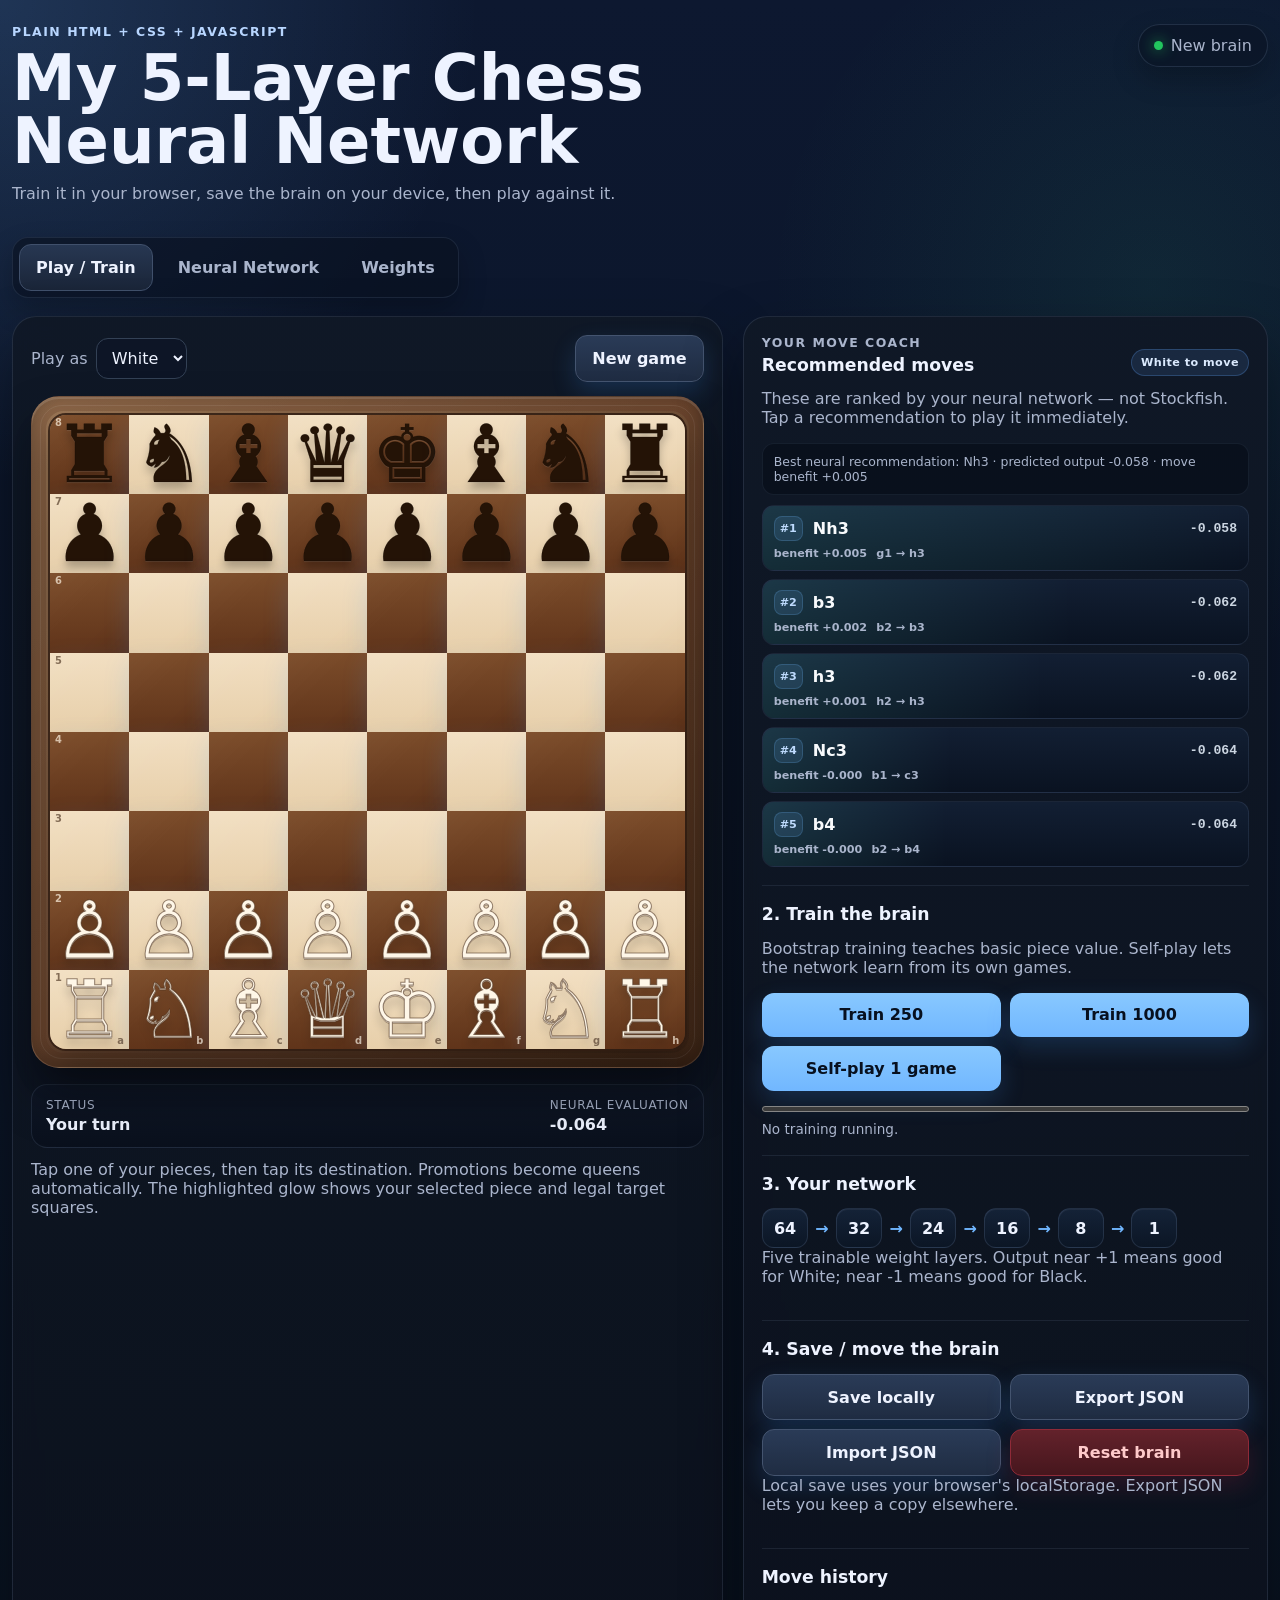
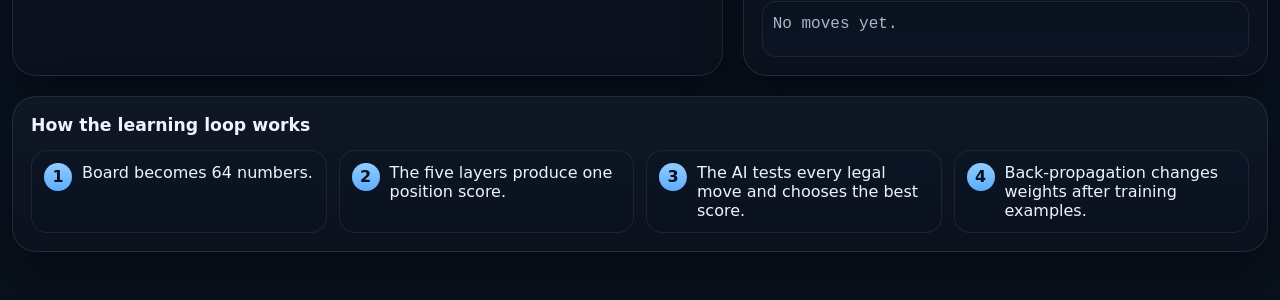
<file: index.html>
<!DOCTYPE html>
<html lang="en">
<head>
  <meta charset="UTF-8" />
  <meta name="viewport" content="width=device-width, initial-scale=1, viewport-fit=cover" />
  <meta name="theme-color" content="#111827" />
  <title>My 5-Layer Chess Neural Network</title>
  <link rel="stylesheet" href="styles.css" />
</head>
<body>
  <main class="app">
    <header class="hero">
      <div>
        <p class="eyebrow">PLAIN HTML + CSS + JAVASCRIPT</p>
        <h1>My 5-Layer Chess Neural Network</h1>
        <p class="subtitle">
          Train it in your browser, save the brain on your device, then play against it.
        </p>
      </div>
      <div class="brain-pill">
        <span class="dot"></span>
        <span id="brainState">Brain ready</span>
      </div>
    </header>

    <nav class="tabs" aria-label="App sections">
      <button id="playTabBtn" class="tab-button active" type="button" aria-selected="true">Play / Train</button>
      <button id="networkTabBtn" class="tab-button" type="button" aria-selected="false">Neural Network</button>
      <button id="weightsTabBtn" class="tab-button" type="button" aria-selected="false">Weights</button>
    </nav>

    <div id="playPanel" class="tab-panel active">
    <section class="layout">
      <div class="board-panel card">
        <div class="toolbar">
          <label>
            Play as
            <select id="sideSelect">
              <option value="w">White</option>
              <option value="b">Black</option>
            </select>
          </label>

          <button id="newGameBtn" class="secondary">New game</button>
        </div>

        <div class="board-shell">
          <div class="board-frame-accent"></div>
          <div id="board" class="board" aria-label="Chess board"></div>
        </div>

        <div class="status-box">
          <div>
            <span class="label">Status</span>
            <strong id="statusText">Ready</strong>
          </div>
          <div>
            <span class="label">Neural evaluation</span>
            <strong id="evalText">0.000</strong>
          </div>
        </div>

        <p class="hint">
          Tap one of your pieces, then tap its destination. Promotions become queens automatically. The highlighted glow shows your selected piece and legal target squares.
        </p>
      </div>

      <aside class="controls card">
        <section class="recommendations-section">
          <div class="section-title-row">
            <div>
              <p class="eyebrow">YOUR MOVE COACH</p>
              <h2>Recommended moves</h2>
            </div>
            <span id="recommendationTurnBadge" class="turn-badge">White to move</span>
          </div>
          <p class="tiny">
            These are ranked by your neural network — not Stockfish. Tap a recommendation to play it immediately.
          </p>
          <div id="recommendationSummary" class="recommendation-summary">Analyzing legal moves…</div>
          <div id="playerRecommendations" class="player-recommendations"></div>
        </section>

        <section>
          <h2>2. Train the brain</h2>
          <p>
            Bootstrap training teaches basic piece value. Self-play lets the network learn from its own games.
          </p>

          <div class="button-grid">
            <button id="train250Btn">Train 250</button>
            <button id="train1000Btn">Train 1000</button>
            <button id="selfPlayBtn">Self-play 1 game</button>
          </div>

          <div class="progress-wrap">
            <progress id="trainProgress" max="100" value="0"></progress>
            <span id="trainMessage">No training running.</span>
          </div>
        </section>

        <section>
          <h2>3. Your network</h2>
          <div class="network">
            <div>64</div><span>→</span>
            <div>32</div><span>→</span>
            <div>24</div><span>→</span>
            <div>16</div><span>→</span>
            <div>8</div><span>→</span>
            <div>1</div>
          </div>
          <p class="tiny">
            Five trainable weight layers. Output near +1 means good for White; near -1 means good for Black.
          </p>
        </section>

        <section>
          <h2>4. Save / move the brain</h2>
          <div class="button-grid">
            <button id="saveBtn" class="secondary">Save locally</button>
            <button id="exportBtn" class="secondary">Export JSON</button>
            <label class="file-button">
              Import JSON
              <input id="importInput" type="file" accept="application/json,.json" />
            </label>
            <button id="resetBrainBtn" class="danger">Reset brain</button>
          </div>
          <p class="tiny">
            Local save uses your browser's localStorage. Export JSON lets you keep a copy elsewhere.
          </p>
        </section>

        <section>
          <h2>Move history</h2>
          <div id="moveHistory" class="history">No moves yet.</div>
        </section>
      </aside>
    </section>

    <section class="explain card">
      <h2>How the learning loop works</h2>
      <div class="steps">
        <div><b>1</b><span>Board becomes 64 numbers.</span></div>
        <div><b>2</b><span>The five layers produce one position score.</span></div>
        <div><b>3</b><span>The AI tests every legal move and chooses the best score.</span></div>
        <div><b>4</b><span>Back-propagation changes weights after training examples.</span></div>
      </div>
    </section>
    </div>


    <section id="networkPanel" class="tab-panel" aria-labelledby="networkTabBtn">
      <div class="network-lab card">
        <div class="network-lab-header">
          <div>
            <p class="eyebrow">LIVE INFERENCE VISUALIZER</p>
            <h2>Watch the position travel through your network</h2>
            <p class="subtitle network-lab-subtitle">
              Every glowing node is a real activation from the current chess position. Bright connections are the strongest weighted contributions flowing toward the next layer.
            </p>
          </div>
          <div class="network-lab-actions">
            <button id="animateNetworkBtn" type="button">Replay pulse</button>
            <button id="refreshNetworkBtn" class="secondary" type="button">Recompute</button>
          </div>
        </div>

        <div class="network-readout-grid">
          <div class="network-readout move-readout">
            <span>Last move</span>
            <strong id="networkMoveLabel">Starting position</strong>
            <small id="networkMoveSquares">No move yet</small>
          </div>
          <div class="network-readout">
            <span>Output</span>
            <strong id="networkEvalValue">0.000</strong>
            <small>+1 White · −1 Black</small>
          </div>
          <div class="network-readout">
            <span>Training updates</span>
            <strong id="networkUpdateCount">0</strong>
            <small>Back-propagation steps</small>
          </div>
          <div class="network-readout">
            <span>Last mean |Δweight|</span>
            <strong id="networkDeltaValue">0.000000</strong>
            <small id="networkLearningRate">No update yet</small>
          </div>
        </div>

        <section class="decision-analysis">
          <div class="decision-heading">
            <div>
              <p class="eyebrow">MOVE → PULSE → OUTPUT</p>
              <h3>Decision analysis</h3>
              <p class="tiny">
                The network evaluates every legal candidate. Select one below to make the pulse show that candidate's resulting position without changing the real game.
              </p>
            </div>
            <div class="decision-actions">
              <button id="clearCandidatePreviewBtn" class="secondary" type="button">Current position</button>
              <button id="playCandidateBtn" type="button" disabled>Play selected move</button>
            </div>
          </div>

          <div class="decision-grid">
            <div>
              <div class="candidate-list-header">
                <strong id="candidateSideLabel">Legal moves</strong>
                <span id="candidateCountLabel">0 candidates</span>
              </div>
              <div id="candidateMoveList" class="candidate-move-list"></div>
            </div>

            <div id="candidateDetail" class="candidate-detail">
              <span class="candidate-detail-kicker">CURRENT POSITION</span>
              <strong>Choose a candidate move</strong>
              <p>Tap a move to preview the exact network pulse and inspect why the output changes.</p>
            </div>
          </div>
        </section>

        <div class="network-visual-stage">
          <canvas id="networkCanvas" class="network-canvas" aria-label="Live neural network activation visualization"></canvas>
          <div class="network-legend" aria-hidden="true">
            <span><i class="legend-positive"></i> positive activation / contribution</span>
            <span><i class="legend-negative"></i> negative activation / contribution</span>
            <span><i class="legend-neutral"></i> near zero</span>
          </div>
        </div>

        <div id="networkLayerSummary" class="network-layer-summary"></div>

        <div class="network-detail-grid">
          <section class="network-detail-card">
            <div class="detail-card-title">
              <span>01</span>
              <div><h3>Board-square influence</h3><p>Which occupied squares feed the first hidden layer most strongly.</p></div>
            </div>
            <div id="topInputInfluences" class="influence-list"></div>
          </section>

          <section class="network-detail-card">
            <div class="detail-card-title">
              <span>02</span>
              <div><h3>Strongest live connections</h3><p>Largest activation × weight signals anywhere in the network.</p></div>
            </div>
            <div id="topConnectionInfluences" class="influence-list"></div>
          </section>

          <section class="network-detail-card explanation-card">
            <div class="detail-card-title">
              <span>03</span>
              <div><h3>What the pulse means</h3><p>The selected move's score in plain language.</p></div>
            </div>
            <div id="pulseExplanation" class="pulse-explanation"></div>
          </section>
        </div>

        <div class="backprop-lab">
          <div>
            <p class="eyebrow">MANUAL LEARNING LAB</p>
            <h3>Back-propagate this exact position</h3>
            <p class="tiny">
              Pick the score you want the network to learn for the current board, then run one real gradient-descent update. The weights, biases, update counter, Weights tab and activations all change immediately.
            </p>
          </div>

          <div class="backprop-controls">
            <label class="range-control">
              <span>Target score <strong id="targetScoreValue">0.00</strong></span>
              <input id="targetScoreInput" type="range" min="-1" max="1" step="0.05" value="0" />
              <span class="range-ends"><small>Black −1</small><small>White +1</small></span>
            </label>

            <label class="range-control">
              <span>Learning rate <strong id="learningRateValue">0.010</strong></span>
              <input id="learningRateInput" type="range" min="0.001" max="0.050" step="0.001" value="0.010" />
              <span class="range-ends"><small>gentle</small><small>strong</small></span>
            </label>

            <button id="trainCurrentPositionBtn" class="train-current-button" type="button">Backpropagate current position</button>
          </div>
          <div id="manualTrainResult" class="manual-train-result" aria-live="polite">No manual update yet.</div>
        </div>
      </div>
    </section>

    <section id="weightsPanel" class="tab-panel" aria-labelledby="weightsTabBtn">
      <div class="weights-card card">
        <div class="weights-header">
          <div>
            <p class="eyebrow">LOOK INSIDE THE NETWORK</p>
            <h2>Weights &amp; Biases</h2>
            <p class="subtitle weights-subtitle">
              Inspect the exact numbers learned by each trainable layer. Positive and negative weights are shaded differently; stronger weights are more saturated.
            </p>
          </div>
          <div class="weights-actions">
            <label>
              Layer
              <select id="weightLayerSelect"></select>
            </label>
            <button id="refreshWeightsBtn" class="secondary" type="button">Refresh</button>
          </div>
        </div>

        <div id="weightStats" class="weight-stats"></div>

        <div class="weights-section">
          <div class="weights-section-title">
            <h3>Weight matrix</h3>
            <span id="weightMatrixShape" class="matrix-shape"></span>
          </div>
          <p id="weightMatrixHelp" class="tiny"></p>
          <div class="matrix-scroll">
            <table id="weightsTable" class="weights-table"></table>
          </div>
        </div>

        <div class="weights-section">
          <div class="weights-section-title">
            <h3>Biases</h3>
            <span id="biasCount" class="matrix-shape"></span>
          </div>
          <div id="biasGrid" class="bias-grid"></div>
        </div>
      </div>
    </section>
  </main>

  <!-- chess.js supplies legal chess rules. The neural network itself is entirely in app.js. -->
  <script src="chess.min.js"></script>
  <script src="app.js"></script>
</body>
</html>
</file>
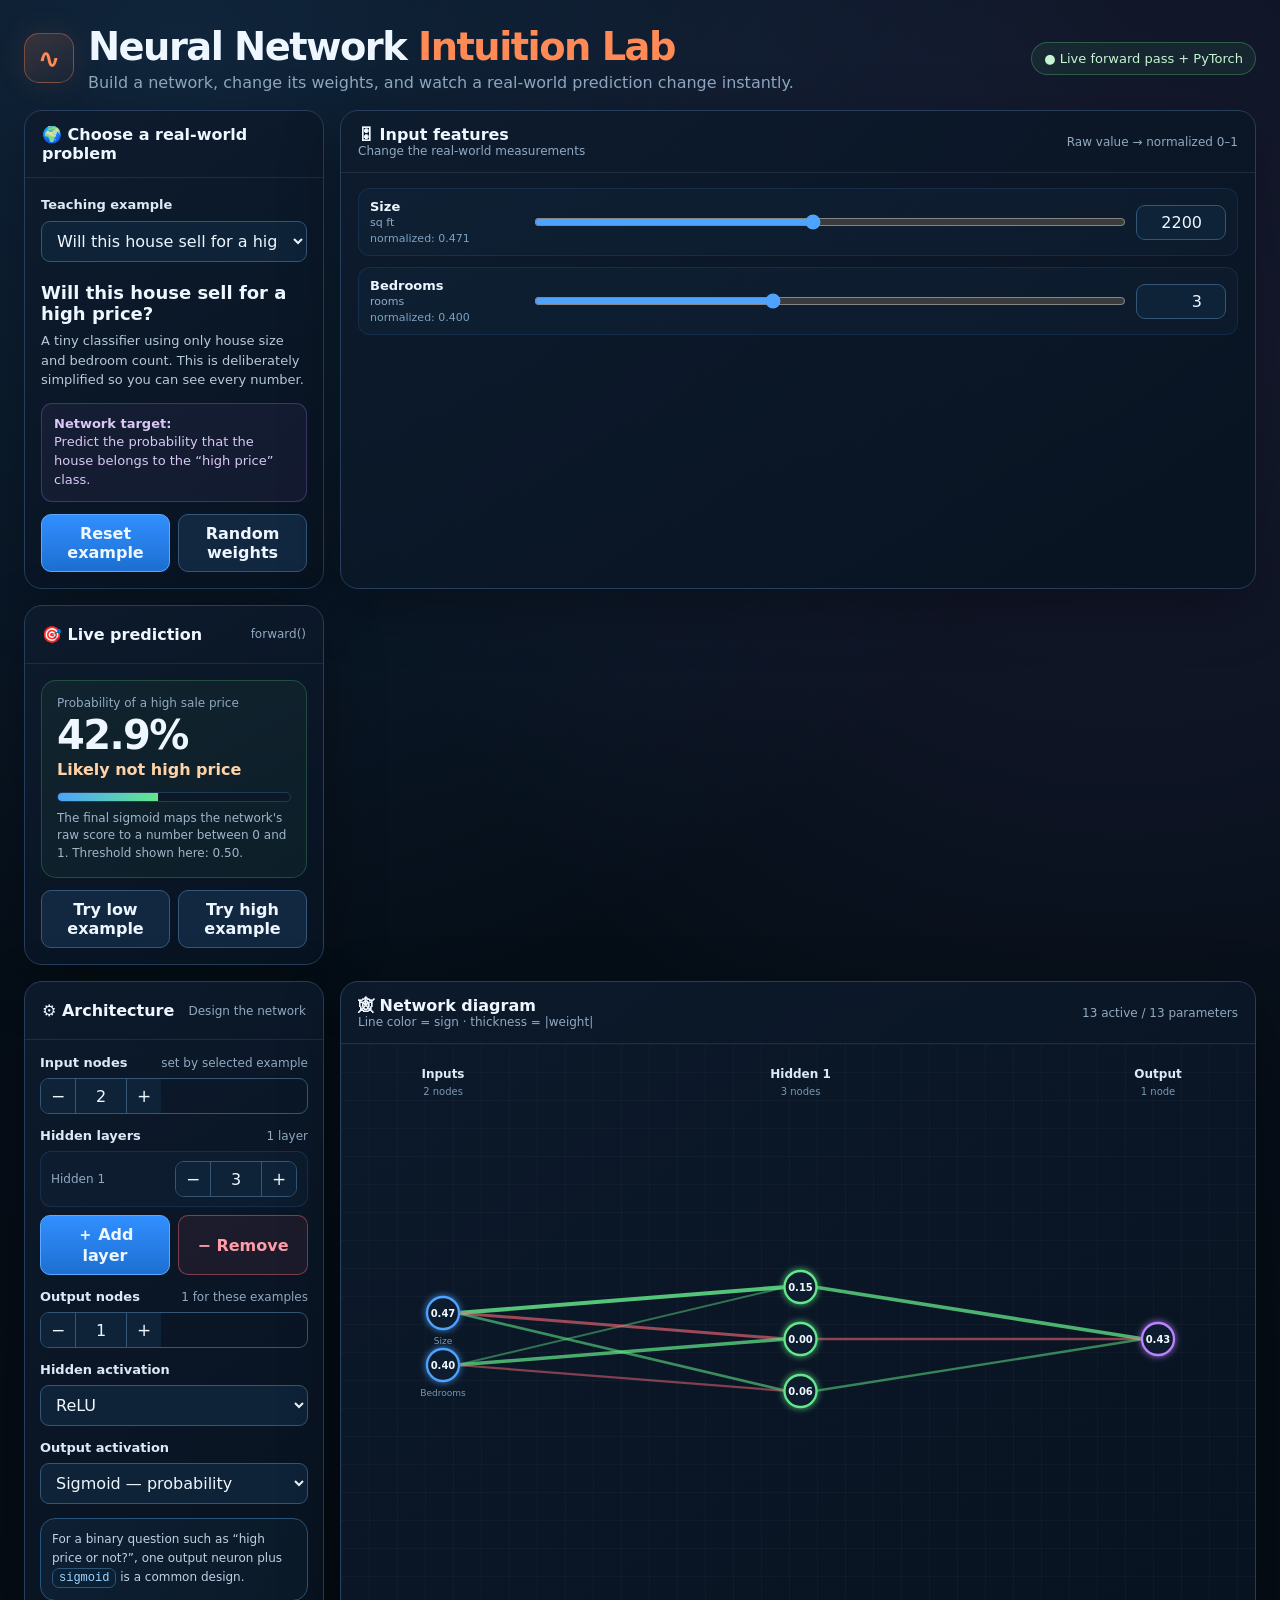
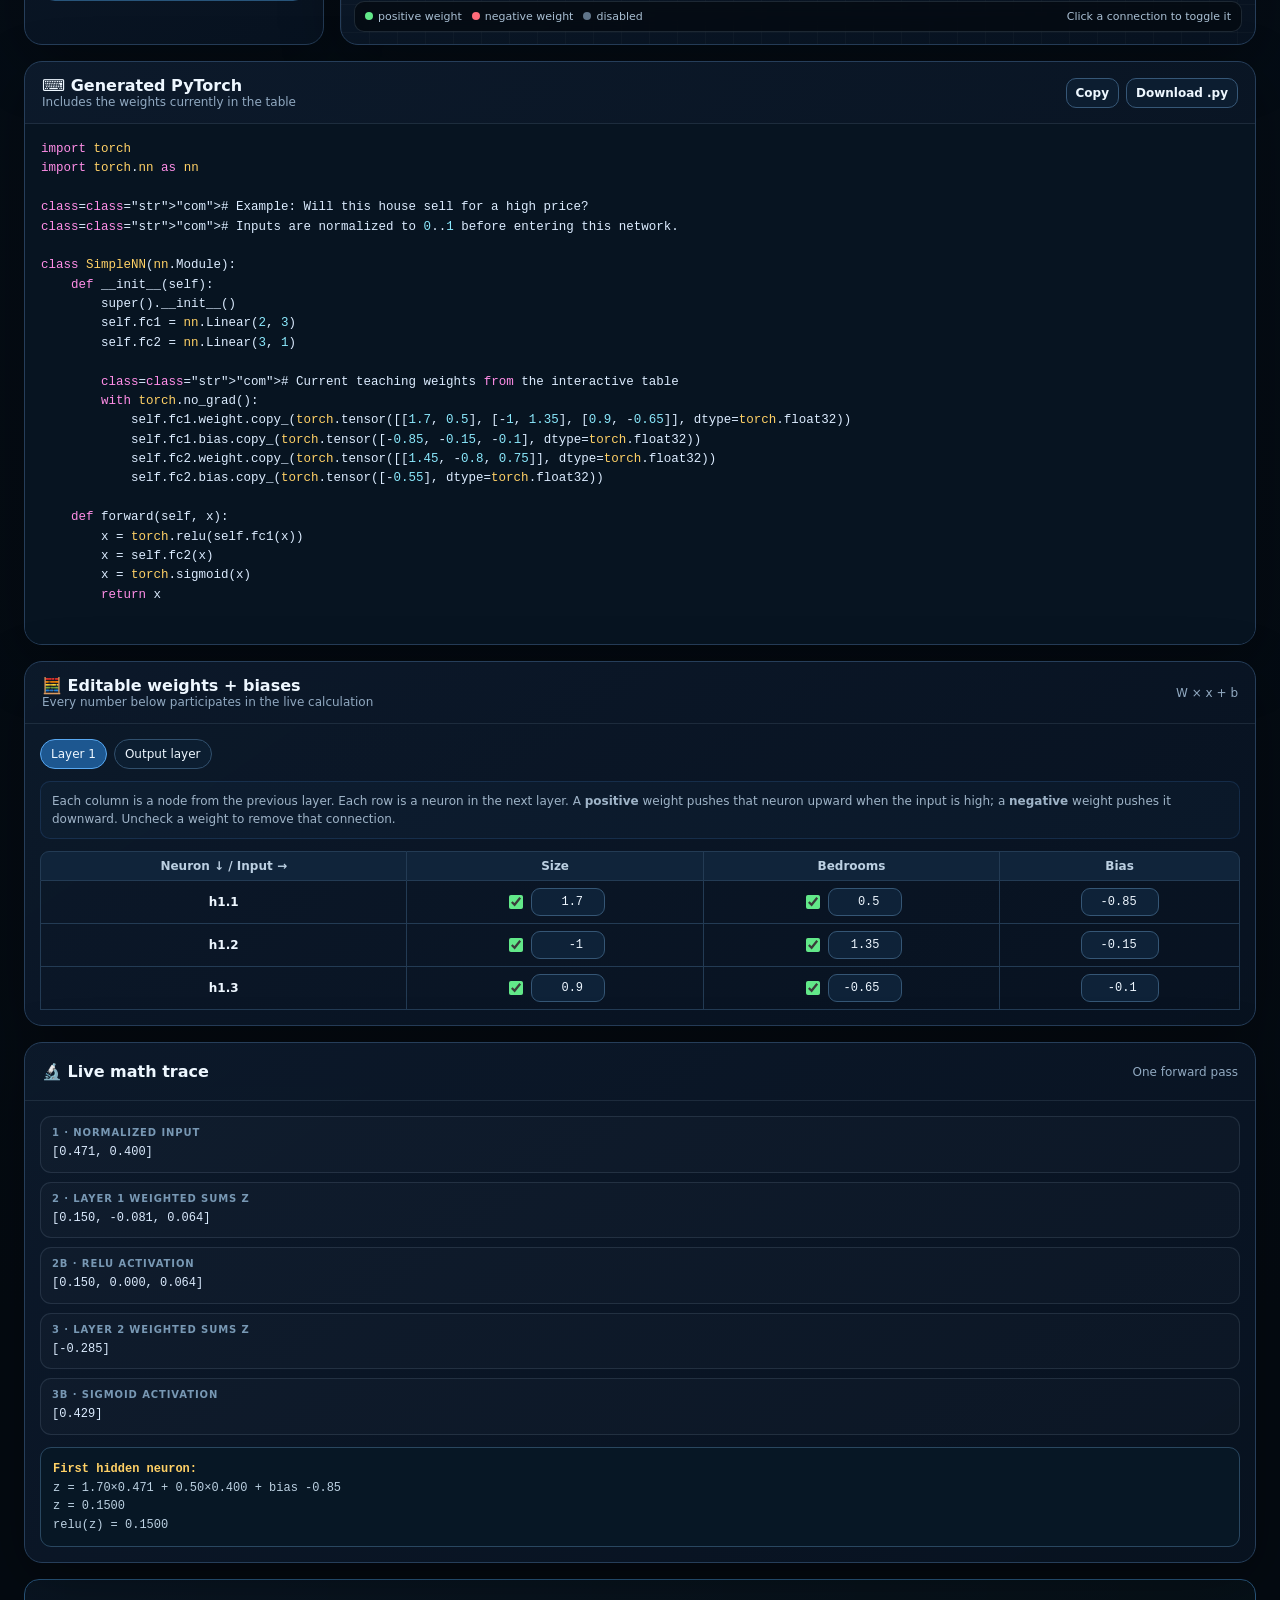
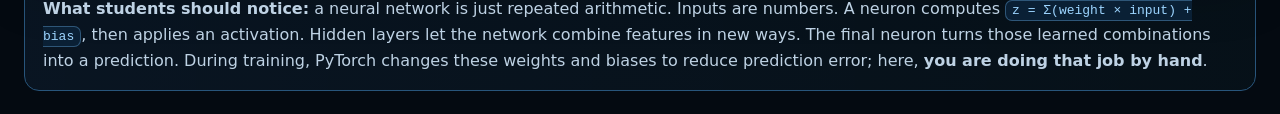
<file: intuition/interactive_pytorch_network_builder v1.1.html>
<!doctype html>
<html lang="en">
<head>
<meta charset="utf-8" />
<meta name="viewport" content="width=device-width,initial-scale=1" />
<title>Neural Network Intuition Lab — PyTorch Builder</title>
<style>
:root{
  --bg:#06101b;--bg2:#091727;--panel:rgba(13,27,45,.9);--panel2:rgba(8,19,33,.95);
  --border:#263e5a;--text:#eef7ff;--muted:#91a9c1;--blue:#4da3ff;--cyan:#4de0ff;
  --green:#62e889;--purple:#ba83ff;--orange:#ff8a55;--red:#ff6b7a;--yellow:#ffd166;
  --shadow:0 18px 60px rgba(0,0,0,.32);
}
*{box-sizing:border-box}
html{scroll-behavior:smooth}
body{
  margin:0;min-height:100vh;color:var(--text);
  font-family:Inter,ui-sans-serif,system-ui,-apple-system,BlinkMacSystemFont,"Segoe UI",sans-serif;
  background:
    radial-gradient(circle at 14% 2%,rgba(77,163,255,.14),transparent 28%),
    radial-gradient(circle at 88% 10%,rgba(186,131,255,.10),transparent 25%),
    linear-gradient(180deg,var(--bg),#040a11 88%);
}
button,input,select{font:inherit}
button{color:inherit}
.app{max-width:1680px;margin:auto;padding:24px}
header{display:flex;align-items:center;justify-content:space-between;gap:18px;margin-bottom:18px}
.brand{display:flex;align-items:center;gap:14px}
.logo{
  width:50px;height:50px;border-radius:15px;display:grid;place-items:center;font-size:27px;font-weight:900;
  color:var(--orange);border:1px solid rgba(255,138,85,.38);
  background:linear-gradient(145deg,rgba(255,138,85,.18),rgba(255,138,85,.04));
  box-shadow:0 0 32px rgba(255,138,85,.10)
}
h1{margin:0;font-size:clamp(24px,3vw,42px);letter-spacing:-.04em}
.subtitle{color:var(--muted);margin-top:4px}
.badge{
  padding:8px 12px;border:1px solid rgba(98,232,137,.28);border-radius:999px;
  background:rgba(98,232,137,.07);color:#c5f5d2;font-size:13px;white-space:nowrap
}
.panel{
  background:linear-gradient(145deg,var(--panel),var(--panel2));border:1px solid var(--border);
  border-radius:18px;box-shadow:var(--shadow);overflow:hidden
}
.panel-head{
  min-height:58px;padding:14px 17px;border-bottom:1px solid rgba(145,169,193,.14);
  display:flex;justify-content:space-between;align-items:center;gap:12px
}
.panel-title{font-weight:850;display:flex;align-items:center;gap:9px}
.tiny{font-size:12px;color:var(--muted)}
.btn{
  border:1px solid #365777;background:#122840;color:var(--text);border-radius:10px;padding:9px 11px;
  font-weight:750;cursor:pointer;transition:.16s ease
}
.btn:hover{transform:translateY(-1px);border-color:#5682ac}
.btn.primary{background:linear-gradient(180deg,#318fff,#1d6fd1);border-color:#5caaff}
.btn.danger{color:#ff9ca7;border-color:rgba(255,107,122,.44);background:rgba(255,107,122,.07)}
.btn.ghost{padding:7px 9px;font-size:12px;background:#0c1d30}
input,select{
  color:var(--text);background:#0e2238;border:1px solid #355675;border-radius:9px;outline:none
}
select{padding:9px 11px}
input[type=number]{padding:7px 8px}
input[type=range]{accent-color:var(--blue);width:100%}

/* Example lab */
.lab{
  display:grid;grid-template-columns:330px minmax(420px,1fr) 360px;gap:16px;margin-bottom:16px
}
.example-picker{padding:16px}
.example-picker select{width:100%;margin:8px 0 13px}
.example-title{font-size:18px;font-weight:850;margin:7px 0}
.example-desc{color:#b7cada;line-height:1.5;font-size:13px}
.target-box{
  margin-top:13px;padding:11px 12px;border-radius:11px;border:1px solid rgba(186,131,255,.25);
  background:rgba(186,131,255,.06);font-size:13px;color:#d9c8f5;line-height:1.45
}
.feature-area{padding:15px 17px;display:grid;gap:11px}
.feature-row{
  display:grid;grid-template-columns:150px 1fr 90px;gap:12px;align-items:center;
  padding:10px 11px;border:1px solid rgba(77,163,255,.12);border-radius:12px;background:rgba(77,163,255,.035)
}
.feature-name{font-size:13px;font-weight:750}
.feature-unit{display:block;color:var(--muted);font-size:11px;margin-top:2px}
.feature-row input[type=number]{width:100%;text-align:right}
.norm{font-size:11px;color:#7ca2c2;margin-top:3px}
.prediction{padding:16px}
.pred-main{
  border:1px solid rgba(98,232,137,.22);border-radius:15px;background:rgba(98,232,137,.05);padding:15px
}
.pred-label{font-size:12px;color:var(--muted)}
.pred-value{font-size:40px;font-weight:900;letter-spacing:-.04em;margin:2px 0}
.pred-class{font-weight:800;color:#dff8e5}
.meter{height:10px;border-radius:999px;background:#0a1828;overflow:hidden;margin:13px 0 8px;border:1px solid #213b55}
.meter>div{height:100%;width:50%;background:linear-gradient(90deg,var(--blue),var(--green));transition:width .2s}
.pred-note{font-size:12px;color:#9fb5c9;line-height:1.45}
.sample-actions{display:grid;grid-template-columns:1fr 1fr;gap:8px;margin-top:12px}

/* Main builder */
.main-grid{display:grid;grid-template-columns:310px minmax(470px,1fr) minmax(430px,.9fr);gap:16px}
.controls{padding:15px;display:grid;gap:14px}
.control-row{display:grid;gap:8px}
.label-row{display:flex;align-items:center;justify-content:space-between;gap:10px}
label{font-size:13px;font-weight:700;color:#dceaf6}
.stepper{display:grid;grid-template-columns:34px 52px 34px;border:1px solid #355675;border-radius:9px;overflow:hidden}
.stepper button,.stepper input{height:34px;border:0;background:#0e2238;color:var(--text);text-align:center}
.stepper button{cursor:pointer;font-size:17px}
.stepper input{width:100%;border-left:1px solid #355675;border-right:1px solid #355675;border-radius:0;padding:0}
.stepper input::-webkit-inner-spin-button,.stepper input::-webkit-outer-spin-button{-webkit-appearance:none;margin:0}
.hidden-list{display:grid;gap:8px}
.hidden-item{
  padding:9px 10px;border:1px solid rgba(77,163,255,.14);border-radius:11px;background:rgba(77,163,255,.035);
  display:flex;justify-content:space-between;align-items:center
}
.actions{display:grid;grid-template-columns:1fr 1fr;gap:8px}
.diagram-wrap{
  height:600px;position:relative;background:
  linear-gradient(rgba(255,255,255,.022) 1px,transparent 1px),
  linear-gradient(90deg,rgba(255,255,255,.022) 1px,transparent 1px);background-size:28px 28px
}
#network{width:100%;height:100%;display:block}
.legend{
  position:absolute;left:13px;right:13px;bottom:12px;padding:8px 10px;border-radius:10px;
  display:flex;justify-content:space-between;gap:12px;flex-wrap:wrap;background:rgba(4,10,17,.76);
  border:1px solid rgba(145,169,193,.18);backdrop-filter:blur(7px);font-size:11px;color:#a9bfd2
}
.legend-left{display:flex;gap:10px;flex-wrap:wrap}
.sw{width:8px;height:8px;border-radius:50%;display:inline-block;margin-right:5px}
.edge{cursor:pointer;transition:.14s}
.edge:hover{stroke:var(--yellow)!important;stroke-width:4!important}
.node circle{stroke-width:2.3}
.layer-title{fill:#dbeaf6;font-size:12px;font-weight:850}
.layer-size{fill:#7898b4;font-size:10px}
.node-value{fill:#eff8ff;font-size:10px;font-weight:850}
.node-name{fill:#7898b4;font-size:9px}
.code-panel{display:flex;flex-direction:column}
pre{
  margin:0;min-height:600px;max-height:600px;overflow:auto;padding:16px;background:#071421;
  color:#dcecff;font:12.5px/1.55 "SFMono-Regular",Consolas,"Liberation Mono",monospace
}
code .kw{color:#ff8ee7} code .str{color:#ffb86c} code .com{color:#78a985}
code .num{color:#8be9fd} code .cls{color:#ffd166}

/* Weights */
.weights-section{margin-top:16px}
.weights-layout{display:grid;grid-template-columns:minmax(0,1fr) 390px;gap:16px}
.weights-wrap{padding:15px;overflow:auto;max-height:650px}
.layer-tabs{display:flex;gap:7px;flex-wrap:wrap;margin-bottom:12px}
.layer-tab{
  border:1px solid #31506d;background:#0c1e31;border-radius:999px;padding:7px 10px;font-size:12px;cursor:pointer
}
.layer-tab.active{background:#1d5790;border-color:#58a8f1}
.weight-help{
  margin:0 0 12px;color:#9fb4c8;font-size:12px;line-height:1.5;
  padding:10px 11px;border:1px solid rgba(77,163,255,.14);border-radius:10px;background:rgba(77,163,255,.035)
}
table{border-collapse:separate;border-spacing:0;width:100%;font-size:12px}
th,td{border-right:1px solid #233b54;border-bottom:1px solid #233b54;padding:7px;text-align:center;white-space:nowrap}
th{background:#10243a;color:#bcd0e2;position:sticky;top:0;z-index:2}
tr:first-child th:first-child{border-top-left-radius:9px}
tr:first-child th:last-child{border-top-right-radius:9px}
th:first-child,td:first-child{border-left:1px solid #233b54}
tr:first-child th{border-top:1px solid #233b54}
.weight-input{width:74px;text-align:right;padding:6px!important;font-family:monospace}
.bias-input{width:78px;text-align:right;padding:6px!important;font-family:monospace}
.off-cell{opacity:.42}
.cell-wrap{display:flex;align-items:center;justify-content:center;gap:5px}
.edge-toggle{accent-color:var(--green);width:14px;height:14px}
.math-panel{padding:15px}
.pipeline{display:grid;gap:9px}
.pipe-step{
  border:1px solid rgba(145,169,193,.16);border-radius:11px;padding:10px 11px;background:rgba(255,255,255,.018)
}
.pipe-kicker{font-size:10px;text-transform:uppercase;letter-spacing:.09em;color:#7898b4;font-weight:850}
.pipe-value{font-family:monospace;font-size:12px;color:#dcecff;margin-top:5px;line-height:1.55;word-break:break-word}
.formula{
  margin-top:12px;padding:12px;border-radius:11px;background:#071725;border:1px solid #294760;
  color:#bcd1e2;font:12px/1.55 monospace
}
.formula b{color:var(--yellow)}
.explain{
  margin-top:16px;padding:16px 18px;border:1px solid #28557b;border-radius:15px;
  background:linear-gradient(90deg,rgba(77,163,255,.07),rgba(77,224,255,.03));line-height:1.6;color:#bed2e4
}
.pill{font-family:monospace;background:#0a2035;border:1px solid #2e5678;border-radius:7px;padding:2px 6px;color:#9dd5ff}
.toast{
  position:fixed;right:22px;bottom:22px;opacity:0;transform:translateY(8px);pointer-events:none;transition:.18s;
  padding:10px 13px;border-radius:10px;background:#102942;border:1px solid #38678e;box-shadow:var(--shadow)
}
.toast.show{opacity:1;transform:none}
@media(max-width:1280px){
  .lab{grid-template-columns:300px 1fr}.prediction{grid-column:1/-1}
  .main-grid{grid-template-columns:300px 1fr}.code-panel{grid-column:1/-1}
  pre{min-height:430px;max-height:520px}.weights-layout{grid-template-columns:1fr}
}
@media(max-width:800px){
  .app{padding:12px}.badge{display:none}.lab,.main-grid{grid-template-columns:1fr}
  .prediction,.code-panel{grid-column:auto}.feature-row{grid-template-columns:1fr}
  .diagram-wrap{height:540px}.weights-layout{grid-template-columns:1fr}
}
</style>
</head>
<body>
<div class="app">
<header>
  <div class="brand">
    <div class="logo">∿</div>
    <div>
      <h1>Neural Network <span style="color:var(--orange)">Intuition Lab</span></h1>
      <div class="subtitle">Build a network, change its weights, and watch a real-world prediction change instantly.</div>
    </div>
  </div>
  <div class="badge">● Live forward pass + PyTorch</div>
</header>

<section class="lab">
  <div class="panel">
    <div class="panel-head"><div class="panel-title">🌍 Choose a real-world problem</div></div>
    <div class="example-picker">
      <label for="exampleSelect">Teaching example</label>
      <select id="exampleSelect"></select>
      <div class="example-title" id="exampleTitle"></div>
      <div class="example-desc" id="exampleDesc"></div>
      <div class="target-box"><b>Network target:</b><br><span id="targetText"></span></div>
      <div class="sample-actions">
        <button class="btn primary" id="loadExample">Reset example</button>
        <button class="btn" id="randomizeWeights">Random weights</button>
      </div>
    </div>
  </div>

  <div class="panel">
    <div class="panel-head">
      <div>
        <div class="panel-title">🎛 Input features</div>
        <div class="tiny">Change the real-world measurements</div>
      </div>
      <div class="tiny">Raw value → normalized 0–1</div>
    </div>
    <div class="feature-area" id="featureArea"></div>
  </div>

  <div class="panel">
    <div class="panel-head"><div class="panel-title">🎯 Live prediction</div><div class="tiny">forward()</div></div>
    <div class="prediction">
      <div class="pred-main">
        <div class="pred-label" id="predictionQuestion"></div>
        <div class="pred-value" id="predictionValue">50.0%</div>
        <div class="pred-class" id="predictionClass"></div>
        <div class="meter"><div id="predictionBar"></div></div>
        <div class="pred-note" id="predictionNote"></div>
      </div>
      <div class="sample-actions">
        <button class="btn" id="lowSample">Try low example</button>
        <button class="btn" id="highSample">Try high example</button>
      </div>
    </div>
  </div>
</section>

<main class="main-grid">
  <section class="panel">
    <div class="panel-head"><div class="panel-title">⚙ Architecture</div><div class="tiny">Design the network</div></div>
    <div class="controls">
      <div class="control-row">
        <div class="label-row"><label>Input nodes</label><span class="tiny" id="inputLocked"></span></div>
        <div id="inputStepper"></div>
      </div>
      <div class="control-row">
        <div class="label-row"><label>Hidden layers</label><span class="tiny" id="hiddenCount"></span></div>
        <div id="hiddenList" class="hidden-list"></div>
        <div class="actions">
          <button class="btn primary" id="addLayer">＋ Add layer</button>
          <button class="btn danger" id="removeLayer">− Remove</button>
        </div>
      </div>
      <div class="control-row">
        <div class="label-row"><label>Output nodes</label><span class="tiny">1 for these examples</span></div>
        <div id="outputStepper"></div>
      </div>
      <div class="control-row">
        <label for="activation">Hidden activation</label>
        <select id="activation">
          <option value="relu">ReLU</option>
          <option value="tanh">Tanh</option>
          <option value="sigmoid">Sigmoid</option>
          <option value="leaky_relu">Leaky ReLU</option>
          <option value="gelu">GELU</option>
        </select>
      </div>
      <div class="control-row">
        <label for="outputActivation">Output activation</label>
        <select id="outputActivation">
          <option value="sigmoid">Sigmoid — probability</option>
          <option value="none">None — raw score</option>
        </select>
      </div>
      <div class="explain" style="margin:0;padding:11px;font-size:12px">
        For a binary question such as “high price or not?”, one output neuron plus <span class="pill">sigmoid</span> is a common design.
      </div>
    </div>
  </section>

  <section class="panel">
    <div class="panel-head">
      <div><div class="panel-title">🕸 Network diagram</div><div class="tiny">Line color = sign · thickness = |weight|</div></div>
      <div class="tiny" id="paramCount"></div>
    </div>
    <div class="diagram-wrap">
      <svg id="network" viewBox="0 0 860 600" aria-label="Live neural network diagram"></svg>
      <div class="legend">
        <div class="legend-left">
          <span><i class="sw" style="background:var(--green)"></i>positive weight</span>
          <span><i class="sw" style="background:var(--red)"></i>negative weight</span>
          <span><i class="sw" style="background:#60758a"></i>disabled</span>
        </div>
        <span>Click a connection to toggle it</span>
      </div>
    </div>
  </section>

  <section class="panel code-panel">
    <div class="panel-head">
      <div><div class="panel-title">⌨ Generated PyTorch</div><div class="tiny">Includes the weights currently in the table</div></div>
      <div style="display:flex;gap:7px">
        <button class="btn ghost" id="copyCode">Copy</button>
        <button class="btn ghost" id="downloadPy">Download .py</button>
      </div>
    </div>
    <pre><code id="code"></code></pre>
  </section>
</main>

<section class="weights-section">
  <div class="weights-layout">
    <section class="panel">
      <div class="panel-head">
        <div>
          <div class="panel-title">🧮 Editable weights + biases</div>
          <div class="tiny">Every number below participates in the live calculation</div>
        </div>
        <div class="tiny">W × x + b</div>
      </div>
      <div class="weights-wrap">
        <div class="layer-tabs" id="layerTabs"></div>
        <div class="weight-help">
          Each column is a node from the previous layer. Each row is a neuron in the next layer.
          A <b>positive</b> weight pushes that neuron upward when the input is high; a <b>negative</b> weight pushes it downward.
          Uncheck a weight to remove that connection.
        </div>
        <div id="weightTable"></div>
      </div>
    </section>

    <section class="panel">
      <div class="panel-head"><div class="panel-title">🔬 Live math trace</div><div class="tiny">One forward pass</div></div>
      <div class="math-panel">
        <div class="pipeline" id="pipeline"></div>
        <div class="formula" id="formula"></div>
      </div>
    </section>
  </div>
</section>

<div class="explain">
  <b>What students should notice:</b> a neural network is just repeated arithmetic.
  Inputs are numbers. A neuron computes <span class="pill">z = Σ(weight × input) + bias</span>, then applies an activation.
  Hidden layers let the network combine features in new ways. The final neuron turns those learned combinations into a prediction.
  During training, PyTorch changes these weights and biases to reduce prediction error; here, <b>you are doing that job by hand</b>.
</div>
</div>
<div class="toast" id="toast"></div>

<script>
(() => {
const examples = [
  {
    id:'house',
    title:'Will this house sell for a high price?',
    desc:'A tiny classifier using only house size and bedroom count. This is deliberately simplified so you can see every number.',
    target:'Predict the probability that the house belongs to the “high price” class.',
    question:'Probability of a high sale price',
    positive:'Likely high price', negative:'Likely not high price',
    features:[
      {name:'Size',unit:'sq ft',min:600,max:4000,step:50,value:2200,low:900,high:3400},
      {name:'Bedrooms',unit:'rooms',min:1,max:6,step:1,value:3,low:1,high:5}
    ],
    hidden:[3], activation:'relu', outputActivation:'sigmoid',
    weights:[
      [[1.7,0.5],[-1.0,1.35],[0.9,-0.65]],
      [[1.45,-0.8,0.75]]
    ],
    biases:[[-0.85,-0.15,-0.10],[-0.55]]
  },
  {
    id:'student',
    title:'Will a student pass the course?',
    desc:'Combine study time, attendance, and assignment completion into a simple pass-probability model.',
    target:'Predict the probability that the student finishes the course with a passing result.',
    question:'Probability of passing',
    positive:'Likely pass', negative:'At risk of not passing',
    features:[
      {name:'Study time',unit:'hours/week',min:0,max:20,step:1,value:8,low:2,high:16},
      {name:'Attendance',unit:'%',min:40,max:100,step:1,value:82,low:55,high:98},
      {name:'Assignments done',unit:'%',min:0,max:100,step:5,value:75,low:25,high:100}
    ],
    hidden:[4], activation:'relu', outputActivation:'sigmoid',
    weights:[
      [[1.0,1.15,.75],[-.45,1.25,.8],[1.1,-.25,.95],[.55,.7,1.3]],
      [[.8,.85,.7,1.0]]
    ],
    biases:[[-.8,-.65,-.7,-.95],[-1.0]]
  },
  {
    id:'plant',
    title:'Does this plant need watering?',
    desc:'A sensor-style example. Low soil moisture, hotter temperature, and more days since watering can combine into a watering decision.',
    target:'Predict the probability that the plant should be watered now.',
    question:'Probability the plant needs water',
    positive:'Watering recommended', negative:'Probably okay for now',
    features:[
      {name:'Soil moisture',unit:'%',min:0,max:100,step:1,value:35,low:80,high:12,invert:true},
      {name:'Temperature',unit:'°C',min:10,max:40,step:1,value:27,low:18,high:36},
      {name:'Days since water',unit:'days',min:0,max:10,step:1,value:4,low:1,high:9}
    ],
    hidden:[4], activation:'relu', outputActivation:'sigmoid',
    weights:[
      [[1.45,.3,.55],[.65,1.0,.85],[1.2,.5,1.15],[.2,.8,.55]],
      [[1.05,.75,.95,.55]]
    ],
    biases:[[-.6,-.7,-.9,-.5],[-.95]]
  },
  {
    id:'spam',
    title:'Is this email likely to be spam?',
    desc:'A toy spam filter based on a few observable features. Real filters use far more signals, but the neural-network mechanics are the same.',
    target:'Predict the probability that an email belongs to the spam class.',
    question:'Probability of spam',
    positive:'Likely spam', negative:'Likely not spam',
    features:[
      {name:'Links',unit:'count',min:0,max:12,step:1,value:3,low:0,high:10},
      {name:'Exclamation marks',unit:'count',min:0,max:15,step:1,value:4,low:0,high:13},
      {name:'Sender known',unit:'0=no, 1=yes',min:0,max:1,step:1,value:0,low:1,high:0,invert:true}
    ],
    hidden:[4,3], activation:'relu', outputActivation:'sigmoid',
    weights:[
      [[1.0,.8,.7],[.4,1.3,.65],[1.15,.35,.75],[.65,.9,.55]],
      [[.8,.4,.75,1.0],[.3,1.0,.65,.55],[.75,.8,.45,.6]],
      [[1.0,.8,.95]]
    ],
    biases:[[-.65,-.7,-.8,-.55],[-.6,-.7,-.65],[-.85]]
  },
  {
    id:'bike',
    title:'Will bike-rental demand be high?',
    desc:'A simple city-planning example using temperature, rainfall, and whether it is a weekend.',
    target:'Predict the probability that bike-rental demand will be high.',
    question:'Probability of high bike demand',
    positive:'Likely high demand', negative:'Likely lower demand',
    features:[
      {name:'Temperature',unit:'°C',min:0,max:38,step:1,value:22,low:5,high:28},
      {name:'Rainfall',unit:'mm',min:0,max:30,step:1,value:2,low:25,high:0,invert:true},
      {name:'Weekend',unit:'0=no, 1=yes',min:0,max:1,step:1,value:1,low:0,high:1}
    ],
    hidden:[4], activation:'tanh', outputActivation:'sigmoid',
    weights:[
      [[1.0,.8,.5],[.7,1.15,.6],[.8,.55,1.0],[1.15,.7,.35]],
      [[.9,.7,.8,.65]]
    ],
    biases:[[-.65,-.75,-.7,-.8],[-.55]]
  }
];

const state = {
  exampleId:'house', features:[], hidden:[], output:1, activation:'relu', outputActivation:'sigmoid',
  weights:[], biases:[], enabled:[], activeWeightLayer:0
};

const $ = s => document.querySelector(s);
const clamp=(v,a,b)=>Math.max(a,Math.min(b,v));
const round=(v,n=3)=>Number(v.toFixed(n));
const currentExample=()=>examples.find(e=>e.id===state.exampleId);

function deepCopy(x){return JSON.parse(JSON.stringify(x))}
function layerSizes(){return [state.features.length,...state.hidden,state.output]}

function loadExample(id=state.exampleId){
  const ex=examples.find(x=>x.id===id);
  state.exampleId=ex.id;
  state.features=deepCopy(ex.features);
  state.hidden=[...ex.hidden];
  state.output=1;
  state.activation=ex.activation;
  state.outputActivation=ex.outputActivation;
  state.weights=deepCopy(ex.weights);
  state.biases=deepCopy(ex.biases);
  state.enabled=state.weights.map(layer=>layer.map(row=>row.map(()=>true)));
  state.activeWeightLayer=0;
  syncSelectors();
  buildFeatureControls();
  buildArchitectureControls();
  renderAll();
}

function syncSelectors(){
  $('#exampleSelect').value=state.exampleId;
  $('#activation').value=state.activation;
  $('#outputActivation').value=state.outputActivation;
  const ex=currentExample();
  $('#exampleTitle').textContent=ex.title;
  $('#exampleDesc').textContent=ex.desc;
  $('#targetText').textContent=ex.target;
  $('#predictionQuestion').textContent=ex.question;
}

function normalizeFeature(f){
  let n=(Number(f.value)-f.min)/(f.max-f.min);
  n=clamp(n,0,1);
  return f.invert ? 1-n : n;
}

function buildFeatureControls(){
  const area=$('#featureArea');area.innerHTML='';
  state.features.forEach((f,i)=>{
    const row=document.createElement('div');row.className='feature-row';
    row.innerHTML=`
      <div><div class="feature-name">${f.name}</div><span class="feature-unit">${f.unit}</span><div class="norm" id="norm-${i}"></div></div>
      <input type="range" min="${f.min}" max="${f.max}" step="${f.step}" value="${f.value}" data-fi="${i}" class="feature-range">
      <input type="number" min="${f.min}" max="${f.max}" step="${f.step}" value="${f.value}" data-fi="${i}" class="feature-number">
    `;
    area.append(row);
  });
  area.querySelectorAll('.feature-range,.feature-number').forEach(el=>{
    el.addEventListener('input',()=>{
      const i=Number(el.dataset.fi),f=state.features[i];
      f.value=clamp(Number(el.value),f.min,f.max);
      const other=area.querySelector(`${el.classList.contains('feature-range')?'.feature-number':'.feature-range'}[data-fi="${i}"]`);
      other.value=f.value;
      renderAll(false);
    });
  });
  updateNormLabels();
}

function updateNormLabels(){
  state.features.forEach((f,i)=>{
    const el=$(`#norm-${i}`);
    if(el)el.textContent=`normalized: ${normalizeFeature(f).toFixed(3)}${f.invert?' (direction flipped)':''}`;
  });
}

function makeStepper(value,min,max,onChange,disabled=false){
  const wrap=document.createElement('div');wrap.className='stepper';
  const minus=document.createElement('button');minus.textContent='−';
  const input=document.createElement('input');input.type='number';input.value=value;input.min=min;input.max=max;
  const plus=document.createElement('button');plus.textContent='+';
  [minus,input,plus].forEach(x=>x.disabled=disabled);
  minus.onclick=()=>{input.value=Math.max(min,Number(input.value)-1);input.dispatchEvent(new Event('change'))}
  plus.onclick=()=>{input.value=Math.min(max,Number(input.value)+1);input.dispatchEvent(new Event('change'))}
  input.onchange=()=>{const v=clamp(Number(input.value)||min,min,max);input.value=v;onChange(v)}
  wrap.append(minus,input,plus);return wrap
}

function buildArchitectureControls(){
  $('#inputLocked').textContent='set by selected example';
  $('#inputStepper').replaceChildren(makeStepper(state.features.length,1,10,()=>{},true));
  $('#outputStepper').replaceChildren(makeStepper(1,1,1,()=>{},true));
  const list=$('#hiddenList');list.innerHTML='';
  state.hidden.forEach((n,i)=>{
    const row=document.createElement('div');row.className='hidden-item';
    const name=document.createElement('span');name.textContent=`Hidden ${i+1}`;name.className='tiny';
    row.append(name,makeStepper(n,1,8,v=>changeHiddenSize(i,v)));
    list.append(row);
  });
  $('#hiddenCount').textContent=`${state.hidden.length} layer${state.hidden.length===1?'':'s'}`;
}

function seededWeight(layer,o,i){
  const x=Math.sin((layer+1)*17.17+(o+1)*7.31+(i+1)*3.97)*0.85;
  return round(x,2)
}
function seededBias(layer,o){return round(Math.sin((layer+2)*4.3+(o+1)*2.1)*.35,2)}

function rebuildParameters(){
  const sizes=layerSizes(), oldW=state.weights, oldB=state.biases, oldE=state.enabled;
  const nw=[],nb=[],ne=[];
  for(let l=0;l<sizes.length-1;l++){
    nw[l]=[];ne[l]=[];nb[l]=[];
    for(let o=0;o<sizes[l+1];o++){
      nw[l][o]=[];ne[l][o]=[];
      nb[l][o]=oldB?.[l]?.[o] ?? seededBias(l,o);
      for(let i=0;i<sizes[l];i++){
        nw[l][o][i]=oldW?.[l]?.[o]?.[i] ?? seededWeight(l,o,i);
        ne[l][o][i]=oldE?.[l]?.[o]?.[i] ?? true;
      }
    }
  }
  state.weights=nw;state.biases=nb;state.enabled=ne;
  state.activeWeightLayer=clamp(state.activeWeightLayer,0,nw.length-1);
}

function changeHiddenSize(i,v){state.hidden[i]=v;rebuildParameters();buildArchitectureControls();renderAll()}
$('#addLayer').onclick=()=>{
  if(state.hidden.length>=4)return toast('Maximum 4 hidden layers in the teaching view');
  state.hidden.push(3);rebuildParameters();buildArchitectureControls();renderAll()
};
$('#removeLayer').onclick=()=>{
  if(state.hidden.length<=0)return toast('No hidden layers left');
  state.hidden.pop();rebuildParameters();buildArchitectureControls();renderAll()
};
$('#activation').onchange=e=>{state.activation=e.target.value;renderAll(false)};
$('#outputActivation').onchange=e=>{state.outputActivation=e.target.value;renderAll(false)};

function act(x,name){
  if(name==='relu')return Math.max(0,x);
  if(name==='tanh')return Math.tanh(x);
  if(name==='sigmoid')return 1/(1+Math.exp(-x));
  if(name==='leaky_relu')return x>=0?x:.01*x;
  if(name==='gelu'){
    return .5*x*(1+Math.tanh(Math.sqrt(2/Math.PI)*(x+.044715*Math.pow(x,3))));
  }
  return x;
}
function forward(){
  const activations=[state.features.map(normalizeFeature)];
  const zs=[];
  let x=activations[0];
  for(let l=0;l<state.weights.length;l++){
    const z=state.weights[l].map((row,o)=>{
      let s=state.biases[l][o];
      row.forEach((w,i)=>{if(state.enabled[l][o][i])s+=w*x[i]});
      return s;
    });
    zs.push(z);
    const isLast=l===state.weights.length-1;
    x=z.map(v=>isLast ? (state.outputActivation==='sigmoid'?act(v,'sigmoid'):v) : act(v,state.activation));
    activations.push(x);
  }
  return {activations,zs,output:x[0]};
}

function renderPrediction(fp){
  const ex=currentExample(), raw=fp.output;
  let p=state.outputActivation==='sigmoid'?raw:1/(1+Math.exp(-raw));
  p=clamp(p,0,1);
  $('#predictionValue').textContent=`${(p*100).toFixed(1)}%`;
  $('#predictionBar').style.width=`${p*100}%`;
  $('#predictionClass').textContent=p>=.5?ex.positive:ex.negative;
  $('#predictionClass').style.color=p>=.5?'#bff5cc':'#ffd2a8';
  $('#predictionNote').textContent=state.outputActivation==='sigmoid'
    ? `The final sigmoid maps the network's raw score to a number between 0 and 1. Threshold shown here: 0.50.`
    : `The network currently outputs a raw score. The percentage above is a logistic view used only to make the score easier to interpret.`;
}

function positions(sizes){
  const left=75,right=790,top=105,bottom=485;
  const dx=sizes.length<=1?0:(right-left)/(sizes.length-1);
  return sizes.map((n,l)=>{
    const gap=n<=1?0:Math.min(52,(bottom-top)/(n-1));
    const total=gap*(n-1), y0=(top+bottom)/2-total/2;
    return Array.from({length:n},(_,i)=>({x:left+l*dx,y:y0+i*gap}))
  })
}
function svgEl(tag,attrs={}){
  const e=document.createElementNS('http://www.w3.org/2000/svg',tag);
  Object.entries(attrs).forEach(([k,v])=>e.setAttribute(k,v));return e
}
function shortName(s){return s.length>12?s.slice(0,11)+'…':s}
function renderDiagram(fp){
  const svg=$('#network');svg.innerHTML='';
  const sizes=layerSizes(),pos=positions(sizes);
  const defs=svgEl('defs');
  const glow=svgEl('filter',{id:'glow',x:'-70%',y:'-70%',width:'240%',height:'240%'});
  glow.append(svgEl('feGaussianBlur',{stdDeviation:'3.2',result:'blur'}));
  const merge=svgEl('feMerge');merge.append(svgEl('feMergeNode',{in:'blur'}),svgEl('feMergeNode',{in:'SourceGraphic'}));glow.append(merge);defs.append(glow);svg.append(defs);

  sizes.forEach((n,l)=>{
    const x=pos[l][0]?.x||430;
    const title=l===0?'Inputs':l===sizes.length-1?'Output':`Hidden ${l}`;
    let t=svgEl('text',{x,y:34,'text-anchor':'middle',class:'layer-title'});t.textContent=title;svg.append(t);
    t=svgEl('text',{x,y:51,'text-anchor':'middle',class:'layer-size'});t.textContent=`${n} node${n===1?'':'s'}`;svg.append(t)
  });

  for(let l=0;l<state.weights.length;l++){
    for(let o=0;o<state.weights[l].length;o++){
      for(let i=0;i<state.weights[l][o].length;i++){
        const w=state.weights[l][o][i], on=state.enabled[l][o][i];
        const mag=Math.min(1,Math.abs(w)/1.8);
        const color=!on?'#60758a':w>=0?'#62e889':'#ff6b7a';
        const line=svgEl('line',{
          x1:pos[l][i].x+14,y1:pos[l][i].y,x2:pos[l+1][o].x-14,y2:pos[l+1][o].y,
          stroke:color,'stroke-width':on?(1.1+mag*3.2):1.1,'stroke-opacity':on?.28+mag*.58:.23,
          'stroke-dasharray':on?'':'5 5',class:'edge'
        });
        const title=svgEl('title');title.textContent=`weight ${w.toFixed(2)} — ${on?'active':'disabled'} — click to toggle`;line.append(title);
        line.onclick=()=>{state.enabled[l][o][i]=!state.enabled[l][o][i];renderAll(false)};
        svg.append(line)
      }
    }
  }

  pos.forEach((layer,l)=>{
    layer.forEach((p,i)=>{
      const type=l===0?'input':l===pos.length-1?'output':'hidden';
      const color=type==='input'?'#4da3ff':type==='output'?'#ba83ff':'#62e889';
      const val=fp.activations[l]?.[i] ?? 0;
      const g=svgEl('g',{class:'node'});
      const c=svgEl('circle',{cx:p.x,cy:p.y,r:16,fill:'#091b2d',stroke:color,filter:'url(#glow)'});
      const value=svgEl('text',{x:p.x,y:p.y+4,'text-anchor':'middle',class:'node-value'});
      value.textContent=Math.abs(val)>=100?val.toFixed(0):val.toFixed(2);
      g.append(c,value);svg.append(g);

      if(l===0){
        const name=svgEl('text',{x:p.x,y:p.y+31,'text-anchor':'middle',class:'node-name'});
        name.textContent=shortName(state.features[i]?.name||`x${i+1}`);svg.append(name)
      }
    })
  });

  const sizes2=layerSizes();
  let total=0,active=0;
  for(let l=0;l<state.weights.length;l++){
    total+=sizes2[l]*sizes2[l+1]+sizes2[l+1];
    for(let o=0;o<state.enabled[l].length;o++)for(let i=0;i<state.enabled[l][o].length;i++)if(state.enabled[l][o][i])active++;
    active+=sizes2[l+1];
  }
  $('#paramCount').textContent=`${active} active / ${total} parameters`;
}

function layerInputNames(l){
  if(l===0)return state.features.map(f=>f.name);
  return Array.from({length:state.hidden[l-1]},(_,i)=>`h${l}.${i+1}`);
}
function layerOutputNames(l){
  const isLast=l===state.weights.length-1;
  if(isLast)return ['output'];
  return Array.from({length:state.hidden[l]},(_,i)=>`h${l+1}.${i+1}`)
}
function renderWeightTabs(){
  const tabs=$('#layerTabs');tabs.innerHTML='';
  state.weights.forEach((_,l)=>{
    const b=document.createElement('button');b.className='layer-tab'+(l===state.activeWeightLayer?' active':'');
    b.textContent=l===state.weights.length-1?'Output layer':`Layer ${l+1}`;
    b.onclick=()=>{state.activeWeightLayer=l;renderWeights()};tabs.append(b)
  })
}
function renderWeights(){
  renderWeightTabs();
  const l=state.activeWeightLayer,inputs=layerInputNames(l),outputs=layerOutputNames(l);
  const host=$('#weightTable');host.innerHTML='';
  const table=document.createElement('table');
  const tr=document.createElement('tr');
  tr.innerHTML='<th>Neuron ↓ / Input →</th>'+inputs.map(x=>`<th>${x}</th>`).join('')+'<th>Bias</th>';
  table.append(tr);
  outputs.forEach((name,o)=>{
    const row=document.createElement('tr');
    const label=document.createElement('td');label.innerHTML=`<b>${name}</b>`;row.append(label);
    inputs.forEach((_,i)=>{
      const td=document.createElement('td');if(!state.enabled[l][o][i])td.classList.add('off-cell');
      const wrap=document.createElement('div');wrap.className='cell-wrap';
      const cb=document.createElement('input');cb.type='checkbox';cb.checked=state.enabled[l][o][i];cb.className='edge-toggle';
      cb.title='Enable or disable this connection';
      cb.onchange=()=>{state.enabled[l][o][i]=cb.checked;renderAll(false)};
      const inp=document.createElement('input');inp.type='number';inp.step='.05';inp.value=state.weights[l][o][i];inp.className='weight-input';
      inp.oninput=()=>{state.weights[l][o][i]=Number(inp.value)||0;renderAll(false,true)};
      wrap.append(cb,inp);td.append(wrap);row.append(td)
    });
    const bias=document.createElement('td');
    const bi=document.createElement('input');bi.type='number';bi.step='.05';bi.value=state.biases[l][o];bi.className='bias-input';
    bi.oninput=()=>{state.biases[l][o]=Number(bi.value)||0;renderAll(false,true)};
    bias.append(bi);row.append(bias);table.append(row)
  });
  host.append(table)
}

function renderPipeline(fp){
  const host=$('#pipeline');host.innerHTML='';
  const make=(k,v)=>{
    const d=document.createElement('div');d.className='pipe-step';
    d.innerHTML=`<div class="pipe-kicker">${k}</div><div class="pipe-value">${v}</div>`;host.append(d)
  };
  make('1 · normalized input',`[${fp.activations[0].map(x=>x.toFixed(3)).join(', ')}]`);
  fp.zs.forEach((z,l)=>{
    make(`${l+2} · layer ${l+1} weighted sums z`,`[${z.map(x=>x.toFixed(3)).join(', ')}]`);
    make(`${l+2}b · ${l===fp.zs.length-1?state.outputActivation:state.activation} activation`,
      `[${fp.activations[l+1].map(x=>x.toFixed(3)).join(', ')}]`)
  });
  const l=0,o=0,x=fp.activations[0];
  if(state.weights[0]?.[0]){
    const terms=state.weights[0][0].map((w,i)=>state.enabled[0][0][i]?`${w.toFixed(2)}×${x[i].toFixed(3)}`:`0×${x[i].toFixed(3)}`);
    const z=fp.zs[0][0];
    $('#formula').innerHTML=`<b>First hidden neuron:</b><br>z = ${terms.join(' + ')} + bias ${state.biases[0][0].toFixed(2)}<br>z = ${z.toFixed(4)}<br>${state.activation}(z) = ${fp.activations[1][0].toFixed(4)}`;
  }
}

const pyAct={relu:'torch.relu',tanh:'torch.tanh',sigmoid:'torch.sigmoid',leaky_relu:'F.leaky_relu',gelu:'F.gelu'};
function effectiveWeights(l){return state.weights[l].map((row,o)=>row.map((w,i)=>state.enabled[l][o][i]?w:0))}
function pyArray(x){return JSON.stringify(x).replace(/,/g,', ')}
function generateCode(){
  const sizes=layerSizes(),ex=currentExample();
  let code=`import torch\nimport torch.nn as nn\n`;
  if(['leaky_relu','gelu'].includes(state.activation))code+=`import torch.nn.functional as F\n`;
  code+=`\n# Example: ${ex.title}\n`;
  code+=`# Inputs are normalized to 0..1 before entering this network.\n\n`;
  code+=`class SimpleNN(nn.Module):\n    def __init__(self):\n        super().__init__()\n`;
  for(let l=0;l<sizes.length-1;l++)code+=`        self.fc${l+1} = nn.Linear(${sizes[l]}, ${sizes[l+1]})\n`;
  code+=`\n        # Current teaching weights from the interactive table\n        with torch.no_grad():\n`;
  for(let l=0;l<state.weights.length;l++){
    code+=`            self.fc${l+1}.weight.copy_(torch.tensor(${pyArray(effectiveWeights(l))}, dtype=torch.float32))\n`;
    code+=`            self.fc${l+1}.bias.copy_(torch.tensor(${pyArray(state.biases[l])}, dtype=torch.float32))\n`;
  }
  code+=`\n    def forward(self, x):\n`;
  for(let l=0;l<state.weights.length;l++){
    const last=l===state.weights.length-1;
    if(!last)code+=`        x = ${pyAct[state.activation]}(self.fc${l+1}(x))\n`;
    else{
      code+=`        x = self.fc${l+1}(x)\n`;
      if(state.outputActivation==='sigmoid')code+=`        x = torch.sigmoid(x)\n`;
    }
  }
  code+=`        return x\n\n\nmodel = SimpleNN()\n\n`;
  code+=`# Feature order: ${state.features.map(f=>f.name).join(', ')}\n`;
  code+=`x = torch.tensor([[${state.features.map(f=>normalizeFeature(f).toFixed(4)).join(', ')}]], dtype=torch.float32)\n`;
  code+=`prediction = model(x)\nprint("Prediction:", prediction.item())\n`;
  return code
}
function escapeHTML(s){return s.replace(/[&<>]/g,c=>({'&':'&amp;','<':'&lt;','>':'&gt;'}[c]))}
function highlight(code){
  let s=escapeHTML(code);
  s=s.replace(/(#.*)$/gm,'<span class="com">$1</span>');
  s=s.replace(/("(?:[^"\\]|\\.)*"|'(?:[^'\\]|\\.)*')/g,'<span class="str">$1</span>');
  s=s.replace(/\b(class|def|return|import|from|as|with)\b/g,'<span class="kw">$1</span>');
  s=s.replace(/\b(torch|nn|SimpleNN)\b/g,'<span class="cls">$1</span>');
  s=s.replace(/\b(-?\d+(?:\.\d+)?)\b/g,'<span class="num">$1</span>');
  return s
}
function renderCode(){const c=generateCode();$('#code').dataset.raw=c;$('#code').innerHTML=highlight(c)}

function renderAll(rebuildTable=true,editingWeight=false){
  updateNormLabels();
  const fp=forward();
  renderPrediction(fp);renderDiagram(fp);renderPipeline(fp);renderCode();
  if(rebuildTable && !editingWeight)renderWeights();
}

function randomizeWeights(){
  state.weights=state.weights.map(layer=>layer.map(row=>row.map(()=>round((Math.random()*2-1)*1.5,2))));
  state.biases=state.biases.map(layer=>layer.map(()=>round((Math.random()*2-1)*.6,2)));
  renderAll();toast('Weights randomized — prediction changed')
}

function setSample(which){
  state.features.forEach(f=>f.value=f[which]);
  buildFeatureControls();renderAll(false)
}

function toast(msg){
  const t=$('#toast');t.textContent=msg;t.classList.add('show');
  clearTimeout(toast.timer);toast.timer=setTimeout(()=>t.classList.remove('show'),1500)
}

$('#exampleSelect').innerHTML=examples.map(e=>`<option value="${e.id}">${e.title}</option>`).join('');
$('#exampleSelect').onchange=e=>loadExample(e.target.value);
$('#loadExample').onclick=()=>loadExample(state.exampleId);
$('#randomizeWeights').onclick=randomizeWeights;
$('#lowSample').onclick=()=>setSample('low');
$('#highSample').onclick=()=>setSample('high');
$('#copyCode').onclick=async()=>{
  try{await navigator.clipboard.writeText($('#code').dataset.raw||generateCode());toast('PyTorch code copied')}
  catch{toast('Browser blocked clipboard access')}
};
$('#downloadPy').onclick=()=>{
  const blob=new Blob([$('#code').dataset.raw||generateCode()],{type:'text/x-python'});
  const url=URL.createObjectURL(blob),a=document.createElement('a');a.href=url;a.download=`${state.exampleId}_network.py`;a.click();
  setTimeout(()=>URL.revokeObjectURL(url),500)
};

loadExample('house');
})();
</script>
</body>
</html>
</file>
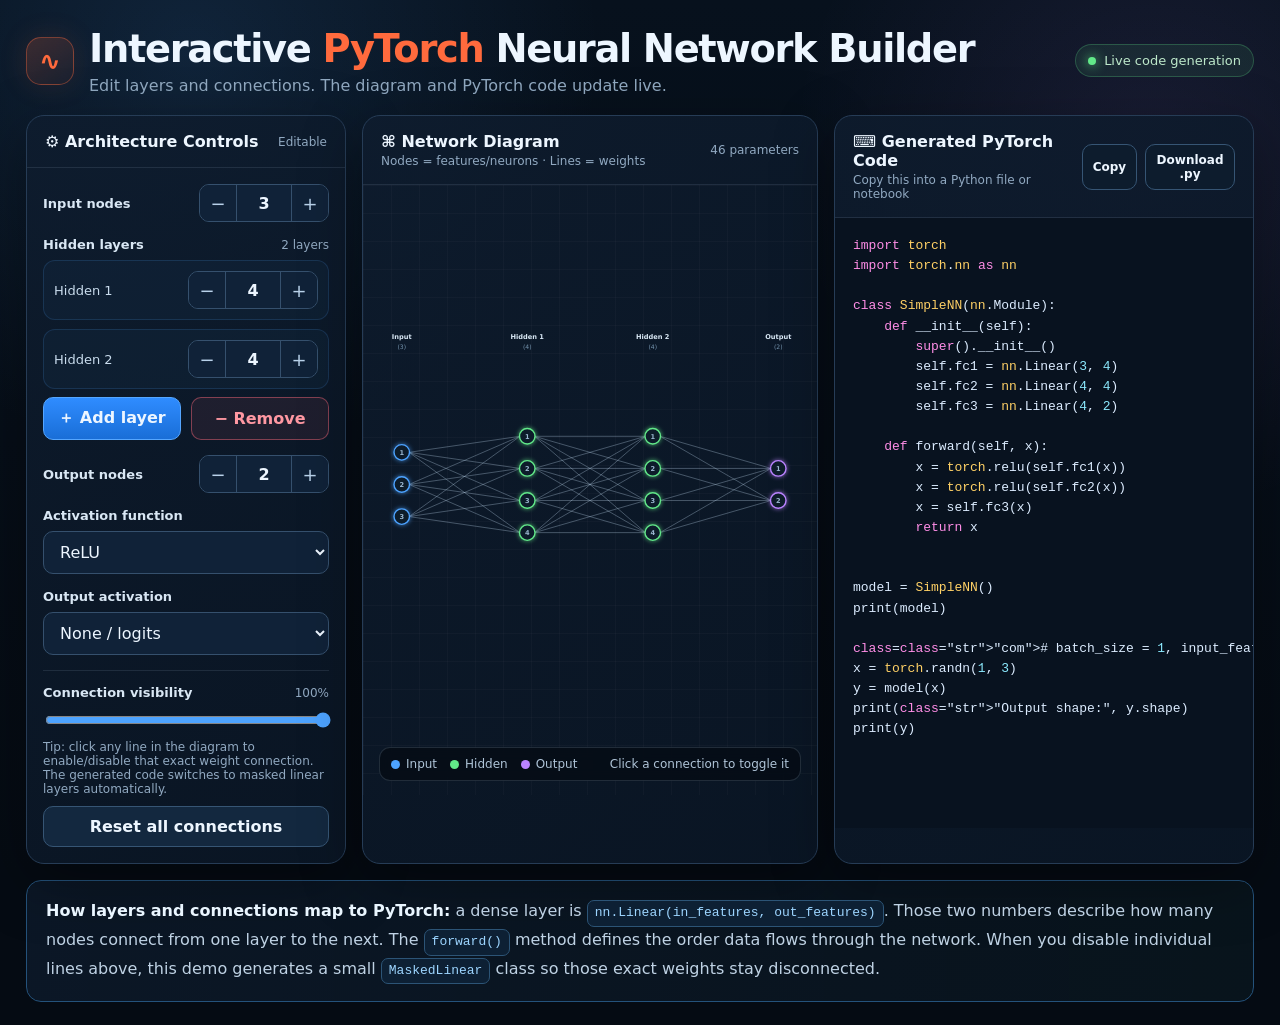
<file: intuition/interactive_pytorch_network_builder.html>
<!doctype html>
<html lang="en">
<head>
<meta charset="utf-8" />
<meta name="viewport" content="width=device-width,initial-scale=1" />
<title>Interactive PyTorch Neural Network Builder</title>
<style>
  :root{
    --bg:#07111d;
    --bg2:#0a1625;
    --panel:rgba(14,28,46,.86);
    --panel2:rgba(10,22,37,.92);
    --border:#263c56;
    --text:#edf6ff;
    --muted:#91a9c1;
    --blue:#4da3ff;
    --cyan:#4de0ff;
    --green:#62e889;
    --purple:#ba83ff;
    --orange:#ff6a3d;
    --danger:#ff6b7a;
    --shadow:0 18px 60px rgba(0,0,0,.34);
  }
  *{box-sizing:border-box}
  body{
    margin:0;
    min-height:100vh;
    background:
      radial-gradient(circle at 15% 5%, rgba(77,163,255,.13), transparent 28%),
      radial-gradient(circle at 90% 15%, rgba(186,131,255,.1), transparent 25%),
      linear-gradient(180deg,var(--bg),#050b13 85%);
    color:var(--text);
    font-family:Inter,ui-sans-serif,system-ui,-apple-system,BlinkMacSystemFont,"Segoe UI",sans-serif;
  }
  button,input,select{font:inherit}
  .app{max-width:1600px;margin:auto;padding:26px}
  header{
    display:flex;align-items:center;justify-content:space-between;gap:16px;
    margin-bottom:20px;
  }
  .brand{display:flex;align-items:center;gap:15px}
  .logo{
    width:48px;height:48px;border-radius:15px;display:grid;place-items:center;
    background:linear-gradient(145deg,rgba(255,106,61,.2),rgba(255,106,61,.05));
    border:1px solid rgba(255,106,61,.4); box-shadow:0 0 30px rgba(255,106,61,.12);
    color:var(--orange);font-size:26px;font-weight:900;
  }
  h1{font-size:clamp(24px,3vw,42px);margin:0;letter-spacing:-.035em}
  .subtitle{margin-top:5px;color:var(--muted)}
  .status{
    display:flex;align-items:center;gap:8px;color:#bde8ca;font-size:13px;
    background:rgba(98,232,137,.08);border:1px solid rgba(98,232,137,.25);
    border-radius:999px;padding:8px 12px;white-space:nowrap
  }
  .dot{width:8px;height:8px;border-radius:50%;background:var(--green);box-shadow:0 0 12px var(--green)}
  .grid{display:grid;grid-template-columns:320px minmax(430px,1fr) minmax(420px,.9fr);gap:16px}
  .panel{
    background:linear-gradient(145deg,var(--panel),var(--panel2));
    border:1px solid var(--border);border-radius:18px;box-shadow:var(--shadow);
    overflow:hidden;
  }
  .panel-head{
    padding:16px 18px;border-bottom:1px solid rgba(145,169,193,.15);
    display:flex;align-items:center;justify-content:space-between;gap:12px
  }
  .panel-title{font-size:16px;font-weight:800;display:flex;align-items:center;gap:9px}
  .tiny{font-size:12px;color:var(--muted)}
  .controls{padding:16px;display:grid;gap:15px}
  .control-row{display:grid;gap:8px}
  .label-row{display:flex;justify-content:space-between;align-items:center;gap:10px}
  label{font-size:13px;color:#d9e7f4;font-weight:650}
  .stepper{display:grid;grid-template-columns:36px 56px 36px;border:1px solid #35506d;border-radius:10px;overflow:hidden}
  .stepper button,.stepper input{
    border:0;background:#102238;color:var(--text);height:36px;text-align:center
  }
  .stepper button{cursor:pointer;color:#b9d2ea;font-size:18px}
  .stepper button:hover{background:#173251}
  .stepper input{width:100%;border-left:1px solid #35506d;border-right:1px solid #35506d;outline:none;font-weight:700}
  .stepper input::-webkit-outer-spin-button,.stepper input::-webkit-inner-spin-button{-webkit-appearance:none;margin:0}
  select{
    width:100%;background:#102238;color:var(--text);border:1px solid #35506d;
    border-radius:10px;padding:10px 12px;outline:none
  }
  .hidden-list{display:grid;gap:9px}
  .hidden-item{
    display:flex;align-items:center;justify-content:space-between;gap:10px;
    padding:10px;border:1px solid rgba(77,163,255,.16);border-radius:12px;background:rgba(77,163,255,.04)
  }
  .hidden-name{font-size:13px;color:#c9dced}
  .actions{display:grid;grid-template-columns:1fr 1fr;gap:10px}
  .btn{
    border:1px solid #365574;background:#13283f;color:var(--text);border-radius:10px;
    padding:10px 12px;font-weight:750;cursor:pointer;transition:.18s ease
  }
  .btn:hover{transform:translateY(-1px);border-color:#4c78a3}
  .btn.primary{background:linear-gradient(180deg,#2f8cff,#196ed7);border-color:#55a6ff}
  .btn.danger{background:rgba(255,107,122,.08);border-color:rgba(255,107,122,.45);color:#ff98a2}
  .btn.ghost{padding:8px 10px;background:#0d1c2d;font-size:12px}
  .connection-tools{
    border-top:1px solid rgba(145,169,193,.15);padding-top:14px;display:grid;gap:10px
  }
  input[type="range"]{width:100%;accent-color:var(--blue)}
  .diagram-wrap{height:610px;position:relative;background:
    linear-gradient(rgba(255,255,255,.025) 1px, transparent 1px),
    linear-gradient(90deg,rgba(255,255,255,.025) 1px, transparent 1px);
    background-size:28px 28px;
  }
  #network{width:100%;height:100%;display:block}
  .hint{
    position:absolute;left:16px;right:16px;bottom:14px;
    display:flex;align-items:center;justify-content:space-between;gap:12px;
    background:rgba(5,11,19,.72);border:1px solid rgba(145,169,193,.2);
    backdrop-filter:blur(8px);padding:9px 11px;border-radius:11px;color:#afc4d8;font-size:12px
  }
  .legend{display:flex;gap:13px;flex-wrap:wrap}
  .legend span{display:flex;align-items:center;gap:6px}
  .sw{width:9px;height:9px;border-radius:50%;display:inline-block}
  .code-panel{display:flex;flex-direction:column}
  .toolbar{display:flex;gap:8px}
  pre{
    margin:0;min-height:610px;max-height:610px;overflow:auto;padding:18px;
    background:#08121f;color:#dcecff;font:13px/1.55 "SFMono-Regular",Consolas,"Liberation Mono",monospace;
    tab-size:2;
  }
  code .kw{color:#ff8ee7}.code .class{color:#ffd166}.code .fn{color:#6bdfff}
  code .num{color:#8be9fd}.code .str{color:#ffb86c}.code .com{color:#6f9f78}
  .explain{
    margin-top:16px;padding:17px 19px;border:1px solid #24527b;border-radius:15px;
    background:linear-gradient(90deg,rgba(77,163,255,.08),rgba(77,224,255,.04));
    color:#bfd2e4;line-height:1.6
  }
  .explain b{color:#eaf6ff}
  .pill{display:inline-block;padding:2px 7px;border-radius:7px;background:#0d2034;border:1px solid #2c5476;color:#9dd5ff;font-family:monospace}
  .toast{
    position:fixed;right:22px;bottom:22px;background:#112941;border:1px solid #37658f;
    color:#dff2ff;padding:11px 14px;border-radius:11px;box-shadow:var(--shadow);
    opacity:0;transform:translateY(10px);pointer-events:none;transition:.2s ease
  }
  .toast.show{opacity:1;transform:translateY(0)}
  .edge{stroke:rgba(194,219,242,.36);stroke-width:1.6;cursor:pointer;transition:.15s}
  .edge:hover{stroke:#ffcf70;stroke-width:3}
  .edge.off{stroke:rgba(255,107,122,.25);stroke-dasharray:5 5}
  .node-label{fill:#9bb8d1;font-size:12px;font-weight:700}
  .layer-title{fill:#d9e8f5;font-size:12px;font-weight:800}
  .layer-size{fill:#7594ae;font-size:11px}
  .node{cursor:default}
  .node circle{stroke-width:2.5}
  @media (max-width:1180px){
    .grid{grid-template-columns:300px 1fr}
    .code-panel{grid-column:1/-1}
    pre{min-height:420px;max-height:520px}
  }
  @media (max-width:780px){
    .app{padding:14px}.grid{grid-template-columns:1fr}header{align-items:flex-start}
    .status{display:none}.code-panel{grid-column:auto}.diagram-wrap{height:520px}
  }
</style>
</head>
<body>
<div class="app">
  <header>
    <div class="brand">
      <div class="logo">∿</div>
      <div>
        <h1>Interactive <span style="color:var(--orange)">PyTorch</span> Neural Network Builder</h1>
        <div class="subtitle">Edit layers and connections. The diagram and PyTorch code update live.</div>
      </div>
    </div>
    <div class="status"><span class="dot"></span> Live code generation</div>
  </header>

  <main class="grid">
    <section class="panel">
      <div class="panel-head">
        <div class="panel-title">⚙ Architecture Controls</div>
        <div class="tiny">Editable</div>
      </div>
      <div class="controls">
        <div class="control-row">
          <div class="label-row"><label>Input nodes</label><div id="inputStepper"></div></div>
        </div>

        <div class="control-row">
          <div class="label-row"><label>Hidden layers</label><span class="tiny" id="hiddenCount"></span></div>
          <div id="hiddenList" class="hidden-list"></div>
          <div class="actions">
            <button class="btn primary" id="addLayer">＋ Add layer</button>
            <button class="btn danger" id="removeLayer">− Remove</button>
          </div>
        </div>

        <div class="control-row">
          <div class="label-row"><label>Output nodes</label><div id="outputStepper"></div></div>
        </div>

        <div class="control-row">
          <label for="activation">Activation function</label>
          <select id="activation">
            <option value="relu">ReLU</option>
            <option value="gelu">GELU</option>
            <option value="tanh">Tanh</option>
            <option value="sigmoid">Sigmoid</option>
            <option value="leaky_relu">Leaky ReLU</option>
          </select>
        </div>

        <div class="control-row">
          <label for="outputActivation">Output activation</label>
          <select id="outputActivation">
            <option value="none">None / logits</option>
            <option value="sigmoid">Sigmoid</option>
            <option value="softmax">Softmax</option>
          </select>
        </div>

        <div class="connection-tools">
          <div class="label-row">
            <label>Connection visibility</label>
            <span class="tiny"><span id="edgePercent">100</span>%</span>
          </div>
          <input id="edgeVisibility" type="range" min="15" max="100" value="100" />
          <div class="tiny">Tip: click any line in the diagram to enable/disable that exact weight connection. The generated code switches to masked linear layers automatically.</div>
          <button class="btn" id="resetConnections">Reset all connections</button>
        </div>
      </div>
    </section>

    <section class="panel">
      <div class="panel-head">
        <div>
          <div class="panel-title">⌘ Network Diagram</div>
          <div class="tiny" style="margin-top:3px">Nodes = features/neurons · Lines = weights</div>
        </div>
        <div class="tiny" id="paramCount"></div>
      </div>
      <div class="diagram-wrap">
        <svg id="network" viewBox="0 0 820 610" role="img" aria-label="Interactive neural network diagram"></svg>
        <div class="hint">
          <div class="legend">
            <span><i class="sw" style="background:var(--blue)"></i>Input</span>
            <span><i class="sw" style="background:var(--green)"></i>Hidden</span>
            <span><i class="sw" style="background:var(--purple)"></i>Output</span>
          </div>
          <span>Click a connection to toggle it</span>
        </div>
      </div>
    </section>

    <section class="panel code-panel">
      <div class="panel-head">
        <div>
          <div class="panel-title">⌨ Generated PyTorch Code</div>
          <div class="tiny" style="margin-top:3px">Copy this into a Python file or notebook</div>
        </div>
        <div class="toolbar">
          <button class="btn ghost" id="copyCode">Copy</button>
          <button class="btn ghost" id="downloadPy">Download .py</button>
        </div>
      </div>
      <pre><code class="code" id="code"></code></pre>
    </section>
  </main>

  <div class="explain">
    <b>How layers and connections map to PyTorch:</b>
    a dense layer is <span class="pill">nn.Linear(in_features, out_features)</span>.
    Those two numbers describe how many nodes connect from one layer to the next.
    The <span class="pill">forward()</span> method defines the order data flows through the network.
    When you disable individual lines above, this demo generates a small <span class="pill">MaskedLinear</span> class so those exact weights stay disconnected.
  </div>
</div>

<div class="toast" id="toast">Copied</div>

<script>
(() => {
  const state = {
    input: 3,
    hidden: [4, 4],
    output: 2,
    activation: 'relu',
    outputActivation: 'none',
    disabledEdges: new Set(),
    edgeVisibility: 100
  };

  const $ = s => document.querySelector(s);
  const svg = $('#network');
  const codeEl = $('#code');
  const hiddenList = $('#hiddenList');

  function makeStepper(value, min, max, onChange) {
    const wrap = document.createElement('div');
    wrap.className = 'stepper';
    const minus = document.createElement('button');
    minus.textContent = '−';
    const input = document.createElement('input');
    input.type = 'number'; input.min = min; input.max = max; input.value = value;
    const plus = document.createElement('button');
    plus.textContent = '+';
    minus.onclick = () => { input.value = Math.max(min, Number(input.value) - 1); input.dispatchEvent(new Event('change')); };
    plus.onclick = () => { input.value = Math.min(max, Number(input.value) + 1); input.dispatchEvent(new Event('change')); };
    input.onchange = () => {
      const v = Math.max(min, Math.min(max, Number(input.value) || min));
      input.value = v; onChange(v);
    };
    wrap.append(minus, input, plus);
    return wrap;
  }

  function clearInvalidEdges() {
    // Architecture changes make edge indices ambiguous, so reset safely.
    state.disabledEdges.clear();
  }

  function buildControls() {
    $('#inputStepper').replaceChildren(makeStepper(state.input, 1, 12, v => {
      state.input = v; clearInvalidEdges(); render();
    }));
    $('#outputStepper').replaceChildren(makeStepper(state.output, 1, 12, v => {
      state.output = v; clearInvalidEdges(); render();
    }));
    hiddenList.innerHTML = '';
    state.hidden.forEach((size, i) => {
      const row = document.createElement('div');
      row.className = 'hidden-item';
      const name = document.createElement('div');
      name.className = 'hidden-name';
      name.textContent = `Hidden ${i + 1}`;
      row.append(name, makeStepper(size, 1, 12, v => {
        state.hidden[i] = v; clearInvalidEdges(); render();
      }));
      hiddenList.append(row);
    });
    $('#hiddenCount').textContent = `${state.hidden.length} layer${state.hidden.length === 1 ? '' : 's'}`;
  }

  $('#addLayer').onclick = () => {
    if (state.hidden.length >= 5) return toast('Maximum 5 hidden layers');
    const last = state.hidden[state.hidden.length - 1] || 4;
    state.hidden.push(last);
    clearInvalidEdges(); buildControls(); render();
  };
  $('#removeLayer').onclick = () => {
    if (state.hidden.length <= 0) return toast('Already at zero hidden layers');
    state.hidden.pop();
    clearInvalidEdges(); buildControls(); render();
  };
  $('#activation').onchange = e => { state.activation = e.target.value; renderCode(); };
  $('#outputActivation').onchange = e => { state.outputActivation = e.target.value; renderCode(); };
  $('#edgeVisibility').oninput = e => {
    state.edgeVisibility = Number(e.target.value);
    $('#edgePercent').textContent = state.edgeVisibility;
    renderDiagram();
  };
  $('#resetConnections').onclick = () => {
    state.disabledEdges.clear(); render();
  };

  function layers() {
    return [state.input, ...state.hidden, state.output];
  }

  function edgeKey(layerIndex, from, to) {
    return `${layerIndex}:${from}:${to}`;
  }

  function nodePositions(layerSizes) {
    const left = 70, right = 750, top = 90, bottom = 500;
    const xGap = layerSizes.length === 1 ? 0 : (right - left) / (layerSizes.length - 1);
    return layerSizes.map((count, li) => {
      const x = left + li * xGap;
      const height = bottom - top;
      const gap = count <= 1 ? 0 : Math.min(58, height / (count - 1));
      const total = gap * (count - 1);
      const y0 = (top + bottom) / 2 - total / 2;
      return Array.from({length:count}, (_, i) => ({x, y:y0 + i * gap}));
    });
  }

  function svgEl(tag, attrs={}) {
    const el = document.createElementNS('http://www.w3.org/2000/svg', tag);
    for (const [k,v] of Object.entries(attrs)) el.setAttribute(k,v);
    return el;
  }

  function renderDiagram() {
    svg.innerHTML = '';
    const sizes = layers();
    const pos = nodePositions(sizes);

    const defs = svgEl('defs');
    const filter = svgEl('filter',{id:'glow',x:'-80%',y:'-80%',width:'260%',height:'260%'});
    const blur = svgEl('feGaussianBlur',{stdDeviation:'4',result:'b'});
    const merge = svgEl('feMerge');
    merge.append(svgEl('feMergeNode',{in:'b'}),svgEl('feMergeNode',{in:'SourceGraphic'}));
    filter.append(blur,merge); defs.append(filter); svg.append(defs);

    // Layer headings
    sizes.forEach((count, li) => {
      const p = pos[li][0] || {x:410};
      const title = li === 0 ? 'Input' : li === sizes.length - 1 ? 'Output' : `Hidden ${li}`;
      const t = svgEl('text',{x:p.x,y:33,'text-anchor':'middle',class:'layer-title'}); t.textContent = title;
      const s = svgEl('text',{x:p.x,y:51,'text-anchor':'middle',class:'layer-size'}); s.textContent = `(${count})`;
      svg.append(t,s);
    });

    // Connections
    const vis = state.edgeVisibility / 100;
    for (let li=0; li<pos.length-1; li++) {
      for (let a=0; a<pos[li].length; a++) {
        for (let b=0; b<pos[li+1].length; b++) {
          const key = edgeKey(li,a,b);
          const disabled = state.disabledEdges.has(key);
          // Deterministic visual thinning from slider. Disabled edges remain faintly visible.
          const hash = ((li+1)*73856093 ^ (a+1)*19349663 ^ (b+1)*83492791) >>> 0;
          const visibleBySlider = (hash % 100) < state.edgeVisibility;
          if (!visibleBySlider && !disabled) continue;

          const line = svgEl('line',{
            x1:pos[li][a].x+13,y1:pos[li][a].y,
            x2:pos[li+1][b].x-13,y2:pos[li+1][b].y,
            class:`edge${disabled?' off':''}`,
            'data-key':key
          });
          line.onclick = () => {
            if (state.disabledEdges.has(key)) state.disabledEdges.delete(key);
            else state.disabledEdges.add(key);
            render();
          };
          const title = svgEl('title');
          title.textContent = disabled ? 'Disabled connection — click to enable' : 'Active connection — click to disable';
          line.append(title);
          svg.append(line);
        }
      }
    }

    // Nodes
    pos.forEach((layer, li) => {
      const kind = li===0 ? 'input' : li===pos.length-1 ? 'output' : 'hidden';
      const color = kind==='input' ? '#4da3ff' : kind==='output' ? '#ba83ff' : '#62e889';
      layer.forEach((p, i) => {
        const g = svgEl('g',{class:'node'});
        const c = svgEl('circle',{cx:p.x,cy:p.y,r:14,fill:'#0b1b2c',stroke:color,filter:'url(#glow)'});
        const tx = svgEl('text',{x:p.x,y:p.y+4,'text-anchor':'middle',class:'node-label'});
        tx.textContent = i+1;
        g.append(c,tx); svg.append(g);
      });
    });

    const activeParams = countActiveWeights(sizes) + sizes.slice(1).reduce((a,b)=>a+b,0);
    const fullParams = sizes.slice(0,-1).reduce((sum,n,i)=>sum + n*sizes[i+1] + sizes[i+1],0);
    $('#paramCount').textContent = state.disabledEdges.size
      ? `${activeParams.toLocaleString()} active / ${fullParams.toLocaleString()} total parameters`
      : `${fullParams.toLocaleString()} parameters`;
  }

  function countActiveWeights(sizes) {
    let total = 0;
    for (let li=0; li<sizes.length-1; li++) {
      total += sizes[li]*sizes[li+1];
    }
    return Math.max(0,total-state.disabledEdges.size);
  }

  const actCode = {
    relu: 'torch.relu',
    gelu: 'F.gelu',
    tanh: 'torch.tanh',
    sigmoid: 'torch.sigmoid',
    leaky_relu: 'F.leaky_relu'
  };

  function maskForLayer(li, inF, outF) {
    const rows = [];
    for (let o=0;o<outF;o++) {
      const row = [];
      for (let i=0;i<inF;i++) row.push(state.disabledEdges.has(edgeKey(li,i,o)) ? 0 : 1);
      rows.push(row);
    }
    return rows;
  }

  function generateCode() {
    const sizes = layers();
    const sparse = state.disabledEdges.size > 0;
    const imports = [`import torch`,`import torch.nn as nn`];
    if (['gelu','leaky_relu'].includes(state.activation)) imports.push(`import torch.nn.functional as F`);

    let out = imports.join('\n') + '\n\n';

    if (sparse) {
      out += `class MaskedLinear(nn.Linear):
    """Linear layer whose mask permanently disables selected weights."""
    def __init__(self, in_features, out_features, mask):
        super().__init__(in_features, out_features)
        self.register_buffer("mask", torch.tensor(mask, dtype=torch.float32))

    def forward(self, x):
        return nn.functional.linear(x, self.weight * self.mask, self.bias)


`;
    }

    out += `class SimpleNN(nn.Module):
    def __init__(self):
        super().__init__()
`;
    for (let li=0; li<sizes.length-1; li++) {
      const inF = sizes[li], outF = sizes[li+1];
      if (sparse) {
        const mask = JSON.stringify(maskForLayer(li,inF,outF));
        out += `        self.fc${li+1} = MaskedLinear(${inF}, ${outF}, mask=${mask})\n`;
      } else {
        out += `        self.fc${li+1} = nn.Linear(${inF}, ${outF})\n`;
      }
    }

    out += `\n    def forward(self, x):\n`;
    const last = sizes.length-2;
    for (let li=0; li<sizes.length-1; li++) {
      if (li < last) {
        out += `        x = ${actCode[state.activation]}(self.fc${li+1}(x))\n`;
      } else {
        out += `        x = self.fc${li+1}(x)\n`;
      }
    }

    if (state.outputActivation === 'sigmoid') out += `        x = torch.sigmoid(x)\n`;
    if (state.outputActivation === 'softmax') out += `        x = torch.softmax(x, dim=-1)\n`;
    out += `        return x\n\n\n`;

    out += `model = SimpleNN()
print(model)

# batch_size = 1, input_features = ${state.input}
x = torch.randn(1, ${state.input})
y = model(x)
print("Output shape:", y.shape)
print(y)
`;
    return out;
  }

  function escapeHTML(s){return s.replace(/[&<>]/g,c=>({'&':'&amp;','<':'&lt;','>':'&gt;'}[c]))}

  function highlight(code) {
    // Lightweight syntax coloring, intentionally simple and dependency-free.
    let s = escapeHTML(code);
    s = s.replace(/(#.*)$/gm,'<span class="com">$1</span>');
    s = s.replace(/("(?:[^"\\]|\\.)*"|'(?:[^'\\]|\\.)*')/g,'<span class="str">$1</span>');
    s = s.replace(/\b(class|def|return|import|from|as|super)\b/g,'<span class="kw">$1</span>');
    s = s.replace(/\b(nn|torch|F|SimpleNN|MaskedLinear)\b/g,'<span class="class">$1</span>');
    s = s.replace(/\b(\d+)\b/g,'<span class="num">$1</span>');
    return s;
  }

  function renderCode() {
    const code = generateCode();
    codeEl.dataset.raw = code;
    codeEl.innerHTML = highlight(code);
  }

  function render() {
    renderDiagram();
    renderCode();
  }

  function toast(msg) {
    const t = $('#toast'); t.textContent = msg; t.classList.add('show');
    clearTimeout(toast.timer); toast.timer=setTimeout(()=>t.classList.remove('show'),1500);
  }

  $('#copyCode').onclick = async () => {
    try {
      await navigator.clipboard.writeText(codeEl.dataset.raw || generateCode());
      toast('PyTorch code copied');
    } catch {
      toast('Copy blocked by browser');
    }
  };

  $('#downloadPy').onclick = () => {
    const blob = new Blob([codeEl.dataset.raw || generateCode()], {type:'text/x-python'});
    const url = URL.createObjectURL(blob);
    const a = document.createElement('a');
    a.href = url; a.download = 'simple_nn.py'; a.click();
    setTimeout(()=>URL.revokeObjectURL(url),500);
  };

  buildControls();
  render();
})();
</script>
</body>
</html>
</file>
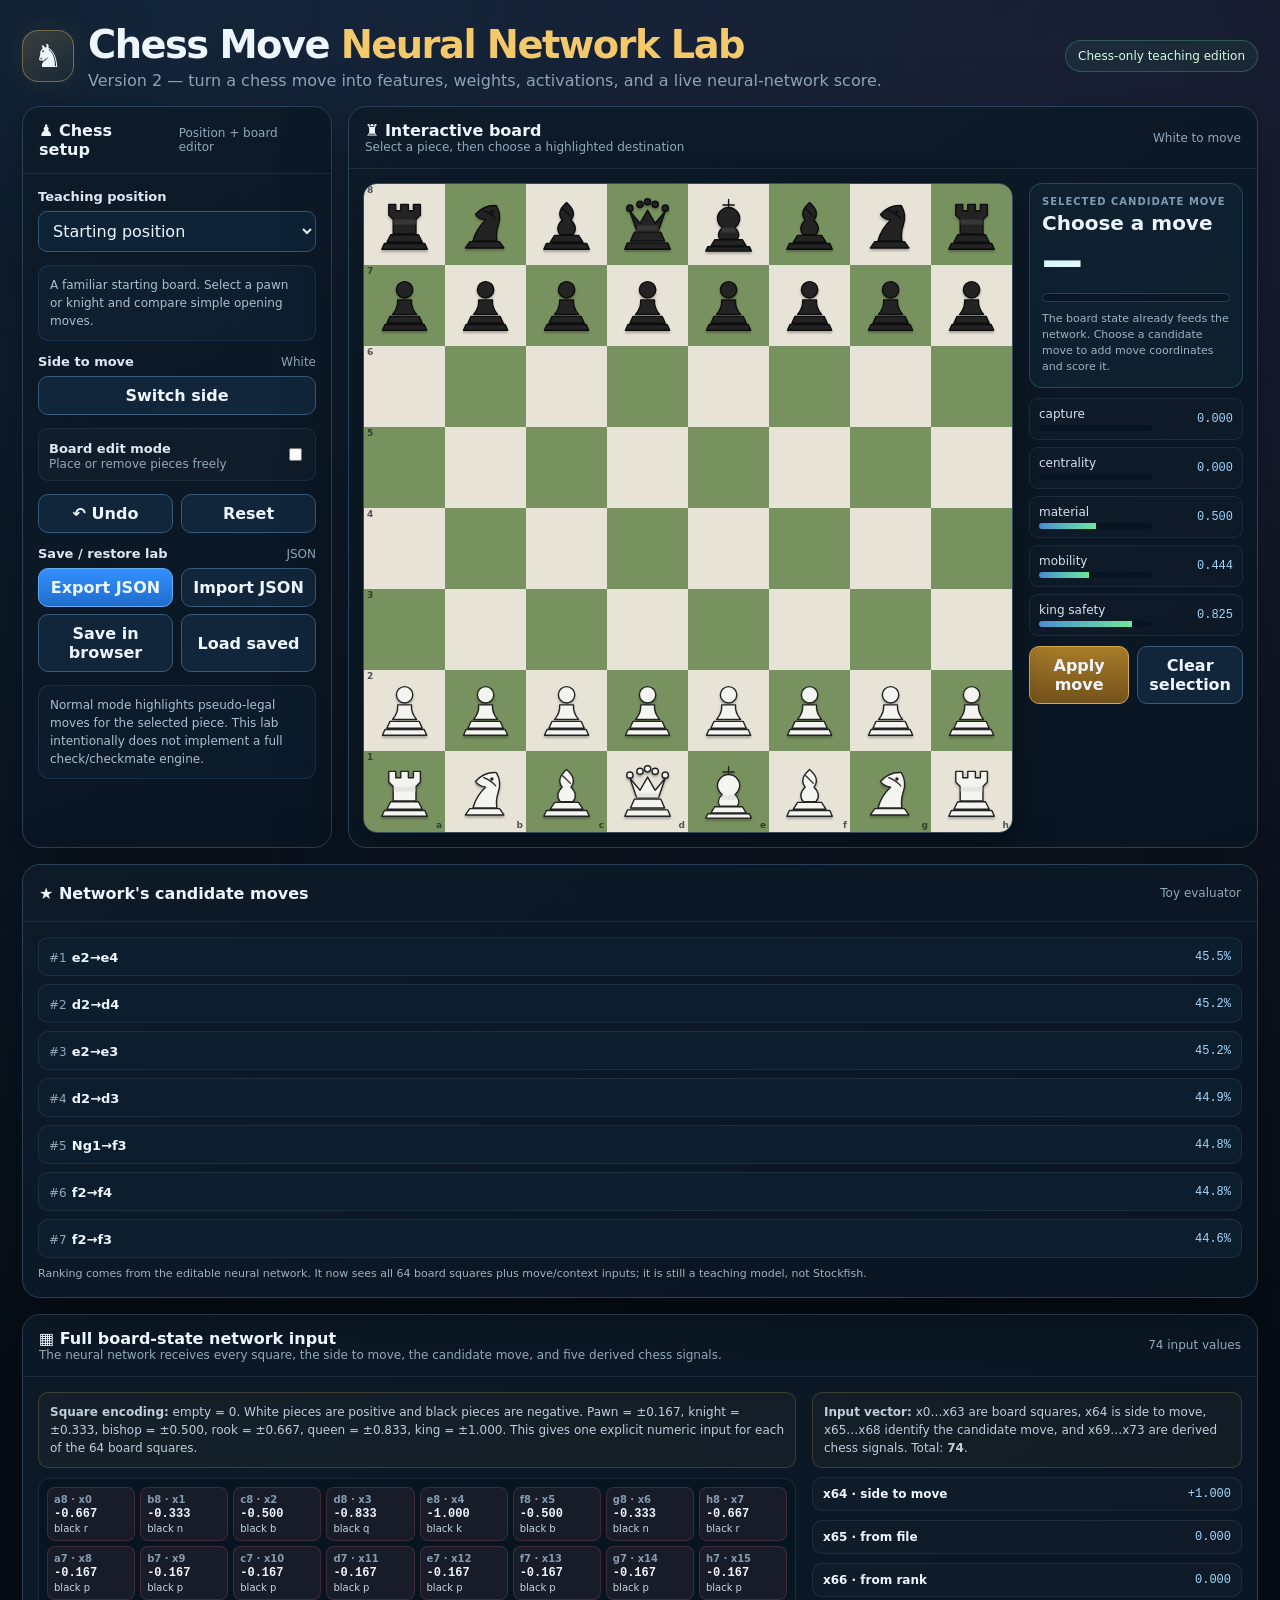
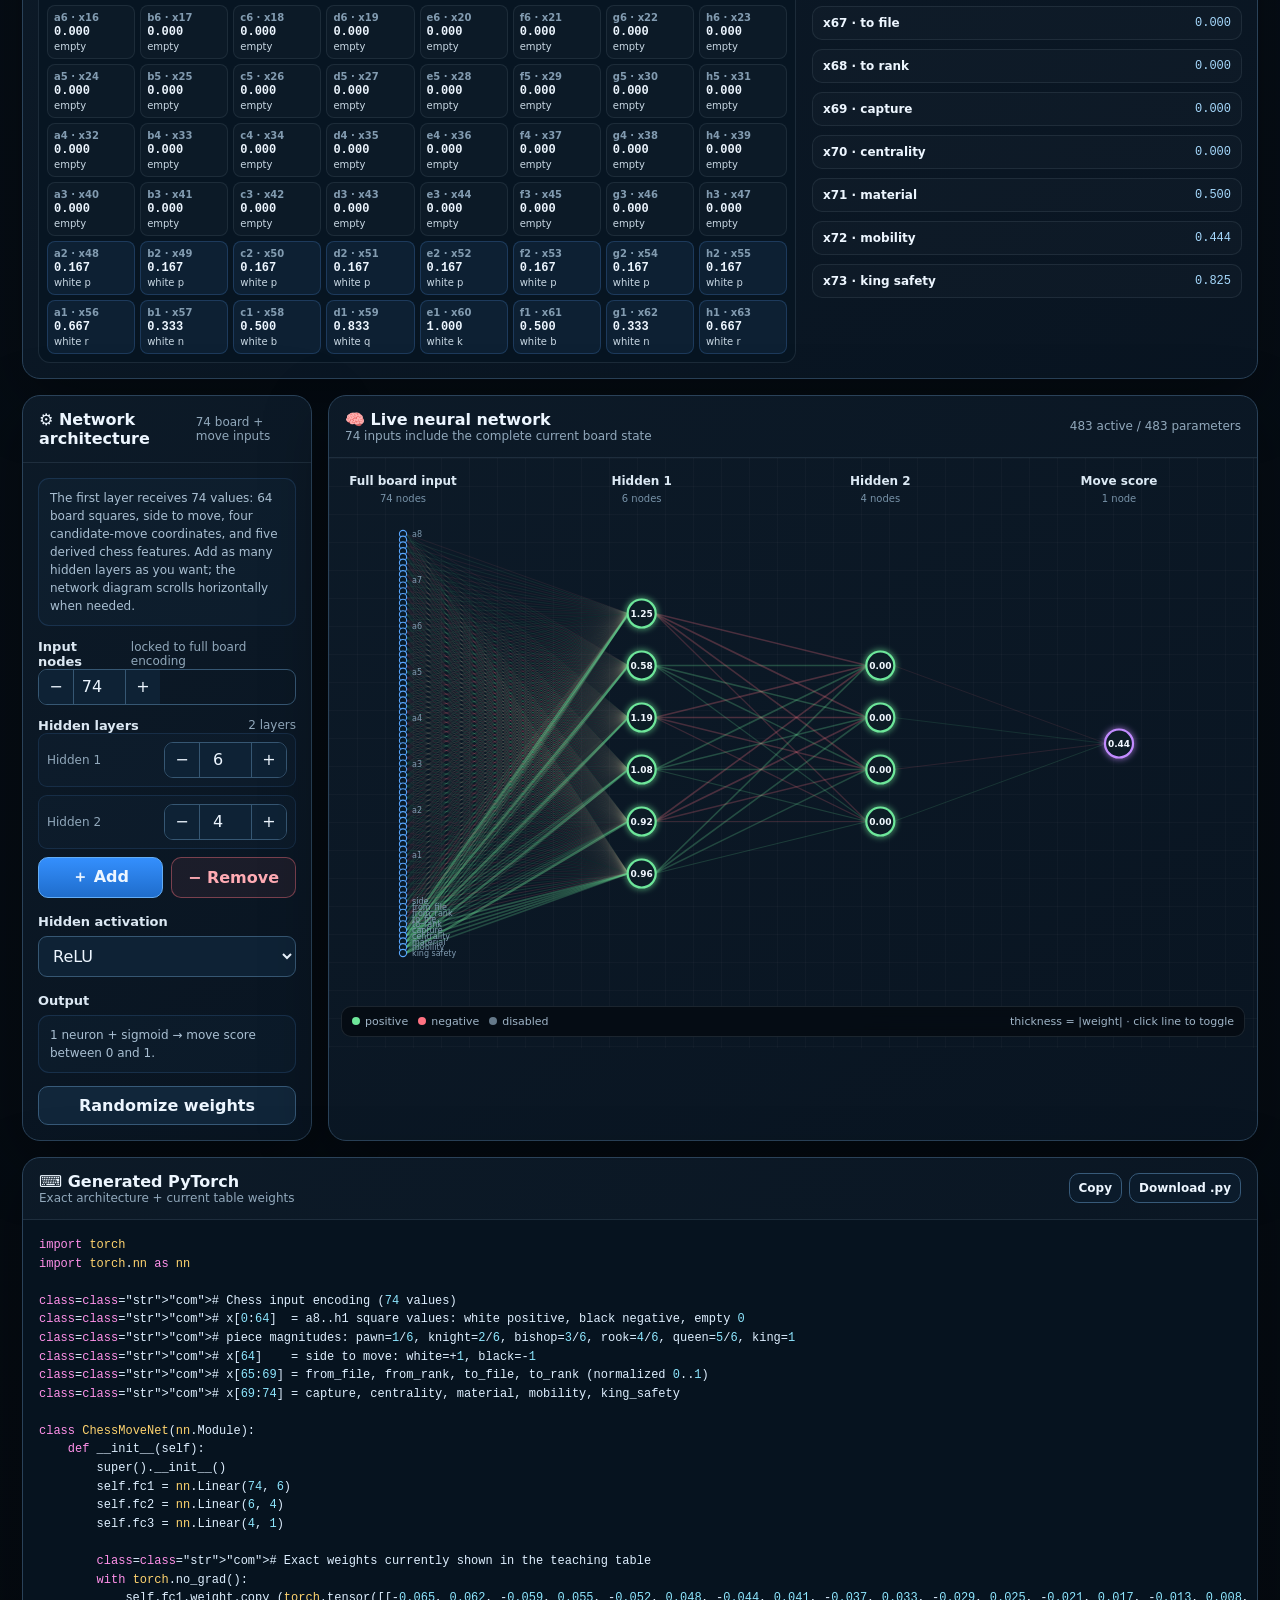
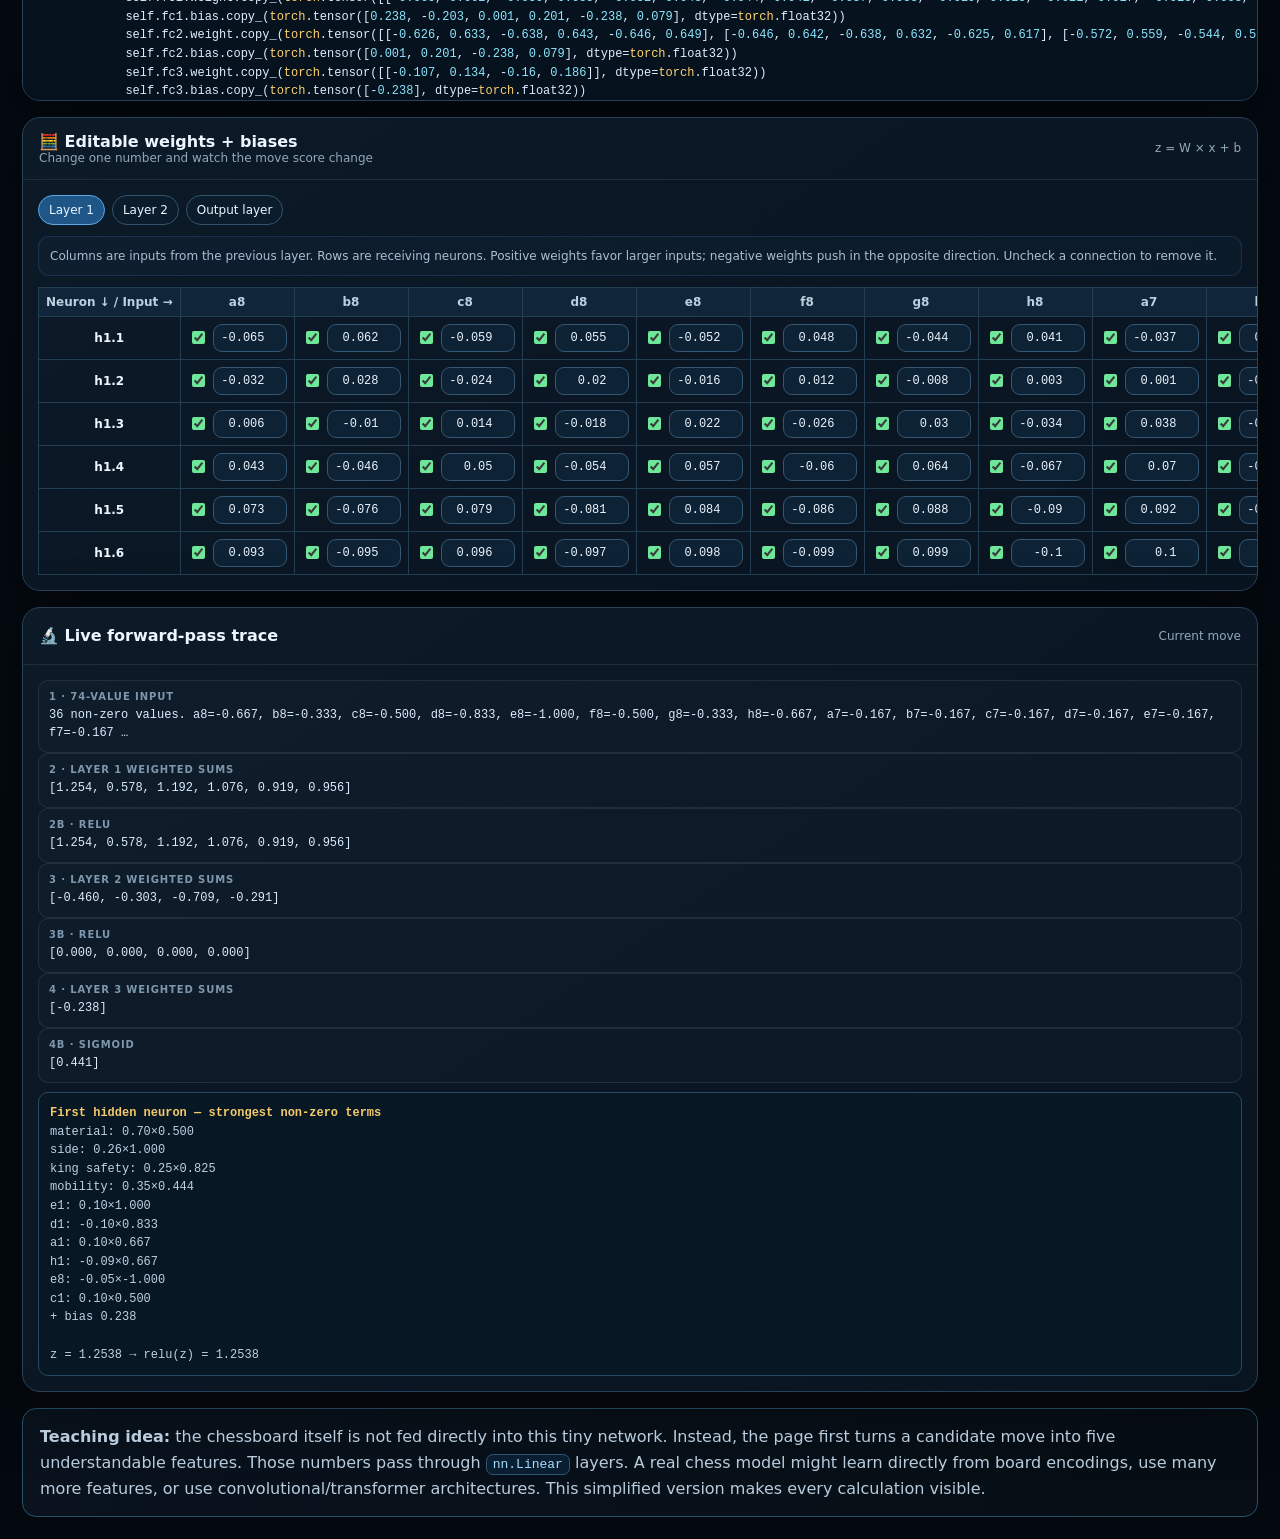
<file: intuition/neural_network_chess_lab_v2.html>
<!doctype html>
<html lang="en">
<head>
<meta charset="utf-8">
<meta name="viewport" content="width=device-width,initial-scale=1">
<title>Chess Neural Network Intuition Lab — Version 2</title>
<style>
:root{
  --bg:#071019;--bg2:#0b1723;--panel:#0d1b29ee;--panel2:#091522f5;--border:#2a4259;
  --text:#edf6ff;--muted:#91a8bb;--blue:#59a7ff;--green:#6ee79a;--red:#ff7282;
  --purple:#c38cff;--gold:#f4c96b;--cyan:#62dded;--shadow:0 20px 65px rgba(0,0,0,.34);
  --boardLight:#e7e3d7;--boardDark:#78925f;--boardSel:#f6d365;--boardTarget:#75d69c;
}
*{box-sizing:border-box}
body{
  margin:0;min-height:100vh;color:var(--text);
  font-family:Inter,ui-sans-serif,system-ui,-apple-system,BlinkMacSystemFont,"Segoe UI",sans-serif;
  background:
    radial-gradient(circle at 13% 0%,rgba(89,167,255,.13),transparent 29%),
    radial-gradient(circle at 88% 5%,rgba(195,140,255,.09),transparent 24%),
    linear-gradient(180deg,var(--bg),#04090f 88%);
}
button,input,select{font:inherit}
button{color:inherit}
.app{max-width:1720px;margin:auto;padding:22px}
header{display:flex;justify-content:space-between;align-items:center;gap:18px;margin-bottom:16px}
.brand{display:flex;align-items:center;gap:14px}
.brand-icon{
  width:52px;height:52px;border-radius:16px;display:grid;place-items:center;font-size:32px;
  background:linear-gradient(145deg,rgba(244,201,107,.18),rgba(244,201,107,.04));
  border:1px solid rgba(244,201,107,.38);box-shadow:0 0 32px rgba(244,201,107,.09)
}
h1{margin:0;font-size:clamp(24px,3vw,42px);letter-spacing:-.04em}
.subtitle{color:var(--muted);margin-top:4px}
.version{
  white-space:nowrap;padding:8px 12px;border-radius:999px;font-size:12px;color:#d8f9e2;
  border:1px solid rgba(110,231,154,.25);background:rgba(110,231,154,.06)
}
.panel{
  background:linear-gradient(145deg,var(--panel),var(--panel2));border:1px solid var(--border);
  border-radius:18px;box-shadow:var(--shadow);overflow:hidden
}
.panel-head{
  min-height:57px;padding:14px 16px;border-bottom:1px solid rgba(145,168,187,.14);
  display:flex;align-items:center;justify-content:space-between;gap:12px
}
.panel-title{font-weight:850;display:flex;align-items:center;gap:8px}
.tiny{font-size:12px;color:var(--muted)}
.btn{
  border:1px solid #375a79;background:#11263a;border-radius:10px;padding:9px 11px;
  font-weight:750;cursor:pointer;transition:.15s ease
}
.btn:hover{transform:translateY(-1px);border-color:#5b89b1}
.btn.primary{background:linear-gradient(180deg,#348ffd,#1f6dcc);border-color:#63adf6}
.btn.gold{background:linear-gradient(180deg,#a77b29,#74521b);border-color:#d5aa56}
.btn.danger{border-color:rgba(255,114,130,.42);background:rgba(255,114,130,.07);color:#ffabb4}
.btn.ghost{font-size:12px;padding:7px 9px;background:#0b1b2b}
input,select{color:var(--text);background:#0e2235;border:1px solid #365773;border-radius:9px;outline:none}
select{padding:9px 10px}
input[type=number]{padding:6px 7px}
input[type=checkbox]{accent-color:var(--green)}
.top-grid{display:grid;grid-template-columns:340px minmax(620px,1fr) 370px;gap:16px}
.controls{padding:15px;display:grid;gap:13px}
.control{display:grid;gap:7px}
.label-row{display:flex;align-items:center;justify-content:space-between;gap:10px}
label{font-size:13px;font-weight:750;color:#dce8f3}
.help{
  padding:10px 11px;border-radius:11px;border:1px solid rgba(89,167,255,.15);
  background:rgba(89,167,255,.035);color:#a9bfd2;font-size:12px;line-height:1.5
}
.switch-row{
  display:flex;align-items:center;justify-content:space-between;gap:10px;padding:9px 10px;
  background:rgba(255,255,255,.02);border:1px solid rgba(145,168,187,.12);border-radius:10px
}
.palette{display:grid;grid-template-columns:repeat(7,1fr);gap:5px}
.palette button{
  height:39px;border:1px solid #36536d;border-radius:8px;background:#0c1c2c;font-size:24px;cursor:pointer
}
.palette button.active{outline:2px solid var(--gold);background:#233044}
.palette .piece-svg{width:30px;height:30px;margin:auto}
.board-panel{padding:14px}
.board-shell{display:grid;grid-template-columns:minmax(390px,650px) 1fr;gap:16px;align-items:start}
.board-wrap{position:relative;width:min(100%,650px);aspect-ratio:1;border-radius:14px;overflow:hidden;border:1px solid #384b5a;box-shadow:0 16px 40px rgba(0,0,0,.32)}
.board{display:grid;grid-template-columns:repeat(8,1fr);grid-template-rows:repeat(8,1fr);width:100%;height:100%}
.square{
  position:relative;border:0;display:grid;place-items:center;padding:0;cursor:pointer;user-select:none;
  font-size:clamp(31px,4vw,58px);line-height:1
}
.square.light{background:var(--boardLight)} .square.dark{background:var(--boardDark)}
.square.selected{box-shadow:inset 0 0 0 5px rgba(255,216,102,.95)}
.square.target::after{
  content:"";position:absolute;width:26%;height:26%;border-radius:50%;background:rgba(76,214,125,.82);
  box-shadow:0 0 16px rgba(76,214,125,.45)
}
.square.capture::after{
  content:"";position:absolute;inset:7%;border-radius:50%;border:5px solid rgba(255,114,130,.75)
}
.square.candidate{box-shadow:inset 0 0 0 5px rgba(98,221,237,.9)}
.coord-file,.coord-rank{
  position:absolute;font-size:9px;font-weight:900;opacity:.72;color:#1a1e20;pointer-events:none
}
.coord-file{right:3px;bottom:2px}.coord-rank{left:3px;top:2px}
.piece-svg{
  width:78%;height:78%;display:block;pointer-events:none;
  filter:drop-shadow(0 2px 1px rgba(0,0,0,.28));
}
.piece-svg.white{
  --piece-fill:#f4f4f1;
  --piece-stroke:#232323;
  --piece-detail:#cfcfca;
}
.piece-svg.black{
  --piece-fill:#232323;
  --piece-stroke:#0d0d0d;
  --piece-detail:#555;
}
.piece-svg .main{fill:var(--piece-fill);stroke:var(--piece-stroke);stroke-width:2.2;stroke-linejoin:round}
.piece-svg .detail{fill:none;stroke:var(--piece-stroke);stroke-width:2;stroke-linecap:round;stroke-linejoin:round}
.piece-svg .shade{fill:var(--piece-detail);opacity:.42}

.board-side{display:grid;gap:10px}
.move-card{
  border:1px solid rgba(98,221,237,.22);background:rgba(98,221,237,.045);border-radius:13px;padding:12px
}
.move-kicker{font-size:10px;text-transform:uppercase;letter-spacing:.1em;color:#7e9bb4;font-weight:900}
.move-title{font-size:20px;font-weight:900;margin:4px 0}
.score{font-size:39px;font-weight:950;letter-spacing:-.04em;color:#dff7ff}
.meter{height:9px;border-radius:999px;background:#081625;overflow:hidden;border:1px solid #274057;margin:9px 0}
.meter div{height:100%;width:50%;background:linear-gradient(90deg,var(--blue),var(--green));transition:width .16s}
.action-row{display:grid;grid-template-columns:1fr 1fr;gap:8px}
.feature-list{display:grid;gap:7px}
.feature{
  display:grid;grid-template-columns:1fr 72px;gap:9px;align-items:center;padding:8px 9px;
  border:1px solid rgba(145,168,187,.12);border-radius:9px;background:rgba(255,255,255,.017)
}
.feature-name{font-size:12px;color:#d5e4ef}
.feature-bar{height:6px;background:#071522;border-radius:999px;overflow:hidden;margin-top:4px}
.feature-bar div{height:100%;background:linear-gradient(90deg,#4a8fd6,#6ee79a)}
.feature-num{text-align:right;font:12px monospace;color:#9fd8ff}
.candidates{padding:15px;display:grid;gap:8px}
.candidate-btn{
  width:100%;display:flex;justify-content:space-between;align-items:center;gap:10px;text-align:left;
  border:1px solid rgba(145,168,187,.13);background:#0c1d2e;border-radius:10px;padding:9px 10px;cursor:pointer
}
.candidate-btn:hover{border-color:#4f7899}
.candidate-name{font-weight:800;font-size:13px}.candidate-score{font:12px monospace;color:#a8d9ff}
.note{color:#9db2c5;font-size:11px;line-height:1.45}

/* Network */
.network-grid{display:grid;grid-template-columns:300px minmax(500px,1fr) minmax(430px,.9fr);gap:16px;margin-top:16px}
.arch-controls{padding:15px;display:grid;gap:13px}
.stepper{display:grid;grid-template-columns:34px 53px 34px;border:1px solid #365773;border-radius:9px;overflow:hidden}
.stepper button,.stepper input{height:34px;border:0;background:#0e2235;color:var(--text);text-align:center}
.stepper input{border-left:1px solid #365773;border-right:1px solid #365773;border-radius:0;width:100%;padding:0}
.stepper button{cursor:pointer}
.hidden-list{display:grid;gap:8px}
.hidden-item{display:flex;justify-content:space-between;align-items:center;gap:10px;padding:8px;border:1px solid rgba(89,167,255,.13);border-radius:9px;background:rgba(89,167,255,.03)}
.dual{display:grid;grid-template-columns:1fr 1fr;gap:8px}
.diagram-wrap{
  height:590px;position:relative;overflow:auto;background:
  linear-gradient(rgba(255,255,255,.022) 1px,transparent 1px),
  linear-gradient(90deg,rgba(255,255,255,.022) 1px,transparent 1px);background-size:28px 28px
}
#network{width:100%;height:100%}
.edge{cursor:pointer;transition:.13s}.edge:hover{stroke:var(--gold)!important;stroke-width:4!important}
.layer-title{fill:#dce9f4;font-size:12px;font-weight:850}.layer-size{fill:#7792a8;font-size:10px}
.node-value{fill:#f1f8ff;font-size:9px;font-weight:900}.node-name{fill:#7f9ab0;font-size:8px}
.diagram-legend{
  position:absolute;left:12px;right:12px;bottom:11px;display:flex;justify-content:space-between;gap:8px;flex-wrap:wrap;
  background:rgba(4,10,16,.77);border:1px solid rgba(145,168,187,.16);border-radius:10px;padding:8px 10px;
  color:#9fb4c6;font-size:11px;backdrop-filter:blur(8px)
}
.legend-group{display:flex;gap:10px}.dot{width:8px;height:8px;border-radius:50%;display:inline-block;margin-right:5px}
pre{
  margin:0;height:590px;overflow:auto;padding:16px;background:#06131f;color:#deefff;
  font:12px/1.55 "SFMono-Regular",Consolas,"Liberation Mono",monospace
}
code .kw{color:#ff91e9}code .str{color:#ffb978}code .com{color:#7cab84}code .num{color:#8ee7ff}code .cls{color:#ffd46f}

/* weights */
.bottom-grid{display:grid;grid-template-columns:minmax(0,1fr) 400px;gap:16px;margin-top:16px}
.weights{padding:15px;overflow:auto;max-height:680px}
.tabs{display:flex;gap:7px;flex-wrap:wrap;margin-bottom:11px}
.tab{border:1px solid #34536d;background:#0b1d2d;border-radius:999px;padding:7px 10px;cursor:pointer;font-size:12px}
.tab.active{background:#1e5688;border-color:#60a9e8}
table{border-collapse:separate;border-spacing:0;width:100%;font-size:12px}
th,td{padding:7px;border-right:1px solid #233d53;border-bottom:1px solid #233d53;text-align:center;white-space:nowrap}
th{position:sticky;top:0;z-index:2;background:#10243a;color:#bdd0df}
th:first-child,td:first-child{border-left:1px solid #233d53}tr:first-child th{border-top:1px solid #233d53}
.weight-input,.bias-input{width:74px;text-align:right;font-family:monospace;padding:6px!important}
.cell{display:flex;align-items:center;justify-content:center;gap:5px}.disabled{opacity:.42}
.trace{padding:15px;display:grid;gap:9px}
.trace-step{padding:10px;border:1px solid rgba(145,168,187,.14);border-radius:10px;background:rgba(255,255,255,.017)}
.trace-k{font-size:10px;text-transform:uppercase;letter-spacing:.09em;color:#7d98ae;font-weight:900}
.trace-v{font:12px/1.5 monospace;color:#dcecff;margin-top:4px;word-break:break-word}
.formula{padding:11px;border-radius:10px;background:#071724;border:1px solid #2a4961;color:#bed2e2;font:12px/1.55 monospace}
.formula b{color:var(--gold)}
.footer-note{
  margin-top:16px;padding:15px 17px;border:1px solid #28516f;border-radius:14px;
  background:linear-gradient(90deg,rgba(89,167,255,.06),rgba(98,221,237,.025));color:#b8ccdd;line-height:1.6
}
.pill{font-family:monospace;padding:2px 6px;border-radius:7px;background:#0a1e31;border:1px solid #2e5573;color:#a5dbff}
.toast{
  position:fixed;right:22px;bottom:22px;padding:10px 13px;border-radius:10px;background:#102940;border:1px solid #3c6b8e;
  box-shadow:var(--shadow);opacity:0;transform:translateY(8px);pointer-events:none;transition:.18s
}
.toast.show{opacity:1;transform:none}
@media(max-width:1330px){
  .top-grid{grid-template-columns:310px 1fr}.top-grid>.panel:last-child{grid-column:1/-1}
  .network-grid{grid-template-columns:290px 1fr}.network-grid>.panel:last-child{grid-column:1/-1}
  pre{height:480px}.bottom-grid{grid-template-columns:1fr}
}
@media(max-width:850px){
  .app{padding:11px}.version{display:none}.top-grid,.network-grid{grid-template-columns:1fr}
  .top-grid>.panel:last-child,.network-grid>.panel:last-child{grid-column:auto}
  .board-shell{grid-template-columns:1fr}.board-wrap{margin:auto}.bottom-grid{grid-template-columns:1fr}
  .diagram-wrap{height:520px}
}

.encoding-panel{margin-top:16px}
.encoding-layout{display:grid;grid-template-columns:minmax(420px,1fr) 430px;gap:16px;padding:15px}
.encoding-board{display:grid;grid-template-columns:repeat(8,minmax(48px,1fr));gap:5px;padding:8px;border:1px solid rgba(145,168,187,.15);border-radius:12px;background:#071522}
.encoding-cell{min-height:54px;border-radius:8px;padding:6px;display:flex;flex-direction:column;justify-content:space-between;border:1px solid rgba(145,168,187,.12);background:rgba(255,255,255,.025)}
.encoding-cell.pos{background:rgba(89,167,255,.08);border-color:rgba(89,167,255,.20)}
.encoding-cell.neg{background:rgba(255,114,130,.07);border-color:rgba(255,114,130,.18)}
.encoding-square{font-size:10px;color:#829bb0;font-weight:850}.encoding-value{font:12px monospace;font-weight:850}.encoding-piece{font-size:10px;color:#c8d7e3}
.encoding-meta{display:grid;gap:9px;align-content:start}.encoding-chip{display:grid;grid-template-columns:1fr auto;gap:10px;padding:9px 10px;border-radius:10px;border:1px solid rgba(145,168,187,.13);background:rgba(255,255,255,.018)}
.encoding-chip b{font-size:12px}.encoding-chip span{font:12px monospace;color:#a7dafe}.input-index-note{padding:10px 11px;border-radius:10px;border:1px solid rgba(244,201,107,.18);background:rgba(244,201,107,.035);color:#bfcddd;font-size:12px;line-height:1.5}
@media(max-width:950px){.encoding-layout{grid-template-columns:1fr}.encoding-board{grid-template-columns:repeat(8,minmax(38px,1fr))}}

</style>
</head>
<body>
<div class="app">
<header>
  <div class="brand">
    <div class="brand-icon">♞</div>
    <div>
      <h1>Chess Move <span style="color:var(--gold)">Neural Network Lab</span></h1>
      <div class="subtitle">Version 2 — turn a chess move into features, weights, activations, and a live neural-network score.</div>
    </div>
  </div>
  <div class="version">Chess-only teaching edition</div>
</header>

<section class="top-grid">
  <section class="panel">
    <div class="panel-head"><div class="panel-title">♟ Chess setup</div><div class="tiny">Position + board editor</div></div>
    <div class="controls">
      <div class="control">
        <label for="preset">Teaching position</label>
        <select id="preset"></select>
      </div>
      <div class="help" id="presetDesc"></div>
      <div class="control">
        <div class="label-row"><label>Side to move</label><span class="tiny" id="sideText"></span></div>
        <button class="btn" id="toggleSide">Switch side</button>
      </div>
      <div class="switch-row">
        <div><label for="editMode">Board edit mode</label><div class="tiny">Place or remove pieces freely</div></div>
        <input type="checkbox" id="editMode">
      </div>
      <div id="paletteWrap" style="display:none">
        <div class="tiny" style="margin-bottom:6px">Piece brush</div>
        <div class="palette" id="palette"></div>
      </div>
      <div class="dual">
        <button class="btn" id="undoMove">↶ Undo</button>
        <button class="btn" id="resetBoard">Reset</button>
      </div>
      <div class="control">
        <div class="label-row"><label>Save / restore lab</label><span class="tiny">JSON</span></div>
        <div class="dual">
          <button class="btn primary" id="exportJson">Export JSON</button>
          <button class="btn" id="importJson">Import JSON</button>
        </div>
        <div class="dual">
          <button class="btn" id="saveBrowser">Save in browser</button>
          <button class="btn" id="loadBrowser">Load saved</button>
        </div>
        <input id="jsonFile" type="file" accept=".json,application/json" hidden>
      </div>
      <div class="help">
        Normal mode highlights pseudo-legal moves for the selected piece. This lab intentionally does not implement a full check/checkmate engine.
      </div>
    </div>
  </section>

  <section class="panel">
    <div class="panel-head">
      <div><div class="panel-title">♜ Interactive board</div><div class="tiny">Select a piece, then choose a highlighted destination</div></div>
      <div class="tiny" id="boardStatus"></div>
    </div>
    <div class="board-panel">
      <div class="board-shell">
        <div class="board-wrap"><div class="board" id="board"></div></div>
        <div class="board-side">
          <div class="move-card">
            <div class="move-kicker">Selected candidate move</div>
            <div class="move-title" id="moveTitle">Choose a move</div>
            <div class="score" id="moveScore">—</div>
            <div class="meter"><div id="scoreBar"></div></div>
            <div class="note" id="scoreNote">The network score appears after you choose a source square and destination.</div>
          </div>
          <div class="feature-list" id="featureList"></div>
          <div class="action-row">
            <button class="btn gold" id="applyMove">Apply move</button>
            <button class="btn" id="clearMove">Clear selection</button>
          </div>
        </div>
      </div>
    </div>
  </section>

  <section class="panel">
    <div class="panel-head"><div class="panel-title">★ Network's candidate moves</div><div class="tiny">Toy evaluator</div></div>
    <div class="candidates" id="candidateList"></div>
  </section>
</section>

<section class="panel encoding-panel">
  <div class="panel-head">
    <div><div class="panel-title">▦ Full board-state network input</div><div class="tiny">The neural network receives every square, the side to move, the candidate move, and five derived chess signals.</div></div>
    <div class="tiny" id="inputCountBadge">74 input values</div>
  </div>
  <div class="encoding-layout">
    <div>
      <div class="input-index-note" style="margin-bottom:10px"><b>Square encoding:</b> empty = 0. White pieces are positive and black pieces are negative. Pawn = ±0.167, knight = ±0.333, bishop = ±0.500, rook = ±0.667, queen = ±0.833, king = ±1.000. This gives one explicit numeric input for each of the 64 board squares.</div>
      <div class="encoding-board" id="encodingBoard"></div>
    </div>
    <div class="encoding-meta" id="encodingMeta"></div>
  </div>
</section>

<section class="network-grid">
  <section class="panel">
    <div class="panel-head"><div class="panel-title">⚙ Network architecture</div><div class="tiny">74 board + move inputs</div></div>
    <div class="arch-controls">
      <div class="help">
        The first layer receives 74 values: 64 board squares, side to move, four candidate-move coordinates, and five derived chess features. Add as many hidden layers as you want; the network diagram scrolls horizontally when needed.
      </div>
      <div>
        <div class="label-row"><label>Input nodes</label><span class="tiny">locked to full board encoding</span></div>
        <div id="inputStepper"></div>
      </div>
      <div>
        <div class="label-row"><label>Hidden layers</label><span class="tiny" id="hiddenCount"></span></div>
        <div id="hiddenList" class="hidden-list"></div>
        <div class="dual" style="margin-top:8px">
          <button class="btn primary" id="addLayer">＋ Add</button>
          <button class="btn danger" id="removeLayer">− Remove</button>
        </div>
      </div>
      <div>
        <label for="activation">Hidden activation</label>
        <select id="activation" style="width:100%;margin-top:6px">
          <option value="relu">ReLU</option>
          <option value="tanh">Tanh</option>
          <option value="sigmoid">Sigmoid</option>
          <option value="leaky_relu">Leaky ReLU</option>
          <option value="gelu">GELU</option>
        </select>
      </div>
      <div>
        <label>Output</label>
        <div class="help" style="margin-top:6px">1 neuron + sigmoid → move score between 0 and 1.</div>
      </div>
      <button class="btn" id="randomizeWeights">Randomize weights</button>
    </div>
  </section>

  <section class="panel">
    <div class="panel-head">
      <div><div class="panel-title">🧠 Live neural network</div><div class="tiny">74 inputs include the complete current board state</div></div>
      <div class="tiny" id="paramCount"></div>
    </div>
    <div class="diagram-wrap">
      <svg id="network" viewBox="0 0 860 590"></svg>
      <div class="diagram-legend">
        <div class="legend-group">
          <span><i class="dot" style="background:var(--green)"></i>positive</span>
          <span><i class="dot" style="background:var(--red)"></i>negative</span>
          <span><i class="dot" style="background:#65798a"></i>disabled</span>
        </div>
        <span>thickness = |weight| · click line to toggle</span>
      </div>
    </div>
  </section>

  <section class="panel">
    <div class="panel-head">
      <div><div class="panel-title">⌨ Generated PyTorch</div><div class="tiny">Exact architecture + current table weights</div></div>
      <div style="display:flex;gap:7px">
        <button class="btn ghost" id="copyCode">Copy</button>
        <button class="btn ghost" id="downloadPy">Download .py</button>
      </div>
    </div>
    <pre><code id="code"></code></pre>
  </section>
</section>

<section class="bottom-grid">
  <section class="panel">
    <div class="panel-head">
      <div><div class="panel-title">🧮 Editable weights + biases</div><div class="tiny">Change one number and watch the move score change</div></div>
      <div class="tiny">z = W × x + b</div>
    </div>
    <div class="weights">
      <div class="tabs" id="weightTabs"></div>
      <div class="help" style="margin-bottom:11px">
        Columns are inputs from the previous layer. Rows are receiving neurons. Positive weights favor larger inputs; negative weights push in the opposite direction.
        Uncheck a connection to remove it.
      </div>
      <div id="weightTable"></div>
    </div>
  </section>

  <section class="panel">
    <div class="panel-head"><div class="panel-title">🔬 Live forward-pass trace</div><div class="tiny">Current move</div></div>
    <div class="trace">
      <div id="traceSteps"></div>
      <div class="formula" id="formula">Choose a candidate move to inspect the arithmetic.</div>
    </div>
  </section>
</section>

<div class="footer-note">
  <b>Teaching idea:</b> the chessboard itself is not fed directly into this tiny network. Instead, the page first turns a candidate move into five understandable features.
  Those numbers pass through <span class="pill">nn.Linear</span> layers. A real chess model might learn directly from board encodings, use many more features, or use convolutional/transformer architectures.
  This simplified version makes every calculation visible.
</div>
</div>
<div class="toast" id="toast"></div>

<script>
(() => {
const VALUES={p:1,n:3,b:3.25,r:5,q:9,k:0};
const FILES='abcdefgh';
const DERIVED_NAMES=['capture','centrality','material','mobility','king safety'];
const SQUARE_INPUT_NAMES=Array.from({length:64},(_,i)=>FILES[i%8]+(8-Math.floor(i/8)));
const INPUT_NAMES=[...SQUARE_INPUT_NAMES,'side','from_file','from_rank','to_file','to_rank',...DERIVED_NAMES];
const INPUT_COUNT=INPUT_NAMES.length;
const STORAGE_KEY='chess-neural-network-lab-v2-state';
const presets=[
{id:'start',name:'Starting position',desc:'A familiar starting board. Select a pawn or knight and compare simple opening moves.',fen:'rnbqkbnr/pppppppp/8/8/8/8/PPPPPPPP/RNBQKBNR w'},
{id:'develop',name:'Opening development',desc:'White has several natural developing choices. Compare central and active destinations.',fen:'r1bqkbnr/pppp1ppp/2n5/4p3/4P3/5N2/PPPP1PPP/RNBQKB1R w'},
{id:'capture',name:'Capture decision',desc:'A simplified middlegame where captures and central activity compete.',fen:'r3k2r/ppp2ppp/2n1b3/3qp3/3NP3/2P1B3/PP3PPP/R2QK2R w'},
{id:'endgame',name:'Endgame activity',desc:'A sparse position where king safety, mobility, and centralization become easier to inspect.',fen:'8/5pk1/6p1/3P4/4K3/6P1/5P2/8 w'}];
const state={board:[],side:'w',selected:null,targets:[],candidate:null,history:[],presetId:'start',editMode:false,brush:null,hidden:[6,4],activation:'relu',output:1,weights:[],biases:[],enabled:[],activeWeightLayer:0};
const $=s=>document.querySelector(s),clamp=(v,a,b)=>Math.max(a,Math.min(b,v)),round=(v,n=3)=>Number(v.toFixed(n));
const other=s=>s==='w'?'b':'w',rc=i=>[Math.floor(i/8),i%8],idx=(r,c)=>r*8+c,inside=(r,c)=>r>=0&&r<8&&c>=0&&c<8;
const squareName=i=>FILES[i%8]+(8-Math.floor(i/8)),colorOf=p=>!p?null:(p===p.toUpperCase()?'w':'b'),typeOf=p=>p?.toLowerCase();
function pieceSVG(piece){const side=colorOf(piece)==='w'?'white':'black',t=typeOf(piece),wrap=body=>`<svg class="piece-svg ${side}" viewBox="0 0 100 100" aria-hidden="true">${body}</svg>`;
if(t==='p')return wrap(`<circle class="main" cx="50" cy="25" r="13"/><path class="main" d="M39 41 C40 51 37 57 31 64 L69 64 C63 57 60 51 61 41 Z"/><path class="main" d="M27 67 H73 L78 78 H22 Z"/><path class="main" d="M19 80 H81 L85 89 H15 Z"/>`);
if(t==='r')return wrap(`<path class="main" d="M25 18 H36 V28 H44 V18 H56 V28 H64 V18 H75 V35 L68 42 V65 H32 V42 L25 35 Z"/><path class="shade" d="M32 42 H68 V50 H32 Z"/><path class="main" d="M28 66 H72 L78 78 H22 Z"/><path class="main" d="M18 80 H82 L86 89 H14 Z"/>`);
if(t==='n')return wrap(`<path class="main" d="M30 76 C34 61 41 51 50 43 C42 42 37 39 34 34 C42 25 53 19 67 20 C73 30 74 40 70 51 C67 60 66 66 68 76 Z"/><path class="detail" d="M47 28 C55 31 61 35 66 41"/><circle cx="60" cy="30" r="2.7" fill="var(--piece-stroke)"/><path class="main" d="M25 77 H72 L79 87 H18 Z"/>`);
if(t==='b')return wrap(`<path class="main" d="M50 15 C61 25 64 33 57 43 C65 50 66 59 60 66 H40 C34 59 35 50 43 43 C36 33 39 25 50 15 Z"/><path class="detail" d="M44 25 L56 37"/><path class="main" d="M31 67 H69 L76 78 H24 Z"/><path class="main" d="M18 80 H82 L86 89 H14 Z"/>`);
if(t==='q')return wrap(`<circle class="main" cx="22" cy="24" r="5"/><circle class="main" cx="38" cy="18" r="5"/><circle class="main" cx="50" cy="14" r="5"/><circle class="main" cx="62" cy="18" r="5"/><circle class="main" cx="78" cy="24" r="5"/><path class="main" d="M22 29 L33 60 H67 L78 29 L62 48 L50 27 L38 48 Z"/><path class="shade" d="M34 52 H66 L68 60 H32 Z"/><path class="main" d="M29 62 H71 L77 76 H23 Z"/><path class="main" d="M18 79 H82 L86 89 H14 Z"/>`);
if(t==='k')return wrap(`<path class="detail" d="M50 10 V28 M41 19 H59"/><path class="main" d="M36 30 C40 25 45 23 50 23 C55 23 60 25 64 30 C71 39 67 49 60 55 C66 60 68 67 64 73 H36 C32 67 34 60 40 55 C33 49 29 39 36 30 Z"/><path class="shade" d="M39 55 H61 V63 H39 Z"/><path class="main" d="M28 74 H72 L78 84 H22 Z"/><path class="main" d="M17 85 H83 L86 92 H14 Z"/>`);return ''}
function parseFEN(fen){const [placement,side='w']=fen.split(/\s+/),board=Array(64).fill(null);let r=0,c=0;for(const ch of placement){if(ch==='/'){r++;c=0}else if(/\d/.test(ch))c+=Number(ch);else{board[r*8+c]=ch;c++}}return{board,side}}
function pieceCode(p){if(!p)return 0;const codes={p:1/6,n:2/6,b:3/6,r:4/6,q:5/6,k:1},v=codes[typeOf(p)]||0;return colorOf(p)==='w'?v:-v}
function generateMovesForPiece(board,from){const piece=board[from];if(!piece)return[];const side=colorOf(piece),t=typeOf(piece),[r,c]=rc(from),moves=[];const push=(rr,cc)=>{if(!inside(rr,cc))return false;const to=idx(rr,cc),q=board[to];if(!q){moves.push(to);return true}if(colorOf(q)!==side)moves.push(to);return false};if(t==='p'){const d=side==='w'?-1:1,start=side==='w'?6:1,one=r+d;if(inside(one,c)&&!board[idx(one,c)]){moves.push(idx(one,c));const two=r+2*d;if(r===start&&!board[idx(two,c)])moves.push(idx(two,c))}for(const dc of[-1,1]){const rr=r+d,cc=c+dc;if(inside(rr,cc)){const q=board[idx(rr,cc)];if(q&&colorOf(q)!==side)moves.push(idx(rr,cc))}}}else if(t==='n'){for(const[dr,dc]of[[-2,-1],[-2,1],[-1,-2],[-1,2],[1,-2],[1,2],[2,-1],[2,1]])push(r+dr,c+dc)}else if(t==='k'){for(let dr=-1;dr<=1;dr++)for(let dc=-1;dc<=1;dc++)if(dr||dc)push(r+dr,c+dc)}else{const dirs=t==='b'?[[1,1],[1,-1],[-1,1],[-1,-1]]:t==='r'?[[1,0],[-1,0],[0,1],[0,-1]]:[[1,1],[1,-1],[-1,1],[-1,-1],[1,0],[-1,0],[0,1],[0,-1]];for(const[dr,dc]of dirs){let rr=r+dr,cc=c+dc;while(inside(rr,cc)){const to=idx(rr,cc),q=board[to];if(!q)moves.push(to);else{if(colorOf(q)!==side)moves.push(to);break}rr+=dr;cc+=dc}}}return moves}
function allMoves(board,side){const out=[];for(let from=0;from<64;from++)if(board[from]&&colorOf(board[from])===side)for(const to of generateMovesForPiece(board,from))out.push({from,to});return out}
function boardAfterMove(board,move){const b=[...board],piece=b[move.from];b[move.to]=piece;b[move.from]=null;const[r]=rc(move.to);if(typeOf(piece)==='p'&&(r===0||r===7))b[move.to]=colorOf(piece)==='w'?'Q':'q';return b}
function materialScore(board,side){let own=0,opp=0;for(const p of board){if(!p)continue;const v=VALUES[typeOf(p)]||0;if(colorOf(p)===side)own+=v;else opp+=v}return own-opp}
function centrality(square){const[r,c]=rc(square),d=Math.sqrt((r-3.5)**2+(c-3.5)**2);return clamp(1-d/4.95,0,1)}
function kingSafety(board,side){const king=side==='w'?'K':'k',k=board.indexOf(king);if(k<0)return 0;const[r,c]=rc(k);let friendly=0,enemy=0;for(let dr=-1;dr<=1;dr++)for(let dc=-1;dc<=1;dc++){if(!dr&&!dc)continue;const rr=r+dr,cc=c+dc;if(!inside(rr,cc))continue;const p=board[idx(rr,cc)];if(p){if(colorOf(p)===side)friendly++;else enemy++}}return clamp(.45+friendly*.075-enemy*.10,0,1)}
function derivedFeatures(move,board=state.board,side=state.side){if(!move)return[0,0,clamp(.5+materialScore(board,side)/(2*39),0,1),clamp(allMoves(board,side).length/45,0,1),kingSafety(board,side)];const captured=board[move.to],after=boardAfterMove(board,move);return[clamp((VALUES[typeOf(captured)]||0)/9,0,1),centrality(move.to),clamp(.5+materialScore(after,side)/(2*39),0,1),clamp(allMoves(after,side).length/45,0,1),kingSafety(after,side)]}
function networkInput(move=null,board=state.board,side=state.side){const squares=board.map(pieceCode);let meta=[side==='w'?1:-1,0,0,0,0];if(move){const[fr,fc]=rc(move.from),[tr,tc]=rc(move.to);meta=[side==='w'?1:-1,fc/7,(7-fr)/7,tc/7,(7-tr)/7]}return[...squares,...meta,...derivedFeatures(move,board,side)]}
function act(x,name){if(name==='relu')return Math.max(0,x);if(name==='tanh')return Math.tanh(x);if(name==='sigmoid')return 1/(1+Math.exp(-x));if(name==='leaky_relu')return x>=0?x:.01*x;if(name==='gelu')return .5*x*(1+Math.tanh(Math.sqrt(2/Math.PI)*(x+.044715*x*x*x)));return x}
function forwardVector(input){const activations=[input],zs=[];let x=input;for(let l=0;l<state.weights.length;l++){const z=state.weights[l].map((row,o)=>{let s=state.biases[l][o]||0;row.forEach((w,i)=>{if(state.enabled[l]?.[o]?.[i]!==false)s+=w*(x[i]||0)});return s});zs.push(z);const last=l===state.weights.length-1;x=z.map(v=>last?act(v,'sigmoid'):act(v,state.activation));activations.push(x)}return{input,features:input,activations,zs,score:x[0]??0}}
function evaluateMove(move){return forwardVector(networkInput(move))}
function layerSizes(){return[INPUT_COUNT,...state.hidden,1]}
function seededWeight(l,o,i){const base=Math.sin((l+1)*13.7+(o+1)*5.9+(i+1)*3.1);if(l===0){let w=base*.10;if(i>=64&&i<=68)w=base*.28;if(i>=69)w=base*.42;return round(w,3)}return round(base*.65,3)}
function seededBias(l,o){return round(Math.cos((l+1)*4.4+(o+1)*2.2)*.25,3)}
function initializeFreshParameters(){const sizes=layerSizes();state.weights=[];state.biases=[];state.enabled=[];for(let l=0;l<sizes.length-1;l++){state.weights[l]=[];state.biases[l]=[];state.enabled[l]=[];for(let o=0;o<sizes[l+1];o++){state.weights[l][o]=[];state.enabled[l][o]=[];state.biases[l][o]=seededBias(l,o);for(let i=0;i<sizes[l];i++){let w=seededWeight(l,o,i);if(l===0&&i>=69){const patterns=[[1.20,.55,.70,.35,.25],[.35,1.15,.25,.55,.20],[.20,.30,1.10,.45,.35],[.45,.40,.25,1.05,.30],[.20,.35,.40,.30,1.10],[.75,.65,.65,.65,.55]];w=patterns[o%patterns.length][i-69]}state.weights[l][o][i]=w;state.enabled[l][o][i]=true}}}state.activeWeightLayer=0}
function rebuildParams(){const sizes=layerSizes(),ow=state.weights,ob=state.biases,oe=state.enabled,nw=[],nb=[],ne=[];for(let l=0;l<sizes.length-1;l++){nw[l]=[];nb[l]=[];ne[l]=[];for(let o=0;o<sizes[l+1];o++){nw[l][o]=[];ne[l][o]=[];nb[l][o]=Number.isFinite(ob?.[l]?.[o])?ob[l][o]:seededBias(l,o);for(let i=0;i<sizes[l];i++){nw[l][o][i]=Number.isFinite(ow?.[l]?.[o]?.[i])?ow[l][o][i]:seededWeight(l,o,i);ne[l][o][i]=oe?.[l]?.[o]?.[i]!==false}}}state.weights=nw;state.biases=nb;state.enabled=ne;state.activeWeightLayer=clamp(state.activeWeightLayer,0,Math.max(0,nw.length-1))}
function loadPreset(id=state.presetId){const p=presets.find(x=>x.id===id)||presets[0],parsed=parseFEN(p.fen);state.presetId=p.id;state.board=parsed.board;state.side=parsed.side;state.selected=null;state.targets=[];state.candidate=null;state.history=[];$('#preset').value=p.id;$('#presetDesc').textContent=p.desc;renderAll()}
function moveLabel(move,board=state.board){if(!move)return'No move';const p=board[move.from],cap=board[move.to],symbol=typeOf(p)==='p'?'':(p||'').toUpperCase();return`${symbol}${squareName(move.from)}${cap?'×':'→'}${squareName(move.to)}`}
function selectSquare(i){if(state.editMode){state.board[i]=state.brush;state.candidate=null;state.selected=null;state.targets=[];renderAll();return}const p=state.board[i];if(state.selected===null){if(p&&colorOf(p)===state.side){state.selected=i;state.targets=generateMovesForPiece(state.board,i);state.candidate=null;renderAll(false)}return}if(i===state.selected){state.selected=null;state.targets=[];state.candidate=null;renderAll(false);return}if(p&&colorOf(p)===state.side){state.selected=i;state.targets=generateMovesForPiece(state.board,i);state.candidate=null;renderAll(false);return}if(state.targets.includes(i)){state.candidate={from:state.selected,to:i};renderAll(false)}}
function applyCandidate(){if(!state.candidate)return toast('Choose a candidate move first');state.history.push({board:[...state.board],side:state.side});state.board=boardAfterMove(state.board,state.candidate);state.side=other(state.side);state.selected=null;state.targets=[];state.candidate=null;renderAll()}
function undo(){const last=state.history.pop();if(!last)return toast('Nothing to undo');state.board=last.board;state.side=last.side;state.selected=null;state.targets=[];state.candidate=null;renderAll()}
function renderBoard(){const host=$('#board');host.innerHTML='';for(let i=0;i<64;i++){const[r,c]=rc(i),sq=document.createElement('button');sq.className=`square ${(r+c)%2?'dark':'light'}`;if(i===state.selected)sq.classList.add('selected');if(state.targets.includes(i))sq.classList.add(state.board[i]?'capture':'target');if(state.candidate?.to===i)sq.classList.add('candidate');const p=state.board[i];if(p)sq.insertAdjacentHTML('beforeend',pieceSVG(p));if(r===7){const f=document.createElement('span');f.className='coord-file';f.textContent=FILES[c];sq.append(f)}if(c===0){const rank=document.createElement('span');rank.className='coord-rank';rank.textContent=8-r;sq.append(rank)}sq.onclick=()=>selectSquare(i);host.append(sq)}$('#sideText').textContent=state.side==='w'?'White':'Black';$('#boardStatus').textContent=state.editMode?'Board edit mode':`${state.side==='w'?'White':'Black'} to move`}
function renderEncoding(){const host=$('#encodingBoard');host.innerHTML='';state.board.forEach((p,i)=>{const v=pieceCode(p),d=document.createElement('div');d.className=`encoding-cell ${v>0?'pos':v<0?'neg':''}`;d.title=`Input ${i}: ${squareName(i)} = ${v.toFixed(3)}`;d.innerHTML=`<div class="encoding-square">${squareName(i)} · x${i}</div><div class="encoding-value">${v.toFixed(3)}</div><div class="encoding-piece">${p?`${colorOf(p)==='w'?'white':'black'} ${typeOf(p)}`:'empty'}</div>`;host.append(d)});const input=networkInput(state.candidate),derived=input.slice(69),m=state.candidate;const meta=[['x64 · side to move',state.side==='w'?'+1.000':'-1.000'],['x65 · from file',m?input[65].toFixed(3):'0.000'],['x66 · from rank',m?input[66].toFixed(3):'0.000'],['x67 · to file',m?input[67].toFixed(3):'0.000'],['x68 · to rank',m?input[68].toFixed(3):'0.000'],...DERIVED_NAMES.map((n,i)=>[`x${69+i} · ${n}`,derived[i].toFixed(3)])];$('#encodingMeta').innerHTML=`<div class="input-index-note"><b>Input vector:</b> x0…x63 are board squares, x64 is side to move, x65…x68 identify the candidate move, and x69…x73 are derived chess signals. Total: <b>${INPUT_COUNT}</b>.</div>`+meta.map(([k,v])=>`<div class="encoding-chip"><b>${k}</b><span>${v}</span></div>`).join('');$('#inputCountBadge').textContent=`${INPUT_COUNT} input values`}
function renderMovePanel(){const move=state.candidate,input=networkInput(move),fp=forwardVector(input),derived=input.slice(69);if(move){$('#moveTitle').textContent=moveLabel(move);$('#moveScore').textContent=`${(fp.score*100).toFixed(1)}%`;$('#scoreBar').style.width=`${fp.score*100}%`;$('#scoreNote').textContent='Toy neural-network move score. The complete current board is part of the input, not just the five derived features.'}else{$('#moveTitle').textContent='Choose a move';$('#moveScore').textContent='—';$('#scoreBar').style.width='0%';$('#scoreNote').textContent='The board state already feeds the network. Choose a candidate move to add move coordinates and score it.'}const list=$('#featureList');list.innerHTML='';DERIVED_NAMES.forEach((name,i)=>{const d=document.createElement('div');d.className='feature';d.innerHTML=`<div><div class="feature-name">${name}</div><div class="feature-bar"><div style="width:${clamp(derived[i],0,1)*100}%"></div></div></div><div class="feature-num">${derived[i].toFixed(3)}</div>`;list.append(d)});return fp}
function renderCandidates(){const host=$('#candidateList');host.innerHTML='';const moves=allMoves(state.board,state.side);if(!moves.length){host.innerHTML='<div class="note">No pseudo-legal moves found.</div>';return}const ranked=moves.map(m=>({m,score:evaluateMove(m).score})).sort((a,b)=>b.score-a.score).slice(0,7);ranked.forEach((x,k)=>{const b=document.createElement('button');b.className='candidate-btn';b.innerHTML=`<span><span class="tiny">#${k+1}</span> <span class="candidate-name">${moveLabel(x.m)}</span></span><span class="candidate-score">${(x.score*100).toFixed(1)}%</span>`;b.onclick=()=>{state.selected=x.m.from;state.targets=generateMovesForPiece(state.board,x.m.from);state.candidate=x.m;renderAll(false)};host.append(b)});const n=document.createElement('div');n.className='note';n.textContent='Ranking comes from the editable neural network. It now sees all 64 board squares plus move/context inputs; it is still a teaching model, not Stockfish.';host.append(n)}
function makeStepper(value,min,max,onChange,disabled=false){const w=document.createElement('div');w.className='stepper';const m=document.createElement('button');m.textContent='−';const inp=document.createElement('input');inp.type='number';inp.value=value;inp.min=min;inp.max=max;const p=document.createElement('button');p.textContent='+';[m,inp,p].forEach(x=>x.disabled=disabled);m.onclick=()=>{inp.value=Math.max(min,Number(inp.value)-1);inp.dispatchEvent(new Event('change'))};p.onclick=()=>{inp.value=Math.min(max,Number(inp.value)+1);inp.dispatchEvent(new Event('change'))};inp.onchange=()=>{const v=clamp(Number(inp.value)||min,min,max);inp.value=v;onChange(v)};w.append(m,inp,p);return w}
function buildArchitecture(){$('#inputStepper').replaceChildren(makeStepper(INPUT_COUNT,INPUT_COUNT,INPUT_COUNT,()=>{},true));const list=$('#hiddenList');list.innerHTML='';state.hidden.forEach((n,i)=>{const row=document.createElement('div');row.className='hidden-item';const s=document.createElement('span');s.className='tiny';s.textContent=`Hidden ${i+1}`;row.append(s,makeStepper(n,1,32,v=>{state.hidden[i]=v;rebuildParams();buildArchitecture();renderAll()}));list.append(row)});$('#hiddenCount').textContent=`${state.hidden.length} layer${state.hidden.length===1?'':'s'}`;$('#activation').value=state.activation}
function nodePositions(sizes,width){const left=74,right=width-70,top=76,bottom=495,dx=(right-left)/(sizes.length-1);return sizes.map((n,l)=>{const available=bottom-top,gap=n<=1?0:Math.min(l===0?6.1:52,available/(n-1)),total=gap*(n-1),y0=(top+bottom)/2-total/2;return Array.from({length:n},(_,i)=>({x:left+l*dx,y:y0+i*gap}))})}
function svgEl(tag,attrs={}){const e=document.createElementNS('http://www.w3.org/2000/svg',tag);Object.entries(attrs).forEach(([k,v])=>e.setAttribute(k,v));return e}
function renderNetwork(fp){const svg=$('#network'),sizes=layerSizes(),width=Math.max(860,150*sizes.length);svg.innerHTML='';svg.setAttribute('viewBox',`0 0 ${width} 590`);svg.style.width=`${width}px`;svg.style.minWidth=`${width}px`;const pos=nodePositions(sizes,width);const defs=svgEl('defs'),filter=svgEl('filter',{id:'glow',x:'-70%',y:'-70%',width:'240%',height:'240%'});filter.append(svgEl('feGaussianBlur',{stdDeviation:'3',result:'b'}));const merge=svgEl('feMerge');merge.append(svgEl('feMergeNode',{in:'b'}),svgEl('feMergeNode',{in:'SourceGraphic'}));filter.append(merge);defs.append(filter);svg.append(defs);sizes.forEach((n,l)=>{const x=pos[l][0].x,title=l===0?'Full board input':l===sizes.length-1?'Move score':`Hidden ${l}`;let t=svgEl('text',{x,y:27,'text-anchor':'middle',class:'layer-title'});t.textContent=title;svg.append(t);t=svgEl('text',{x,y:44,'text-anchor':'middle',class:'layer-size'});t.textContent=`${n} node${n===1?'':'s'}`;svg.append(t)});for(let l=0;l<state.weights.length;l++)for(let o=0;o<state.weights[l].length;o++)for(let i=0;i<state.weights[l][o].length;i++){const w=state.weights[l][o][i],on=state.enabled[l][o][i],mag=Math.min(1,Math.abs(w)/1.5),inRadius=l===0?3.2:13;const line=svgEl('line',{x1:pos[l][i].x+inRadius,y1:pos[l][i].y,x2:pos[l+1][o].x-13,y2:pos[l+1][o].y,stroke:!on?'#65798a':w>=0?'#6ee79a':'#ff7282','stroke-width':on?.65+mag*2.4:.7,'stroke-opacity':on?.10+mag*.38:.12,'stroke-dasharray':on?'':'4 5',class:'edge'});const tt=svgEl('title');tt.textContent=`${l===0?(INPUT_NAMES[i]||`input ${i}`):`node ${i+1}`} → weight ${w.toFixed(3)} — ${on?'active':'disabled'}`;line.append(tt);line.onclick=()=>{state.enabled[l][o][i]=!state.enabled[l][o][i];renderAll(false)};svg.append(line)}pos.forEach((layer,l)=>layer.forEach((p,i)=>{const inputLayer=l===0,outputLayer=l===pos.length-1,color=inputLayer?'#59a7ff':outputLayer?'#c38cff':'#6ee79a',value=fp.activations[l]?.[i]??0,r=inputLayer?3.6:14;svg.append(svgEl('circle',{cx:p.x,cy:p.y,r,fill:'#091a28',stroke:color,'stroke-width':inputLayer?1.1:2.2,filter:inputLayer?'':'url(#glow)'}));if(!inputLayer){const v=svgEl('text',{x:p.x,y:p.y+3,'text-anchor':'middle',class:'node-value'});v.textContent=value.toFixed(2);svg.append(v)}else if(i%8===0||i>=64){const nm=svgEl('text',{x:p.x+9,y:p.y+3,class:'node-name'});nm.textContent=INPUT_NAMES[i];svg.append(nm)}}));let total=0,active=0;for(let l=0;l<state.weights.length;l++){total+=state.weights[l].length*(state.weights[l][0]?.length||0)+state.biases[l].length;active+=state.biases[l].length;for(const row of state.enabled[l])for(const on of row)if(on)active++}$('#paramCount').textContent=`${active.toLocaleString()} active / ${total.toLocaleString()} parameters`}
function layerInputNames(l){if(l===0)return INPUT_NAMES;return Array.from({length:state.hidden[l-1]},(_,i)=>`h${l}.${i+1}`)}function layerOutputNames(l){if(l===state.weights.length-1)return['score'];return Array.from({length:state.hidden[l]},(_,i)=>`h${l+1}.${i+1}`)}
function renderWeightTabs(){const h=$('#weightTabs');h.innerHTML='';state.weights.forEach((_,l)=>{const b=document.createElement('button');b.className='tab'+(l===state.activeWeightLayer?' active':'');b.textContent=l===state.weights.length-1?'Output layer':`Layer ${l+1}`;b.onclick=()=>{state.activeWeightLayer=l;renderWeights()};h.append(b)})}
function renderWeights(){renderWeightTabs();const l=state.activeWeightLayer,ins=layerInputNames(l),outs=layerOutputNames(l),host=$('#weightTable');host.innerHTML='';const table=document.createElement('table'),head=document.createElement('tr');head.innerHTML='<th>Neuron ↓ / Input →</th>'+ins.map((x,i)=>`<th title="input ${i}">${x}</th>`).join('')+'<th>Bias</th>';table.append(head);outs.forEach((name,o)=>{const tr=document.createElement('tr'),lab=document.createElement('td');lab.innerHTML=`<b>${name}</b>`;tr.append(lab);ins.forEach((_,i)=>{const td=document.createElement('td');if(!state.enabled[l][o][i])td.className='disabled';const cell=document.createElement('div');cell.className='cell';const cb=document.createElement('input');cb.type='checkbox';cb.checked=state.enabled[l][o][i];cb.onchange=()=>{state.enabled[l][o][i]=cb.checked;renderAll(false)};const inp=document.createElement('input');inp.type='number';inp.step='.05';inp.value=state.weights[l][o][i];inp.className='weight-input';inp.oninput=()=>{state.weights[l][o][i]=Number(inp.value)||0;renderAll(false,true)};cell.append(cb,inp);td.append(cell);tr.append(td)});const td=document.createElement('td'),inp=document.createElement('input');inp.type='number';inp.step='.05';inp.value=state.biases[l][o];inp.className='bias-input';inp.oninput=()=>{state.biases[l][o]=Number(inp.value)||0;renderAll(false,true)};td.append(inp);tr.append(td);table.append(tr)});host.append(table)}
function renderTrace(fp){const host=$('#traceSteps');host.innerHTML='';const add=(k,v)=>{const d=document.createElement('div');d.className='trace-step';d.innerHTML=`<div class="trace-k">${k}</div><div class="trace-v">${v}</div>`;host.append(d)};const nonzero=fp.input.map((v,i)=>({i,v})).filter(x=>Math.abs(x.v)>.0001);add('1 · 74-value input',`${nonzero.length} non-zero values. `+nonzero.slice(0,14).map(x=>`${INPUT_NAMES[x.i]}=${x.v.toFixed(3)}`).join(', ')+(nonzero.length>14?' …':''));fp.zs.forEach((z,l)=>{add(`${l+2} · layer ${l+1} weighted sums`,`[${z.slice(0,14).map(x=>x.toFixed(3)).join(', ')}${z.length>14?', …':''}]`);add(`${l+2}b · ${l===fp.zs.length-1?'sigmoid':state.activation}`,`[${fp.activations[l+1].slice(0,14).map(x=>x.toFixed(3)).join(', ')}${fp.activations[l+1].length>14?', …':''}]`)});if(state.weights[0]?.[0]){const terms=fp.input.map((x,i)=>({x,i,w:state.weights[0][0][i],on:state.enabled[0][0][i]})).filter(t=>t.on&&Math.abs(t.x)>.0001).sort((a,b)=>Math.abs(b.w*b.x)-Math.abs(a.w*a.x)).slice(0,10).map(t=>`${INPUT_NAMES[t.i]}: ${t.w.toFixed(2)}×${t.x.toFixed(3)}`);$('#formula').innerHTML=`<b>First hidden neuron — strongest non-zero terms</b><br>${terms.join('<br>')}<br>+ bias ${state.biases[0][0].toFixed(3)}<br><br>z = ${fp.zs[0][0].toFixed(4)} → ${state.activation}(z) = ${fp.activations[1][0].toFixed(4)}`}}
const PY_ACT={relu:'torch.relu',tanh:'torch.tanh',sigmoid:'torch.sigmoid',leaky_relu:'F.leaky_relu',gelu:'F.gelu'};function effectiveWeights(l){return state.weights[l].map((row,o)=>row.map((w,i)=>state.enabled[l][o][i]?w:0))}function pyArray(x){return JSON.stringify(x).replace(/,/g,', ')}
function generateCode(){const sizes=layerSizes(),input=networkInput(state.candidate);let code=`import torch\nimport torch.nn as nn\n`;if(['leaky_relu','gelu'].includes(state.activation))code+=`import torch.nn.functional as F\n`;code+=`\n# Chess input encoding (${INPUT_COUNT} values)\n# x[0:64]  = a8..h1 square values: white positive, black negative, empty 0\n# piece magnitudes: pawn=1/6, knight=2/6, bishop=3/6, rook=4/6, queen=5/6, king=1\n# x[64]    = side to move: white=+1, black=-1\n# x[65:69] = from_file, from_rank, to_file, to_rank (normalized 0..1)\n# x[69:74] = capture, centrality, material, mobility, king_safety\n\n`;code+=`class ChessMoveNet(nn.Module):\n    def __init__(self):\n        super().__init__()\n`;for(let l=0;l<sizes.length-1;l++)code+=`        self.fc${l+1} = nn.Linear(${sizes[l]}, ${sizes[l+1]})\n`;code+=`\n        # Exact weights currently shown in the teaching table\n        with torch.no_grad():\n`;for(let l=0;l<state.weights.length;l++){code+=`            self.fc${l+1}.weight.copy_(torch.tensor(${pyArray(effectiveWeights(l))}, dtype=torch.float32))\n`;code+=`            self.fc${l+1}.bias.copy_(torch.tensor(${pyArray(state.biases[l])}, dtype=torch.float32))\n`}code+=`\n    def forward(self, x):\n`;for(let l=0;l<state.weights.length;l++){const last=l===state.weights.length-1;code+=last?`        x = torch.sigmoid(self.fc${l+1}(x))\n`:`        x = ${PY_ACT[state.activation]}(self.fc${l+1}(x))\n`}code+=`        return x\n\n\nmodel = ChessMoveNet()\n`;code+=`current_input = torch.tensor([[${input.map(x=>Number(x).toFixed(4)).join(', ')}]], dtype=torch.float32)\n`;code+=`score = model(current_input)\nprint("Move score:", score.item())\n`;return code}
function escapeHTML(s){return s.replace(/[&<>]/g,c=>({'&':'&amp;','<':'&lt;','>':'&gt;'}[c]))}function highlight(code){let s=escapeHTML(code);s=s.replace(/(#.*)$/gm,'<span class="com">$1</span>');s=s.replace(/("(?:[^"\\]|\\.)*"|'(?:[^'\\]|\\.)*')/g,'<span class="str">$1</span>');s=s.replace(/\b(class|def|return|import|from|as|with)\b/g,'<span class="kw">$1</span>');s=s.replace(/\b(torch|nn|ChessMoveNet)\b/g,'<span class="cls">$1</span>');s=s.replace(/\b(-?\d+(?:\.\d+)?)\b/g,'<span class="num">$1</span>');return s}function renderCode(){const c=generateCode();$('#code').dataset.raw=c;$('#code').innerHTML=highlight(c)}
function exportStateObject(){return{format:'chess-neural-network-lab-v2',schemaVersion:2,savedAt:new Date().toISOString(),inputEncoding:'74-value-board-move-context-v1',board:[...state.board],side:state.side,presetId:state.presetId,selected:state.selected,candidate:state.candidate?{...state.candidate}:null,history:state.history.map(h=>({board:[...h.board],side:h.side})),hidden:[...state.hidden],activation:state.activation,weights:state.weights,biases:state.biases,enabled:state.enabled,activeWeightLayer:state.activeWeightLayer}}
function downloadJSON(){const data=JSON.stringify(exportStateObject(),null,2),blob=new Blob([data],{type:'application/json'}),url=URL.createObjectURL(blob),a=document.createElement('a');a.href=url;a.download='chess_neural_network_lab_state.json';a.click();setTimeout(()=>URL.revokeObjectURL(url),500)}
function applyImportedState(data){if(!data||!Array.isArray(data.board)||data.board.length!==64)throw new Error('JSON does not contain a 64-square board.');const valid=new Set([null,'P','N','B','R','Q','K','p','n','b','r','q','k']);if(data.board.some(p=>!valid.has(p)))throw new Error('JSON contains an invalid chess piece.');state.board=[...data.board];state.side=data.side==='b'?'b':'w';state.presetId=presets.some(p=>p.id===data.presetId)?data.presetId:'start';state.hidden=Array.isArray(data.hidden)?data.hidden.map(x=>clamp(Math.round(Number(x)||1),1,32)):[6,4];state.activation=['relu','tanh','sigmoid','leaky_relu','gelu'].includes(data.activation)?data.activation:'relu';state.weights=Array.isArray(data.weights)?data.weights:[];state.biases=Array.isArray(data.biases)?data.biases:[];state.enabled=Array.isArray(data.enabled)?data.enabled:[];state.selected=Number.isInteger(data.selected)&&data.selected>=0&&data.selected<64?data.selected:null;state.candidate=data.candidate&&Number.isInteger(data.candidate.from)&&Number.isInteger(data.candidate.to)?{from:data.candidate.from,to:data.candidate.to}:null;state.targets=state.selected!==null?generateMovesForPiece(state.board,state.selected):[];state.history=Array.isArray(data.history)?data.history.filter(h=>Array.isArray(h.board)&&h.board.length===64&&['w','b'].includes(h.side)).map(h=>({board:[...h.board],side:h.side})):[];state.activeWeightLayer=Math.max(0,Math.round(Number(data.activeWeightLayer)||0));rebuildParams();buildArchitecture();$('#preset').value=state.presetId;const p=presets.find(x=>x.id===state.presetId);$('#presetDesc').textContent=p?`${p.desc} Imported JSON may contain a customized board.`:'Imported custom lab state.';renderAll()}
function renderAll(rebuildWeights=true,editingWeight=false){renderBoard();renderEncoding();renderCandidates();const fp=renderMovePanel();renderNetwork(fp);renderTrace(fp);renderCode();if(rebuildWeights&&!editingWeight)renderWeights()}
function randomizeWeights(){state.weights=state.weights.map(layer=>layer.map(row=>row.map(()=>round((Math.random()*2-1)*1.2,3))));state.biases=state.biases.map(layer=>layer.map(()=>round((Math.random()*2-1)*.5,3)));renderAll();toast('Weights randomized — candidate ranking changed')}
function toast(msg){const t=$('#toast');t.textContent=msg;t.classList.add('show');clearTimeout(toast.timer);toast.timer=setTimeout(()=>t.classList.remove('show'),1700)}
$('#preset').innerHTML=presets.map(p=>`<option value="${p.id}">${p.name}</option>`).join('');$('#preset').onchange=e=>loadPreset(e.target.value);$('#resetBoard').onclick=()=>loadPreset(state.presetId);$('#undoMove').onclick=undo;$('#toggleSide').onclick=()=>{state.side=other(state.side);state.selected=null;state.targets=[];state.candidate=null;renderAll()};$('#applyMove').onclick=applyCandidate;$('#clearMove').onclick=()=>{state.selected=null;state.targets=[];state.candidate=null;renderAll(false)};$('#editMode').onchange=e=>{state.editMode=e.target.checked;$('#paletteWrap').style.display=state.editMode?'block':'none';state.selected=null;state.targets=[];state.candidate=null;renderAll(false)};$('#activation').onchange=e=>{state.activation=e.target.value;renderAll(false)};$('#randomizeWeights').onclick=randomizeWeights;$('#addLayer').onclick=()=>{state.hidden.push(4);rebuildParams();buildArchitecture();renderAll()};$('#removeLayer').onclick=()=>{if(state.hidden.length<=0)return toast('No hidden layer left');state.hidden.pop();rebuildParams();buildArchitecture();renderAll()};$('#copyCode').onclick=async()=>{try{await navigator.clipboard.writeText($('#code').dataset.raw||generateCode());toast('PyTorch code copied')}catch{toast('Clipboard access was blocked')}};$('#downloadPy').onclick=()=>{const blob=new Blob([$('#code').dataset.raw||generateCode()],{type:'text/x-python'}),url=URL.createObjectURL(blob),a=document.createElement('a');a.href=url;a.download='chess_move_network.py';a.click();setTimeout(()=>URL.revokeObjectURL(url),500)};
$('#exportJson').onclick=()=>{downloadJSON();toast('JSON state exported')};$('#importJson').onclick=()=>$('#jsonFile').click();$('#jsonFile').onchange=async e=>{const file=e.target.files?.[0];if(!file)return;try{applyImportedState(JSON.parse(await file.text()));toast('JSON state imported')}catch(err){toast(`Import failed: ${err.message}`)}e.target.value=''};$('#saveBrowser').onclick=()=>{try{localStorage.setItem(STORAGE_KEY,JSON.stringify(exportStateObject()));toast('Lab saved in this browser')}catch{toast('Browser storage is unavailable')}};$('#loadBrowser').onclick=()=>{try{const raw=localStorage.getItem(STORAGE_KEY);if(!raw)return toast('No saved browser state found');applyImportedState(JSON.parse(raw));toast('Saved lab restored')}catch(err){toast(`Load failed: ${err.message}`)}};
const palette=$('#palette'),brushes=['P','N','B','R','Q','K','p','n','b','r','q','k',null];brushes.forEach(piece=>{const b=document.createElement('button');b.innerHTML=piece?pieceSVG(piece):'×';b.title=piece?`Place ${piece}`:'Erase square';b.onclick=()=>{state.brush=piece;[...palette.children].forEach(x=>x.classList.remove('active'));b.classList.add('active')};palette.append(b)});palette.lastChild.classList.add('active');state.brush=null;
initializeFreshParameters();buildArchitecture();loadPreset('start');
})();
</script>
</body>
</html>
</file>
<file: styles.css>
* {
  box-sizing: border-box;
}

:root {
  --bg: #08111d;
  --bg-2: #0d1830;
  --panel: rgba(13, 20, 34, 0.92);
  --panel-border: rgba(136, 162, 196, 0.16);
  --text: #eef3ff;
  --muted: #aab5cc;
  --accent: #71b7ff;
  --accent-2: #b8d6ff;
  --danger: #ef4444;
  --gold: #f3c96b;
  --emerald: #3ddc97;
  --light-square: #f2dfc2;
  --light-square-2: #e7cfaa;
  --dark-square: #7b4c2a;
  --dark-square-2: #60341a;
  --wood-1: #7e5432;
  --wood-2: #5c351d;
  --wood-3: #3f2514;
  --shadow-strong: 0 28px 60px rgba(0, 0, 0, 0.38);
  --shadow-soft: 0 12px 28px rgba(0, 0, 0, 0.22);
}

html {
  background: var(--bg);
}

body {
  margin: 0;
  min-height: 100vh;
  font-family: ui-sans-serif, system-ui, -apple-system, BlinkMacSystemFont, "Segoe UI", sans-serif;
  background:
    radial-gradient(circle at top left, rgba(113, 183, 255, 0.18), transparent 30rem),
    radial-gradient(circle at right 10% top 15%, rgba(61, 220, 151, 0.08), transparent 24rem),
    linear-gradient(180deg, var(--bg-2), var(--bg));
  color: var(--text);
}

button,
select,
.file-button,
input {
  font: inherit;
}

button,
.file-button,
select {
  border-radius: 12px;
}

button,
.file-button {
  border: 0;
  padding: 0.8rem 1rem;
  cursor: pointer;
  background: linear-gradient(180deg, #88c8ff, var(--accent));
  color: #07101f;
  font-weight: 800;
  box-shadow: 0 10px 24px rgba(64, 153, 255, 0.18);
  transition: transform 120ms ease, filter 120ms ease, box-shadow 120ms ease;
}

button:hover,
.file-button:hover {
  transform: translateY(-1px);
  filter: brightness(1.03);
}

button:active,
.file-button:active {
  transform: translateY(0);
}

button:disabled {
  opacity: 0.52;
  cursor: not-allowed;
  transform: none;
  box-shadow: none;
}

button.secondary,
.file-button {
  background: linear-gradient(180deg, #2a3b57, #1f2c42);
  color: var(--text);
  border: 1px solid #44546f;
}

button.danger {
  background: linear-gradient(180deg, #63222b, #46161d);
  color: #fecaca;
  border: 1px solid #8f2a38;
  box-shadow: 0 10px 24px rgba(144, 39, 57, 0.24);
}

select {
  background: #0d1526;
  color: var(--text);
  border: 1px solid #334155;
  padding: 0.55rem 0.7rem;
}

.app {
  width: min(1280px, calc(100% - 24px));
  margin: 0 auto;
  padding: 24px 0 48px;
}

.hero {
  display: flex;
  justify-content: space-between;
  gap: 20px;
  align-items: flex-start;
  margin-bottom: 18px;
}

.eyebrow {
  color: var(--accent-2);
  font-weight: 900;
  letter-spacing: 0.12em;
  font-size: 0.78rem;
  margin: 0 0 8px;
}

h1,
h2,
h3,
p {
  margin-top: 0;
}

h1 {
  font-size: clamp(2rem, 6vw, 4rem);
  line-height: 0.98;
  max-width: 820px;
  margin-bottom: 12px;
}

h2 {
  font-size: 1.08rem;
}

h3 {
  margin-bottom: 0.5rem;
}

.subtitle,
.controls p,
.hint,
.tiny,
.weights-subtitle {
  color: var(--muted);
}

.brain-pill {
  white-space: nowrap;
  padding: 0.7rem 0.95rem;
  border-radius: 999px;
  background: rgba(12, 23, 41, 0.9);
  border: 1px solid rgba(136, 162, 196, 0.18);
  color: var(--muted);
  display: flex;
  align-items: center;
  gap: 8px;
  box-shadow: var(--shadow-soft);
}

.dot {
  width: 9px;
  height: 9px;
  border-radius: 50%;
  background: #22c55e;
  box-shadow: 0 0 14px rgba(34, 197, 94, 0.8);
}

.tabs {
  display: inline-flex;
  gap: 8px;
  margin-bottom: 18px;
  background: rgba(10, 18, 33, 0.65);
  border: 1px solid rgba(136, 162, 196, 0.14);
  border-radius: 16px;
  padding: 6px;
  box-shadow: var(--shadow-soft);
}

.tab-button {
  background: transparent;
  color: var(--muted);
  border: 1px solid transparent;
  box-shadow: none;
}

.tab-button.active {
  background: linear-gradient(180deg, #273752, #1a2538);
  color: var(--text);
  border-color: #40506b;
}

.tab-panel {
  display: none;
}

.tab-panel.active {
  display: block;
}

.layout {
  display: grid;
  grid-template-columns: minmax(0, 1.15fr) minmax(340px, 0.85fr);
  gap: 20px;
}

.card {
  background: linear-gradient(180deg, rgba(16, 24, 38, 0.95), rgba(12, 18, 30, 0.95));
  border: 1px solid var(--panel-border);
  border-radius: 24px;
  box-shadow: var(--shadow-strong);
  backdrop-filter: blur(12px);
}

.board-panel,
.controls,
.explain,
.weights-card {
  padding: 18px;
}

.toolbar,
.status-box,
.weights-header,
.weights-actions,
.weights-section-title {
  display: flex;
  justify-content: space-between;
  align-items: center;
  gap: 12px;
}

.toolbar {
  margin-bottom: 14px;
}

.toolbar label,
.weights-actions label {
  color: var(--muted);
  display: flex;
  align-items: center;
  gap: 8px;
}

.board-shell {
  position: relative;
  width: min(100%, 760px);
  margin-inline: auto;
  padding: 16px;
  border-radius: 28px;
  background:
    linear-gradient(135deg, rgba(255,255,255,0.11), rgba(255,255,255,0.02)),
    linear-gradient(135deg, var(--wood-1), var(--wood-2) 56%, var(--wood-3));
  box-shadow:
    inset 0 2px 0 rgba(255,255,255,0.12),
    inset 0 -6px 20px rgba(0,0,0,0.32),
    0 28px 48px rgba(0,0,0,0.34);
  border: 1px solid rgba(255,255,255,0.08);
}

.board-shell::before {
  content: "";
  position: absolute;
  inset: 8px;
  border-radius: 22px;
  border: 1px solid rgba(255,255,255,0.08);
  pointer-events: none;
}

.board-frame-accent {
  position: absolute;
  inset: 14px;
  border-radius: 18px;
  background:
    linear-gradient(180deg, rgba(255, 224, 162, 0.11), rgba(255, 255, 255, 0)),
    linear-gradient(90deg, rgba(255,255,255,0.03), rgba(0,0,0,0.1));
  pointer-events: none;
}

.board {
  position: relative;
  width: 100%;
  aspect-ratio: 1;
  display: grid;
  grid-template-columns: repeat(8, minmax(0, 1fr));
  grid-template-rows: repeat(8, minmax(0, 1fr));
  border-radius: 18px;
  overflow: hidden;
  border: 2px solid rgba(46, 28, 17, 0.85);
  user-select: none;
  touch-action: manipulation;
  box-shadow:
    inset 0 0 0 1px rgba(255,255,255,0.06),
    0 20px 34px rgba(0, 0, 0, 0.28);
}

.square {
  appearance: none;
  border: 0;
  border-radius: 0;
  padding: 0;
  position: relative;
  display: grid;
  place-items: center;
  font-size: clamp(2rem, 8vw, 5rem);
  line-height: 1;
  cursor: pointer;
  min-width: 0;
  min-height: 0;
  overflow: hidden;
  transition: transform 100ms ease, filter 120ms ease, box-shadow 120ms ease;
  isolation: isolate;
}

.square::before {
  content: "";
  position: absolute;
  inset: 0;
  background:
    linear-gradient(135deg, rgba(255,255,255,0.08), transparent 42%),
    linear-gradient(315deg, rgba(0,0,0,0.10), transparent 35%);
  mix-blend-mode: soft-light;
  pointer-events: none;
}

.square.light {
  background:
    linear-gradient(180deg, var(--light-square), var(--light-square-2));
}

.square.dark {
  background:
    linear-gradient(180deg, var(--dark-square), var(--dark-square-2));
}

.square:hover {
  filter: brightness(1.04);
}

.square:active {
  transform: scale(0.985);
}

.square.selected {
  box-shadow:
    inset 0 0 0 4px rgba(243, 201, 107, 0.98),
    inset 0 0 0 9px rgba(255,255,255,0.18),
    0 0 0 2px rgba(243, 201, 107, 0.18);
}

.square.selected::before {
  background:
    radial-gradient(circle at center, rgba(255, 224, 162, 0.16), transparent 62%),
    linear-gradient(135deg, rgba(255,255,255,0.10), transparent 42%),
    linear-gradient(315deg, rgba(0,0,0,0.12), transparent 35%);
}

.square.target::after {
  content: "";
  position: absolute;
  width: 24%;
  aspect-ratio: 1;
  border-radius: 50%;
  background: rgba(61, 220, 151, 0.72);
  box-shadow:
    0 0 0 5px rgba(61, 220, 151, 0.12),
    0 0 20px rgba(61, 220, 151, 0.26);
}

.square.capture::after {
  width: 74%;
  height: 74%;
  background: transparent;
  border: 5px solid rgba(61, 220, 151, 0.75);
  box-shadow: 0 0 0 3px rgba(61, 220, 151, 0.10);
}

.piece {
  position: relative;
  z-index: 1;
  display: block;
  line-height: 1;
  transform: translateZ(0);
  pointer-events: none;
}

.piece.white-piece {
  color: #fff7e8;
  text-shadow:
    0 1px 0 rgba(255,255,255,0.55),
    0 2px 0 rgba(77, 52, 31, 0.38),
    0 8px 10px rgba(0,0,0,0.22);
  -webkit-text-stroke: 1px rgba(72, 45, 25, 0.58);
}

.piece.black-piece {
  color: #241306;
  text-shadow:
    0 1px 0 rgba(255,255,255,0.10),
    0 7px 9px rgba(0,0,0,0.25);
  -webkit-text-stroke: 0.5px rgba(0,0,0,0.32);
}

.coord-file,
.coord-rank {
  position: absolute;
  font-size: 0.62rem;
  font-weight: 900;
  opacity: 0.92;
  letter-spacing: 0.03em;
  z-index: 2;
  text-shadow: none;
}

.square.light .coord-file,
.square.light .coord-rank {
  color: rgba(59, 34, 16, 0.65);
}

.square.dark .coord-file,
.square.dark .coord-rank {
  color: rgba(255, 243, 226, 0.76);
}

.coord-file {
  right: 5px;
  bottom: 3px;
}

.coord-rank {
  left: 5px;
  top: 3px;
}

.status-box {
  margin-top: 16px;
  padding: 13px 14px;
  border-radius: 16px;
  background:
    linear-gradient(180deg, rgba(15, 23, 38, 0.96), rgba(10, 17, 29, 0.96));
  border: 1px solid rgba(136, 162, 196, 0.15);
}

.status-box > div {
  display: flex;
  flex-direction: column;
  gap: 3px;
}

.label {
  color: var(--muted);
  font-size: 0.75rem;
  text-transform: uppercase;
  letter-spacing: 0.06em;
}

.controls {
  display: flex;
  flex-direction: column;
  gap: 18px;
}

.controls section + section,
.weights-section + .weights-section {
  padding-top: 18px;
  border-top: 1px solid rgba(136, 162, 196, 0.12);
}

.button-grid {
  display: grid;
  grid-template-columns: repeat(2, minmax(0, 1fr));
  gap: 9px;
}

.progress-wrap {
  margin-top: 12px;
  display: grid;
  gap: 6px;
  color: var(--muted);
  font-size: 0.85rem;
}

progress {
  width: 100%;
  height: 12px;
  accent-color: var(--accent);
}

.network {
  display: flex;
  flex-wrap: wrap;
  gap: 7px;
  align-items: center;
}

.network div {
  min-width: 46px;
  padding: 0.6rem 0.7rem;
  text-align: center;
  border-radius: 12px;
  background: linear-gradient(180deg, rgba(21, 35, 57, 0.95), rgba(12, 22, 38, 0.95));
  border: 1px solid rgba(136, 162, 196, 0.18);
  font-weight: 900;
  box-shadow: inset 0 1px 0 rgba(255,255,255,0.05);
}

.network span {
  color: var(--accent);
  font-weight: 900;
}

.file-button {
  display: grid;
  place-items: center;
}

.file-button input {
  display: none;
}

.history {
  min-height: 56px;
  max-height: 160px;
  overflow: auto;
  background: linear-gradient(180deg, rgba(10, 18, 31, 0.98), rgba(13, 21, 38, 0.98));
  border: 1px solid rgba(136, 162, 196, 0.12);
  border-radius: 14px;
  padding: 10px;
  color: var(--muted);
  font-family: ui-monospace, SFMono-Regular, Menlo, monospace;
  line-height: 1.6;
}

.explain {
  margin-top: 20px;
}

.steps {
  display: grid;
  grid-template-columns: repeat(4, 1fr);
  gap: 12px;
}

.steps div {
  display: flex;
  gap: 10px;
  align-items: flex-start;
  background: linear-gradient(180deg, rgba(12, 21, 36, 0.98), rgba(10, 18, 32, 0.98));
  border: 1px solid rgba(136, 162, 196, 0.12);
  border-radius: 16px;
  padding: 12px;
}

.steps b {
  display: grid;
  place-items: center;
  width: 28px;
  height: 28px;
  flex: 0 0 28px;
  border-radius: 50%;
  background: linear-gradient(180deg, #91ccff, #5cadff);
  color: #07101f;
}

.weights-card {
  display: grid;
  gap: 16px;
}

.weights-actions {
  flex-wrap: wrap;
}

.weight-stats {
  display: grid;
  grid-template-columns: repeat(auto-fit, minmax(155px, 1fr));
  gap: 10px;
}

.stat-card {
  background: linear-gradient(180deg, rgba(12, 22, 38, 0.96), rgba(9, 17, 29, 0.96));
  border: 1px solid rgba(136, 162, 196, 0.12);
  border-radius: 14px;
  padding: 12px;
}

.stat-label {
  display: block;
  font-size: 0.75rem;
  color: var(--muted);
  margin-bottom: 4px;
  letter-spacing: 0.05em;
  text-transform: uppercase;
}

.stat-value {
  font-size: 1.02rem;
  font-weight: 800;
}

.weights-section-title {
  align-items: baseline;
}

.matrix-shape {
  color: var(--muted);
  font-size: 0.88rem;
}

.matrix-scroll {
  overflow: auto;
  border-radius: 16px;
  border: 1px solid rgba(136, 162, 196, 0.12);
  background: rgba(10, 17, 30, 0.96);
  max-height: 65vh;
}

.weights-table {
  width: 100%;
  border-collapse: separate;
  border-spacing: 0;
  font-size: 0.82rem;
  font-family: ui-monospace, SFMono-Regular, Menlo, monospace;
}

.weights-table th,
.weights-table td {
  padding: 6px 8px;
  border-right: 1px solid rgba(136, 162, 196, 0.08);
  border-bottom: 1px solid rgba(136, 162, 196, 0.08);
  text-align: right;
  white-space: nowrap;
}

.weights-table th {
  position: sticky;
  top: 0;
  z-index: 2;
  background: #132034;
  color: var(--accent-2);
}

.weights-table th:first-child,
.weights-table td:first-child {
  position: sticky;
  left: 0;
  z-index: 1;
  background: #0f192a;
  color: var(--accent-2);
  text-align: left;
  font-weight: 800;
}

.weights-table th:first-child {
  z-index: 3;
}

.bias-grid {
  display: grid;
  grid-template-columns: repeat(auto-fit, minmax(120px, 1fr));
  gap: 8px;
}

.bias-chip {
  border-radius: 12px;
  padding: 10px;
  border: 1px solid rgba(136, 162, 196, 0.10);
  background: rgba(11, 18, 31, 0.94);
  font-family: ui-monospace, SFMono-Regular, Menlo, monospace;
}

.bias-chip .name {
  display: block;
  color: var(--muted);
  font-size: 0.72rem;
  margin-bottom: 4px;
}

.hint {
  margin-top: 12px;
}

@media (max-width: 980px) {
  .layout {
    grid-template-columns: 1fr;
  }
}

@media (max-width: 860px) {
  .hero {
    display: block;
  }

  .brain-pill {
    display: inline-flex;
    margin-top: 8px;
  }

  .steps {
    grid-template-columns: 1fr 1fr;
  }

  .weights-header {
    display: block;
  }

  .weights-actions {
    margin-top: 12px;
  }
}

@media (max-width: 520px) {
  .app {
    width: min(100% - 12px, 1280px);
    padding-top: 10px;
  }

  .board-panel,
  .controls,
  .explain,
  .weights-card {
    padding: 12px;
  }

  .button-grid,
  .steps {
    grid-template-columns: 1fr;
  }

  .status-box {
    align-items: flex-start;
    flex-direction: column;
  }

  .board-shell {
    padding: 10px;
    border-radius: 22px;
  }

  .board-shell::before {
    inset: 5px;
    border-radius: 18px;
  }
}


/* ============================================================
   LIVE NEURAL NETWORK VISUALIZER
   ============================================================ */
.network-lab {
  padding: 20px;
  overflow: hidden;
}

.network-lab-header,
.network-lab-actions,
.backprop-controls {
  display: flex;
  align-items: center;
  gap: 12px;
}

.network-lab-header {
  justify-content: space-between;
  align-items: flex-start;
  margin-bottom: 16px;
}

.network-lab-subtitle {
  max-width: 790px;
  margin-bottom: 0;
}

.network-lab-actions {
  flex-wrap: wrap;
  justify-content: flex-end;
}

.network-readout-grid {
  display: grid;
  grid-template-columns: 1.3fr repeat(3, minmax(150px, 0.75fr));
  gap: 10px;
  margin-bottom: 14px;
}

.network-readout {
  min-width: 0;
  border: 1px solid rgba(136, 162, 196, 0.14);
  border-radius: 16px;
  padding: 12px 14px;
  background:
    radial-gradient(circle at top right, rgba(113, 183, 255, 0.10), transparent 55%),
    linear-gradient(180deg, rgba(15, 27, 45, 0.98), rgba(8, 16, 29, 0.98));
}

.network-readout span,
.network-readout small {
  display: block;
  color: var(--muted);
}

.network-readout span {
  font-size: 0.72rem;
  text-transform: uppercase;
  letter-spacing: 0.08em;
  margin-bottom: 4px;
}

.network-readout strong {
  display: block;
  font-size: clamp(1.15rem, 2.6vw, 1.7rem);
  line-height: 1.1;
  margin-bottom: 5px;
  overflow-wrap: anywhere;
}

.network-readout small {
  font-size: 0.74rem;
}

.move-readout strong {
  color: #f7df9a;
}

.network-visual-stage {
  position: relative;
  overflow: hidden;
  border: 1px solid rgba(136, 162, 196, 0.15);
  border-radius: 22px;
  background:
    radial-gradient(circle at 14% 48%, rgba(52, 211, 153, 0.08), transparent 27%),
    radial-gradient(circle at 84% 48%, rgba(96, 165, 250, 0.10), transparent 28%),
    linear-gradient(180deg, #081321, #050b14);
  box-shadow:
    inset 0 1px 0 rgba(255,255,255,0.04),
    inset 0 -30px 70px rgba(0,0,0,0.18);
}

.network-visual-stage::before {
  content: "";
  position: absolute;
  inset: 0;
  pointer-events: none;
  background-image:
    linear-gradient(rgba(255,255,255,0.018) 1px, transparent 1px),
    linear-gradient(90deg, rgba(255,255,255,0.018) 1px, transparent 1px);
  background-size: 28px 28px;
  mask-image: linear-gradient(to bottom, black, transparent 92%);
}

.network-canvas {
  position: relative;
  z-index: 1;
  display: block;
  width: 100%;
  aspect-ratio: 16 / 9;
  min-height: 330px;
}

.network-legend {
  position: absolute;
  z-index: 2;
  left: 14px;
  bottom: 12px;
  display: flex;
  flex-wrap: wrap;
  gap: 10px 14px;
  padding: 8px 10px;
  border-radius: 12px;
  background: rgba(5, 12, 22, 0.76);
  border: 1px solid rgba(136, 162, 196, 0.12);
  color: #aab5cc;
  font-size: 0.72rem;
  backdrop-filter: blur(8px);
}

.network-legend span {
  display: inline-flex;
  align-items: center;
  gap: 6px;
}

.network-legend i {
  width: 9px;
  height: 9px;
  border-radius: 999px;
  box-shadow: 0 0 10px currentColor;
}

.legend-positive { background: #5eead4; color: #5eead4; }
.legend-negative { background: #f472b6; color: #f472b6; }
.legend-neutral  { background: #64748b; color: #64748b; }

.network-layer-summary {
  display: grid;
  grid-template-columns: repeat(6, minmax(0, 1fr));
  gap: 8px;
  margin-top: 12px;
}

.layer-summary-card {
  min-width: 0;
  border: 1px solid rgba(136, 162, 196, 0.12);
  border-radius: 14px;
  padding: 10px;
  background: linear-gradient(180deg, rgba(13, 24, 40, 0.94), rgba(8, 15, 27, 0.94));
}

.layer-summary-card span,
.layer-summary-card small {
  display: block;
  color: var(--muted);
}

.layer-summary-card span {
  font-size: 0.70rem;
  letter-spacing: 0.06em;
  text-transform: uppercase;
}

.layer-summary-card strong {
  display: block;
  margin: 4px 0;
  font-size: 0.94rem;
  overflow-wrap: anywhere;
}

.layer-summary-card small {
  font-size: 0.7rem;
}

.backprop-lab {
  margin-top: 18px;
  padding: 16px;
  border-radius: 18px;
  border: 1px solid rgba(243, 201, 107, 0.18);
  background:
    radial-gradient(circle at top left, rgba(243, 201, 107, 0.09), transparent 34%),
    linear-gradient(180deg, rgba(19, 27, 42, 0.98), rgba(10, 17, 29, 0.98));
}

.backprop-controls {
  align-items: stretch;
  margin-top: 12px;
}

.range-control {
  flex: 1 1 230px;
  min-width: 0;
  padding: 11px 12px;
  border-radius: 14px;
  background: rgba(6, 13, 24, 0.76);
  border: 1px solid rgba(136, 162, 196, 0.12);
}

.range-control > span:first-child {
  display: flex;
  justify-content: space-between;
  gap: 10px;
  color: var(--muted);
  font-size: 0.82rem;
}

.range-control strong {
  color: var(--text);
}

.range-control input[type="range"] {
  width: 100%;
  margin: 10px 0 4px;
  accent-color: var(--accent);
}

.range-ends {
  display: flex;
  justify-content: space-between;
  color: var(--muted);
}

.train-current-button {
  flex: 0 1 270px;
  min-height: 58px;
  background: linear-gradient(180deg, #f6d981, #d7aa45);
  color: #211506;
  box-shadow: 0 12px 28px rgba(215, 170, 69, 0.18);
}

.manual-train-result {
  margin-top: 10px;
  min-height: 22px;
  color: #c7d2e7;
  font-family: ui-monospace, SFMono-Regular, Menlo, monospace;
  font-size: 0.82rem;
}

@media (max-width: 920px) {
  .network-readout-grid {
    grid-template-columns: 1fr 1fr;
  }

  .network-layer-summary {
    grid-template-columns: repeat(3, minmax(0, 1fr));
  }

  .backprop-controls {
    flex-wrap: wrap;
  }

  .train-current-button {
    flex: 1 1 100%;
  }
}

@media (max-width: 620px) {
  .network-lab {
    padding: 12px;
  }

  .network-lab-header {
    display: block;
  }

  .network-lab-actions {
    justify-content: flex-start;
    margin-top: 12px;
  }

  .network-readout-grid {
    grid-template-columns: 1fr;
  }

  .network-layer-summary {
    grid-template-columns: 1fr 1fr;
  }

  .network-canvas {
    min-height: 270px;
  }

  .network-legend {
    position: relative;
    left: auto;
    bottom: auto;
    margin: 0 10px 10px;
  }
}


/* ============================================================
   RECOMMENDED MOVES + DECISION ANALYSIS
   ============================================================ */
.section-title-row,
.decision-heading,
.candidate-list-header,
.detail-card-title,
.recommendation-topline,
.candidate-topline,
.influence-topline {
  display: flex;
  align-items: center;
  gap: 10px;
}

.section-title-row,
.decision-heading,
.candidate-list-header,
.recommendation-topline,
.candidate-topline,
.influence-topline {
  justify-content: space-between;
}

.recommendations-section .eyebrow,
.decision-analysis .eyebrow {
  margin-bottom: 5px;
}

.turn-badge {
  flex: 0 0 auto;
  padding: 6px 9px;
  border-radius: 999px;
  font-size: 0.70rem;
  font-weight: 800;
  letter-spacing: 0.04em;
  color: #dbeafe;
  background: rgba(96, 165, 250, 0.12);
  border: 1px solid rgba(96, 165, 250, 0.25);
}

.recommendation-summary {
  margin: 10px 0;
  padding: 10px 11px;
  border-radius: 12px;
  background: rgba(8, 15, 27, 0.72);
  border: 1px solid rgba(136, 162, 196, 0.10);
  color: var(--muted);
  font-size: 0.78rem;
}

.player-recommendations,
.candidate-move-list,
.influence-list {
  display: grid;
  gap: 8px;
}

.recommendation-move,
.candidate-move {
  position: relative;
  width: 100%;
  overflow: hidden;
  text-align: left;
  background: linear-gradient(180deg, rgba(19, 32, 52, 0.96), rgba(10, 19, 33, 0.96));
  color: var(--text);
  border: 1px solid rgba(136, 162, 196, 0.13);
  box-shadow: none;
  padding: 10px 11px;
}

.recommendation-move::before,
.candidate-move::before {
  content: "";
  position: absolute;
  inset: 0 auto 0 0;
  width: var(--preference, 0%);
  pointer-events: none;
  background: linear-gradient(90deg, rgba(94, 234, 212, 0.12), transparent);
}

.recommendation-move > *,
.candidate-move > * {
  position: relative;
  z-index: 1;
}

.recommendation-rank,
.candidate-rank {
  display: inline-grid;
  place-items: center;
  min-width: 25px;
  height: 25px;
  padding-inline: 5px;
  border-radius: 8px;
  background: rgba(113, 183, 255, 0.13);
  border: 1px solid rgba(113, 183, 255, 0.20);
  color: #bfdbfe;
  font-size: 0.70rem;
  font-weight: 900;
}

.recommendation-san,
.candidate-san {
  flex: 1 1 auto;
  min-width: 0;
  font-size: 1rem;
  font-weight: 900;
  color: #f8fafc;
}

.recommendation-score,
.candidate-score {
  flex: 0 0 auto;
  font-family: ui-monospace, SFMono-Regular, Menlo, monospace;
  font-size: 0.82rem;
  font-weight: 800;
}

.score-good { color: #5eead4; }
.score-bad { color: #f9a8d4; }
.score-flat { color: #cbd5e1; }

.recommendation-meta,
.candidate-meta {
  display: flex;
  flex-wrap: wrap;
  gap: 5px 9px;
  margin-top: 6px;
  color: var(--muted);
  font-size: 0.70rem;
}

.move-tag {
  padding: 2px 5px;
  border-radius: 5px;
  background: rgba(243, 201, 107, 0.10);
  border: 1px solid rgba(243, 201, 107, 0.15);
  color: #efd994;
}

.recommendations-empty {
  padding: 12px;
  border-radius: 12px;
  background: rgba(8, 15, 27, 0.72);
  border: 1px dashed rgba(136, 162, 196, 0.18);
  color: var(--muted);
  font-size: 0.8rem;
}

.decision-analysis {
  margin: 14px 0;
  padding: 15px;
  border-radius: 20px;
  border: 1px solid rgba(113, 183, 255, 0.14);
  background:
    radial-gradient(circle at right top, rgba(96, 165, 250, 0.08), transparent 38%),
    linear-gradient(180deg, rgba(12, 22, 38, 0.96), rgba(7, 14, 26, 0.96));
}

.decision-heading {
  align-items: flex-start;
  margin-bottom: 13px;
}

.decision-actions {
  display: flex;
  flex-wrap: wrap;
  justify-content: flex-end;
  gap: 8px;
}

.decision-grid {
  display: grid;
  grid-template-columns: minmax(280px, 0.86fr) minmax(300px, 1.14fr);
  gap: 12px;
}

.candidate-list-header {
  margin-bottom: 8px;
  color: #dbeafe;
  font-size: 0.8rem;
}

.candidate-list-header span {
  color: var(--muted);
  font-size: 0.72rem;
}

.candidate-move-list {
  max-height: 355px;
  overflow-y: auto;
  padding-right: 3px;
}

.candidate-move.selected-candidate {
  border-color: rgba(243, 201, 107, 0.55);
  box-shadow: inset 0 0 0 1px rgba(243, 201, 107, 0.17);
}

.candidate-move.selected-candidate::before {
  background: linear-gradient(90deg, rgba(243, 201, 107, 0.13), transparent);
}

.candidate-detail {
  min-width: 0;
  padding: 15px;
  border-radius: 16px;
  background:
    radial-gradient(circle at top left, rgba(243, 201, 107, 0.07), transparent 42%),
    rgba(5, 12, 22, 0.70);
  border: 1px solid rgba(136, 162, 196, 0.10);
}

.candidate-detail-kicker {
  display: block;
  color: #efd994;
  font-size: 0.68rem;
  letter-spacing: 0.09em;
  font-weight: 900;
  margin-bottom: 6px;
}

.candidate-detail > strong {
  display: block;
  font-size: clamp(1.25rem, 3vw, 2rem);
  line-height: 1;
  margin-bottom: 8px;
}

.candidate-detail p {
  color: var(--muted);
  font-size: 0.83rem;
  line-height: 1.45;
}

.candidate-metrics {
  display: grid;
  grid-template-columns: repeat(3, minmax(0, 1fr));
  gap: 7px;
  margin: 12px 0;
}

.candidate-metric {
  min-width: 0;
  padding: 9px;
  border-radius: 11px;
  background: rgba(12, 23, 39, 0.86);
  border: 1px solid rgba(136, 162, 196, 0.10);
}

.candidate-metric span,
.candidate-metric small {
  display: block;
  color: var(--muted);
  font-size: 0.65rem;
}

.candidate-metric strong {
  display: block;
  margin: 3px 0;
  font-family: ui-monospace, SFMono-Regular, Menlo, monospace;
  font-size: 0.92rem;
}

.decision-note {
  margin-top: 10px;
  padding: 9px 10px;
  border-left: 3px solid rgba(113, 183, 255, 0.50);
  background: rgba(96, 165, 250, 0.06);
  border-radius: 4px 10px 10px 4px;
  color: #c8d5e8;
  font-size: 0.77rem;
  line-height: 1.45;
}

.network-detail-grid {
  display: grid;
  grid-template-columns: 1fr 1fr 1.08fr;
  gap: 10px;
  margin-top: 12px;
}

.network-detail-card {
  min-width: 0;
  padding: 13px;
  border-radius: 16px;
  background: linear-gradient(180deg, rgba(12, 22, 37, 0.95), rgba(7, 14, 25, 0.95));
  border: 1px solid rgba(136, 162, 196, 0.11);
}

.detail-card-title {
  align-items: flex-start;
  margin-bottom: 10px;
}

.detail-card-title > span {
  flex: 0 0 auto;
  display: grid;
  place-items: center;
  width: 29px;
  height: 29px;
  border-radius: 9px;
  color: #bfdbfe;
  background: rgba(96, 165, 250, 0.10);
  border: 1px solid rgba(96, 165, 250, 0.17);
  font-size: 0.68rem;
  font-weight: 900;
}

.detail-card-title h3 {
  margin: 0 0 3px;
  font-size: 0.91rem;
}

.detail-card-title p {
  margin: 0;
  color: var(--muted);
  font-size: 0.68rem;
  line-height: 1.35;
}

.influence-row {
  padding: 8px 9px;
  border-radius: 11px;
  background: rgba(7, 14, 25, 0.70);
  border: 1px solid rgba(136, 162, 196, 0.08);
}

.influence-name {
  min-width: 0;
  overflow: hidden;
  text-overflow: ellipsis;
  white-space: nowrap;
  color: #e2e8f0;
  font-size: 0.75rem;
  font-weight: 800;
}

.influence-value {
  flex: 0 0 auto;
  font-family: ui-monospace, SFMono-Regular, Menlo, monospace;
  font-size: 0.70rem;
}

.influence-bar {
  height: 4px;
  margin-top: 6px;
  border-radius: 999px;
  overflow: hidden;
  background: rgba(100, 116, 139, 0.16);
}

.influence-bar > i {
  display: block;
  width: var(--strength, 0%);
  height: 100%;
  border-radius: inherit;
  background: linear-gradient(90deg, #5eead4, #60a5fa);
}

.influence-row.negative .influence-bar > i {
  background: linear-gradient(90deg, #f472b6, #c084fc);
}

.pulse-explanation {
  color: #cbd5e1;
  font-size: 0.78rem;
  line-height: 1.55;
}

.pulse-explanation strong {
  color: #f8fafc;
}

.pulse-explanation .explanation-output {
  display: block;
  margin: 9px 0;
  padding: 10px;
  border-radius: 11px;
  background: rgba(8, 15, 27, 0.72);
  font-family: ui-monospace, SFMono-Regular, Menlo, monospace;
}

@media (max-width: 980px) {
  .decision-grid,
  .network-detail-grid {
    grid-template-columns: 1fr;
  }

  .candidate-move-list {
    max-height: 310px;
  }
}

@media (max-width: 620px) {
  .section-title-row,
  .decision-heading {
    align-items: flex-start;
  }

  .decision-heading {
    display: block;
  }

  .decision-actions {
    justify-content: flex-start;
    margin-top: 10px;
  }

  .candidate-metrics {
    grid-template-columns: 1fr;
  }
}
</file>
